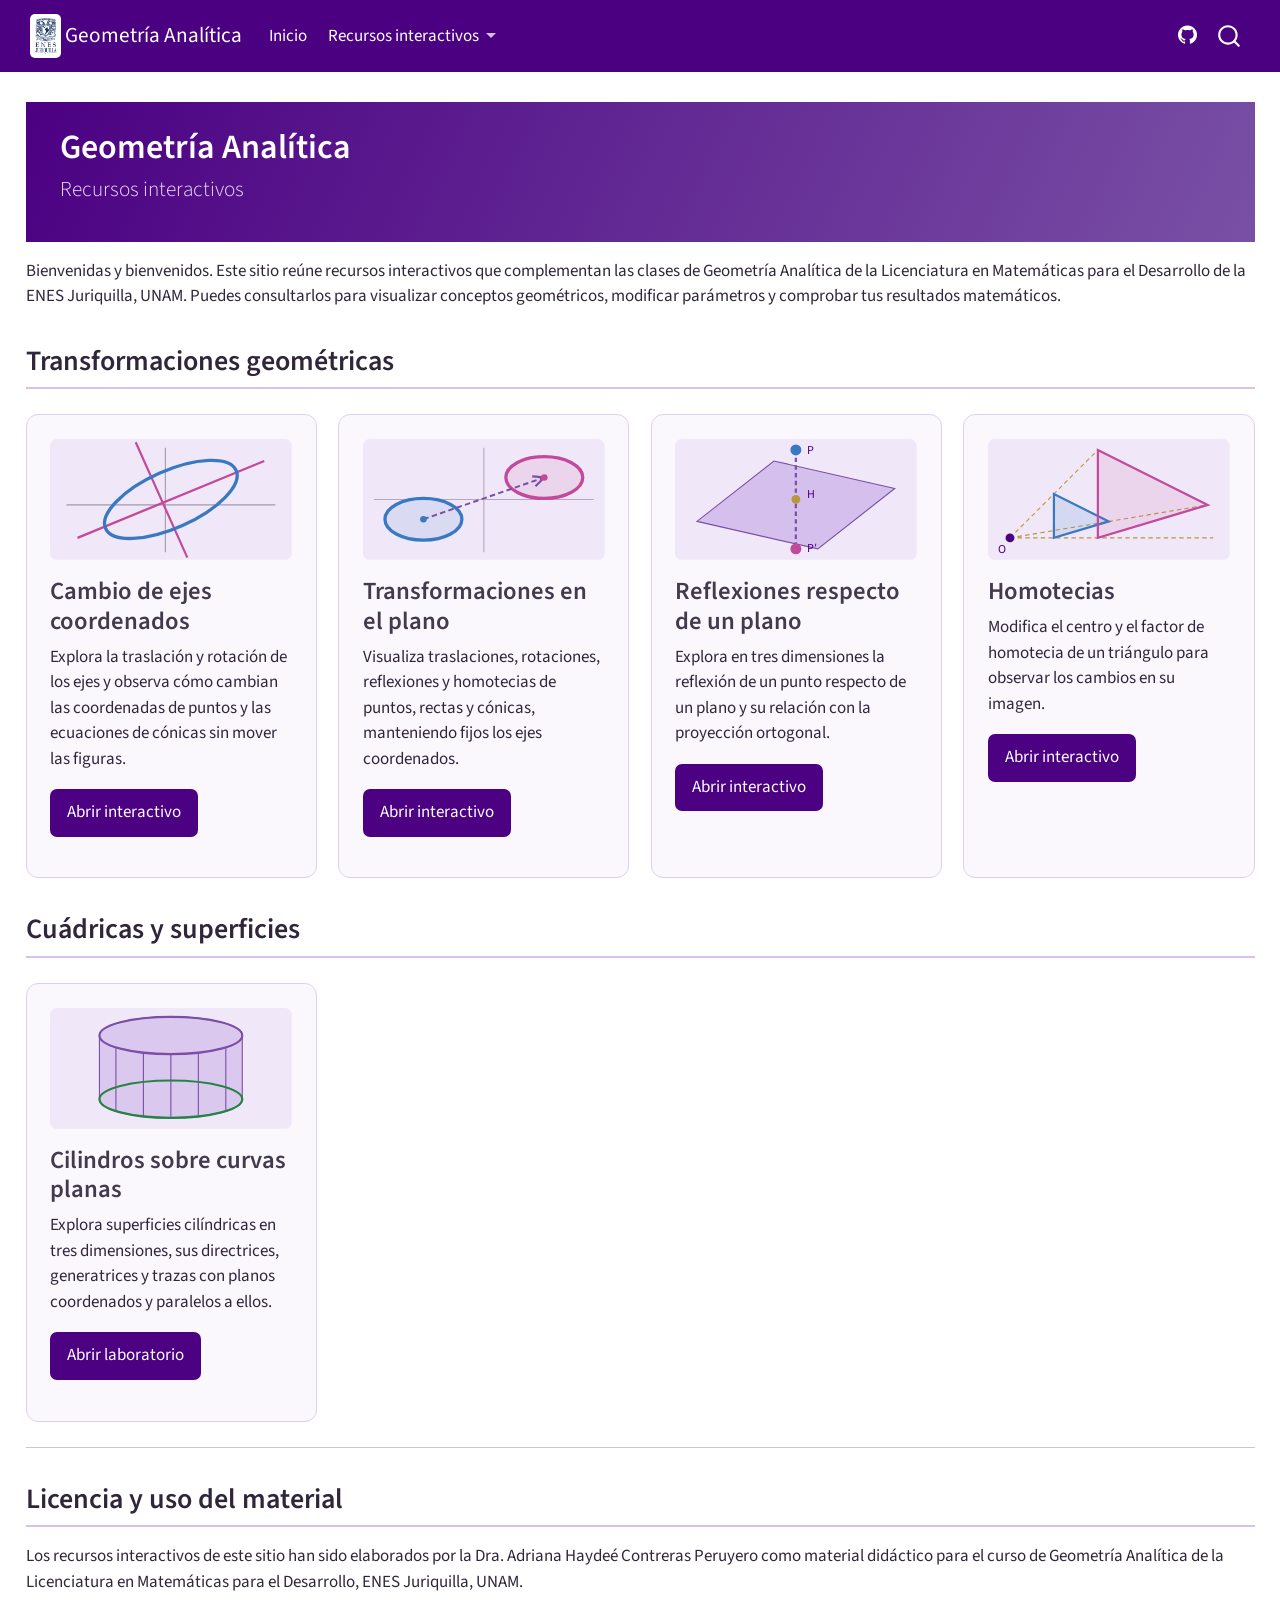
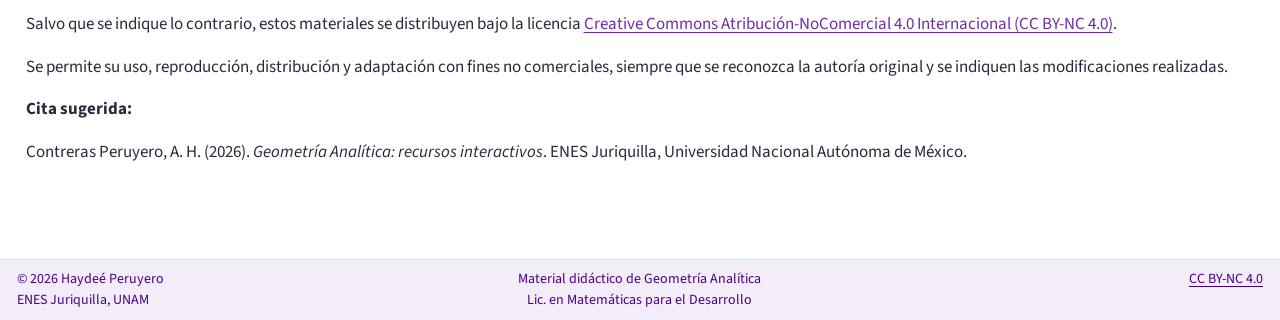
<file: docs/index.html>
<!DOCTYPE html>
<html xmlns="http://www.w3.org/1999/xhtml" lang="es" xml:lang="es"><head>

<meta charset="utf-8">
<meta name="generator" content="quarto-1.10.18">

<meta name="viewport" content="width=device-width, initial-scale=1.0, user-scalable=yes">


<title>Geometría Analítica</title>
<style>
/* Default styles provided by pandoc.
** See https://pandoc.org/MANUAL.html#variables-for-html for config info.
*/
span.smallcaps{font-variant: small-caps;}
div.columns{display: flex; gap: 1.5em;}
div.column{flex: auto;}
@media screen {
div.columns{gap: min(4vw, 1.5em);}
div.column{overflow-x: auto;}
}
div.hanging-indent{margin-left: 1.5em; text-indent: -1.5em;}
ul.task-list{list-style: none;}
ul.task-list li input[type="checkbox"] {
  width: 0.8em;
  margin: 0 0.8em 0.2em -1em; /* quarto-specific, see https://github.com/quarto-dev/quarto-cli/issues/4556 */ 
  vertical-align: middle;
}
</style>


<script src="site_libs/quarto-nav/quarto-nav.js"></script>
<script src="site_libs/quarto-nav/headroom.min.js"></script>
<script src="site_libs/clipboard/clipboard.min.js"></script>
<script src="site_libs/quarto-search/autocomplete.umd.js"></script>
<script src="site_libs/quarto-search/fuse.min.js"></script>
<script src="site_libs/quarto-search/quarto-search.js"></script>
<meta name="quarto:offset" content="./">
<link href="./figures/favicon.png" rel="icon" type="image/png">
<script src="site_libs/quarto-html/quarto.js" type="module"></script>
<script src="site_libs/quarto-html/tabsets/tabsets.js" type="module"></script>
<script src="site_libs/quarto-html/popper.min.js"></script>
<script src="site_libs/quarto-html/tippy.umd.min.js"></script>
<script src="site_libs/quarto-html/anchor.min.js"></script>
<link href="site_libs/quarto-html/tippy.css" rel="stylesheet">
<link href="site_libs/quarto-html/quarto-syntax-highlighting-64a204ab8560d761af7679ceaba22944.css" rel="stylesheet" id="quarto-text-highlighting-styles">
<script src="site_libs/bootstrap/bootstrap.min.js"></script>
<link href="site_libs/bootstrap/bootstrap-icons.css" rel="stylesheet">
<link href="site_libs/bootstrap/bootstrap-29b88373c2cc073819c0a1ed63805d7f.min.css" rel="stylesheet" append-hash="true" id="quarto-bootstrap" data-mode="light">
<script id="quarto-search-options" type="application/json">{
  "location": "navbar",
  "copy-button": false,
  "collapse-after": 3,
  "panel-placement": "end",
  "type": "overlay",
  "limit": 50,
  "keyboard-shortcut": [
    "f",
    "/",
    "s"
  ],
  "show-item-context": false,
  "language": {
    "search-no-results-text": "No se han encontrado resultados",
    "search-matching-documents-text": "documentos encontrados",
    "search-copy-link-title": "Copiar el enlace en la búsqueda",
    "search-hide-matches-text": "Ocultar resultados adicionales",
    "search-more-match-text": "resultado adicional en este documento",
    "search-more-matches-text": "resultados adicionales en este documento",
    "search-clear-button-title": "Borrar",
    "search-text-placeholder": "",
    "search-detached-cancel-button-title": "Cancelar",
    "search-submit-button-title": "Enviar",
    "search-label": "Buscar"
  }
}</script>


<link rel="stylesheet" href="styles.css">
</head>

<body class="nav-fixed quarto-light">

<div id="quarto-search-results"></div>
  <header id="quarto-header" class="headroom fixed-top">
    <nav class="navbar navbar-expand-lg " data-bs-theme="dark">
      <div class="navbar-container container-fluid">
      <div class="navbar-brand-container mx-auto">
    <a href="./index.html" class="navbar-brand navbar-brand-logo">
    <img src="./figures/LogoENES.png" alt="" class="navbar-logo light-content">
    <img src="./figures/LogoENES.png" alt="" class="navbar-logo dark-content">
    </a>
    <a class="navbar-brand" href="./index.html">
    <span class="navbar-title">Geometría Analítica</span>
    </a>
  </div>
            <div id="quarto-search" class="" title="Buscar"></div>
          <button class="navbar-toggler" type="button" data-bs-toggle="collapse" data-bs-target="#navbarCollapse" aria-controls="navbarCollapse" role="menu" aria-expanded="false" aria-label="Navegación de palanca" onclick="if (window.quartoToggleHeadroom) { window.quartoToggleHeadroom(); }">
  <span class="navbar-toggler-icon"></span>
</button>
          <div class="collapse navbar-collapse" id="navbarCollapse">
            <ul class="navbar-nav navbar-nav-scroll me-auto">
  <li class="nav-item">
    <a class="nav-link active" href="./index.html" aria-current="page"> 
<span class="menu-text">Inicio</span></a>
  </li>  
  <li class="nav-item dropdown ">
    <a class="nav-link dropdown-toggle" href="#" id="nav-menu-recursos-interactivos" role="link" data-bs-toggle="dropdown" aria-expanded="false">
 <span class="menu-text">Recursos interactivos</span>
    </a>
    <ul class="dropdown-menu" aria-labelledby="nav-menu-recursos-interactivos">    
        <li class="dropdown-header">Transformaciones geométricas</li>
        <li>
    <a class="dropdown-item" href="./cambio_ejes.html">
 <span class="dropdown-text">Cambio de ejes coordenados</span></a>
  </li>  
        <li>
    <a class="dropdown-item" href="./transformaciones.html">
 <span class="dropdown-text">Transformaciones en el plano</span></a>
  </li>  
        <li>
    <a class="dropdown-item" href="./reflexiones_plano.html">
 <span class="dropdown-text">Reflexiones en el espacio</span></a>
  </li>  
        <li>
    <a class="dropdown-item" href="./homotecias.html">
 <span class="dropdown-text">Homotecias</span></a>
  </li>  
        <li><hr class="dropdown-divider"></li>
        <li class="dropdown-header">Cuádricas y superficies</li>
        <li>
    <a class="dropdown-item" href="./cilindros.html">
 <span class="dropdown-text">Cilindros sobre curvas planas</span></a>
  </li>  
    </ul>
  </li>
</ul>
            <ul class="navbar-nav navbar-nav-scroll ms-auto">
  <li class="nav-item compact">
    <a class="nav-link" href="https://github.com/CursosENESJuriquilla/GA_2027-1"> <i class="bi bi-github" role="img" aria-label="GitHub">
</i> 
<span class="menu-text"></span></a>
  </li>  
</ul>
          </div> <!-- /navcollapse -->
            <div class="quarto-navbar-tools">
</div>
      </div> <!-- /container-fluid -->
    </nav>
</header>
<!-- content -->
<div id="quarto-content" class="quarto-container page-columns page-rows-contents page-layout-full page-navbar">
<!-- sidebar -->
<!-- margin-sidebar -->
    
<!-- main -->
<main class="content column-page" id="quarto-document-content">

<header id="title-block-header" class="quarto-title-block default">
<div class="quarto-title">
<h1 class="title">Geometría Analítica</h1>
<p class="subtitle lead">Recursos interactivos</p>
</div>



<div class="quarto-title-meta column-page">

    
  
    
  </div>
  


</header>


<style>
.resource-grid { display: grid; grid-template-columns: repeat(4, minmax(0, 1fr)); gap: 1.25rem; align-items: stretch; }
.resource-card { display: flex; flex-direction: column; min-width: 0; }
.resource-illustration { display: block; width: 100%; height: auto; margin-bottom: 1rem; flex-shrink: 0; }
.resource-card > p:last-child { margin-top: auto; margin-bottom: 0; padding-top: .75rem; }
.resource-card .app-link { align-self: flex-start; }
@media (max-width: 1200px) { .resource-grid { grid-template-columns: repeat(2, minmax(0, 1fr)); } }
@media (max-width: 650px) { .resource-grid { grid-template-columns: 1fr; } }
</style>
<p>Bienvenidas y bienvenidos. Este sitio reúne recursos interactivos que complementan las clases de Geometría Analítica de la Licenciatura en Matemáticas para el Desarrollo de la ENES Juriquilla, UNAM. Puedes consultarlos para visualizar conceptos geométricos, modificar parámetros y comprobar tus resultados matemáticos.</p>
<section id="transformaciones-geométricas" class="level2">
<h2 class="anchored" data-anchor-id="transformaciones-geométricas">Transformaciones geométricas</h2>
<div class="resource-grid">
<div class="resource-card">
<svg class="resource-illustration" viewbox="0 0 220 110" role="img" aria-label="Cambio de ejes con elipse fija" xmlns="http://www.w3.org/2000/svg"><rect width="220" height="110" rx="6" fill="#f0e8f8"></rect><path d="M15 60H205 M105 8V103" stroke="#a39bae"></path><path d="M25 90L195 20 M78 3L125 108" stroke="#c34a9a" stroke-width="2"></path><ellipse cx="110" cy="55" rx="65" ry="26" transform="rotate(-24 110 55)" fill="none" stroke="#3979c2" stroke-width="3"></ellipse></svg>
<section id="cambio-de-ejes-coordenados" class="level3">
<h3 class="anchored" data-anchor-id="cambio-de-ejes-coordenados">Cambio de ejes coordenados</h3>
<p>Explora la traslación y rotación de los ejes y observa cómo cambian las coordenadas de puntos y las ecuaciones de cónicas sin mover las figuras.</p>
<p><a href="./cambio_ejes.html" class="app-link">Abrir interactivo</a></p>
</section>
</div>
<div class="resource-card">
<svg class="resource-illustration" viewbox="0 0 220 110" role="img" aria-label="Traslación de una elipse con ejes fijos" xmlns="http://www.w3.org/2000/svg"><rect width="220" height="110" rx="6" fill="#f0e8f8"></rect><path d="M10 55H210 M110 8V103" stroke="#b4a8bf"></path><ellipse cx="55" cy="73" rx="35" ry="19" fill="#3979c2" fill-opacity=".12" stroke="#3979c2" stroke-width="3"></ellipse><ellipse cx="165" cy="35" rx="35" ry="19" fill="#c34a9a" fill-opacity=".12" stroke="#c34a9a" stroke-width="3"></ellipse><path d="M55 73L165 35" stroke="#7950a5" stroke-width="1.8" stroke-dasharray="5 3"></path><path d="M154 34L165 35L157 43" fill="none" stroke="#7950a5" stroke-width="2"></path><circle cx="55" cy="73" r="3" fill="#3979c2"></circle><circle cx="165" cy="35" r="3" fill="#c34a9a"></circle></svg>
<section id="transformaciones-en-el-plano" class="level3">
<h3 class="anchored" data-anchor-id="transformaciones-en-el-plano">Transformaciones en el plano</h3>
<p>Visualiza traslaciones, rotaciones, reflexiones y homotecias de puntos, rectas y cónicas, manteniendo fijos los ejes coordenados.</p>
<p><a href="./transformaciones.html" class="app-link">Abrir interactivo</a></p>
</section>
</div>
<div class="resource-card">
<svg class="resource-illustration" viewbox="0 0 220 110" role="img" aria-label="Punto y su reflexión respecto de un plano" xmlns="http://www.w3.org/2000/svg"><rect width="220" height="110" rx="6" fill="#f0e8f8"></rect><path d="M20 75L130 100L200 45L90 20Z" fill="#c4a5e5" fill-opacity=".6" stroke="#7950a5"></path><path d="M110 10V100" stroke="#7950a5" stroke-width="2" stroke-dasharray="4 3"></path><circle cx="110" cy="10" r="5" fill="#3979c2"></circle><circle cx="110" cy="55" r="4" fill="#bc963c"></circle><circle cx="110" cy="100" r="5" fill="#c34a9a"></circle><g font-size="11" fill="#4b0082"><text x="120" y="14">P</text><text x="120" y="54">H</text><text x="120" y="103">P′</text></g></svg>
<section id="reflexiones-respecto-de-un-plano" class="level3">
<h3 class="anchored" data-anchor-id="reflexiones-respecto-de-un-plano">Reflexiones respecto de un plano</h3>
<p>Explora en tres dimensiones la reflexión de un punto respecto de un plano y su relación con la proyección ortogonal.</p>
<p><a href="./reflexiones_plano.html" class="app-link">Abrir interactivo</a></p>
</section>
</div>
<div class="resource-card">
<svg class="resource-illustration" viewbox="0 0 220 110" role="img" aria-label="Homotecia de un triángulo con factor dos" xmlns="http://www.w3.org/2000/svg"><rect width="220" height="110" rx="6" fill="#f0e8f8"></rect><path d="M20 90L205 90 M20 90L100 10 M20 90L200 60" stroke="#bc963c" stroke-dasharray="4 3"></path><path d="M60 90L60 50L110 75Z" fill="#3979c2" fill-opacity=".15" stroke="#3979c2" stroke-width="2"></path><path d="M100 90L100 10L200 60Z" fill="#c34a9a" fill-opacity=".12" stroke="#c34a9a" stroke-width="2"></path><circle cx="20" cy="90" r="4" fill="#4b0082"></circle><text x="9" y="104" font-size="11" fill="#4b0082">O</text></svg>
<section id="homotecias" class="level3">
<h3 class="anchored" data-anchor-id="homotecias">Homotecias</h3>
<p>Modifica el centro y el factor de homotecia de un triángulo para observar los cambios en su imagen.</p>
<p><a href="./homotecias.html" class="app-link">Abrir interactivo</a></p>
</section>
</div>
</div>
</section>
<section id="cuádricas-y-superficies" class="level2">
<h2 class="anchored" data-anchor-id="cuádricas-y-superficies">Cuádricas y superficies</h2>
<div class="resource-grid">
<div class="resource-card">
<svg class="resource-illustration" viewbox="0 0 220 110" role="img" aria-label="Cilindro circular con generatrices" xmlns="http://www.w3.org/2000/svg"><rect width="220" height="110" rx="6" fill="#f0e8f8"></rect><path d="M45 83L45 25A65 17 0 0 1 175 25V83A65 17 0 0 1 45 83" fill="#b38dda" fill-opacity=".35" stroke="#7950a5"></path><ellipse cx="110" cy="25" rx="65" ry="17" fill="none" stroke="#7950a5" stroke-width="2"></ellipse><path d="M60 36V94 M85 41V99 M110 42V100 M135 41V99 M160 36V94" stroke="#7950a5"></path><ellipse cx="110" cy="83" rx="65" ry="17" fill="none" stroke="#238443" stroke-width="2"></ellipse></svg>
<section id="cilindros-sobre-curvas-planas" class="level3">
<h3 class="anchored" data-anchor-id="cilindros-sobre-curvas-planas">Cilindros sobre curvas planas</h3>
<p>Explora superficies cilíndricas en tres dimensiones, sus directrices, generatrices y trazas con planos coordenados y paralelos a ellos.</p>
<p><a href="./cilindros.html" class="app-link">Abrir laboratorio</a></p>
</section>
</div>
</div>
<hr>
</section>
<section id="licencia-y-uso-del-material" class="level2">
<h2 class="anchored" data-anchor-id="licencia-y-uso-del-material">Licencia y uso del material</h2>
<p>Los recursos interactivos de este sitio han sido elaborados por la Dra. Adriana Haydeé Contreras Peruyero como material didáctico para el curso de Geometría Analítica de la Licenciatura en Matemáticas para el Desarrollo, ENES Juriquilla, UNAM.</p>
<p>Salvo que se indique lo contrario, estos materiales se distribuyen bajo la licencia <a href="https://creativecommons.org/licenses/by-nc/4.0/deed.es">Creative Commons Atribución-NoComercial 4.0 Internacional (CC BY-NC 4.0)</a>.</p>
<p>Se permite su uso, reproducción, distribución y adaptación con fines no comerciales, siempre que se reconozca la autoría original y se indiquen las modificaciones realizadas.</p>
<p><strong>Cita sugerida:</strong></p>
<p>Contreras Peruyero, A. H. (2026). <em>Geometría Analítica: recursos interactivos</em>. ENES Juriquilla, Universidad Nacional Autónoma de México.</p>


</section>

<a onclick="window.scrollTo(0, 0); return false;" role="button" id="quarto-back-to-top"><i class="bi bi-arrow-up"></i> Volver arriba</a></main> <!-- /main -->
<script id="quarto-html-after-body" type="application/javascript">
  window.document.addEventListener("DOMContentLoaded", function (event) {
    const icon = "";
    const anchorJS = new window.AnchorJS();
    anchorJS.options = {
      placement: 'right',
      icon: icon
    };
    anchorJS.add('.anchored');
    const isCodeAnnotation = (el) => {
      for (const clz of el.classList) {
        if (clz.startsWith('code-annotation-')) {                     
          return true;
        }
      }
      return false;
    }
    const onCopySuccess = function(e) {
      // button target
      const button = e.trigger;
      // don't keep focus
      button.blur();
      // flash "checked"
      button.classList.add('code-copy-button-checked');
      var currentTitle = button.getAttribute("title");
      button.setAttribute("title", "Copiado");
      let tooltip;
      if (window.bootstrap) {
        button.setAttribute("data-bs-toggle", "tooltip");
        button.setAttribute("data-bs-placement", "left");
        button.setAttribute("data-bs-title", "Copiado");
        tooltip = new bootstrap.Tooltip(button, 
          { trigger: "manual", 
            customClass: "code-copy-button-tooltip",
            offset: [0, -8]});
        tooltip.show();    
      }
      setTimeout(function() {
        if (tooltip) {
          tooltip.hide();
          button.removeAttribute("data-bs-title");
          button.removeAttribute("data-bs-toggle");
          button.removeAttribute("data-bs-placement");
        }
        button.setAttribute("title", currentTitle);
        button.classList.remove('code-copy-button-checked');
      }, 1000);
      // clear code selection
      e.clearSelection();
    }
    const getTextToCopy = function(trigger) {
      const outerScaffold = trigger.parentElement.cloneNode(true);
      const codeEl = outerScaffold.querySelector('code');
      for (const childEl of codeEl.children) {
        if (isCodeAnnotation(childEl)) {
          childEl.remove();
        }
      }
      return codeEl.innerText;
    }
    const clipboard = new window.ClipboardJS('.code-copy-button:not([data-in-quarto-modal])', {
      text: getTextToCopy
    });
    clipboard.on('success', onCopySuccess);
    if (window.document.getElementById('quarto-embedded-source-code-modal')) {
      const clipboardModal = new window.ClipboardJS('.code-copy-button[data-in-quarto-modal]', {
        text: getTextToCopy,
        container: window.document.getElementById('quarto-embedded-source-code-modal')
      });
      clipboardModal.on('success', onCopySuccess);
    }
      var localhostRegex = new RegExp(/^(?:http|https):\/\/localhost\:?[0-9]*\//);
      var mailtoRegex = new RegExp(/^mailto:/);
        var filterRegex = new RegExp("https:\/\/cursosenesjuriquilla\.github\.io\/GA_2027-1\/");
      var isInternal = (href) => {
          return filterRegex.test(href) || localhostRegex.test(href) || mailtoRegex.test(href);
      }
      // Inspect non-navigation links and adorn them if external
     var links = window.document.querySelectorAll('a[href]:not(.nav-link):not(.navbar-brand):not(.toc-action):not(.sidebar-link):not(.sidebar-item-toggle):not(.pagination-link):not(.no-external):not([aria-hidden]):not(.dropdown-item):not(.quarto-navigation-tool):not(.about-link)');
      for (var i=0; i<links.length; i++) {
        const link = links[i];
        if (!isInternal(link.href)) {
          // undo the damage that might have been done by quarto-nav.js in the case of
          // links that we want to consider external
          if (link.dataset.originalHref !== undefined) {
            link.href = link.dataset.originalHref;
          }
        }
      }
    function tippyHover(el, contentFn, onTriggerFn, onUntriggerFn) {
      const config = {
        allowHTML: true,
        maxWidth: 500,
        delay: 100,
        arrow: false,
        appendTo: function(el) {
            return el.parentElement;
        },
        interactive: true,
        interactiveBorder: 10,
        theme: 'quarto',
        placement: 'bottom-start',
      };
      if (contentFn) {
        config.content = contentFn;
      }
      if (onTriggerFn) {
        config.onTrigger = onTriggerFn;
      }
      if (onUntriggerFn) {
        config.onUntrigger = onUntriggerFn;
      }
      window.tippy(el, config); 
    }
    const noterefs = window.document.querySelectorAll('a[role="doc-noteref"]');
    for (var i=0; i<noterefs.length; i++) {
      const ref = noterefs[i];
      tippyHover(ref, function() {
        // use id or data attribute instead here
        let href = ref.getAttribute('data-footnote-href') || ref.getAttribute('href');
        try { href = new URL(href).hash; } catch {}
        const id = href.replace(/^#\/?/, "");
        const note = window.document.getElementById(id);
        if (note) {
          return note.innerHTML;
        } else {
          return "";
        }
      });
    }
    const xrefs = window.document.querySelectorAll('a.quarto-xref');
    const processXRef = (id, note) => {
      // Strip column container classes
      const stripColumnClz = (el) => {
        el.classList.remove("page-full", "page-columns");
        if (el.children) {
          for (const child of el.children) {
            stripColumnClz(child);
          }
        }
      }
      stripColumnClz(note)
      if (id === null || id.startsWith('sec-')) {
        // Special case sections, only their first couple elements
        const container = document.createElement("div");
        if (note.children && note.children.length > 2) {
          container.appendChild(note.children[0].cloneNode(true));
          for (let i = 1; i < note.children.length; i++) {
            const child = note.children[i];
            if (child.tagName === "P" && child.innerText === "") {
              continue;
            } else {
              container.appendChild(child.cloneNode(true));
              break;
            }
          }
          if (window.Quarto?.typesetMath) {
            window.Quarto.typesetMath(container);
          }
          return container.innerHTML
        } else {
          if (window.Quarto?.typesetMath) {
            window.Quarto.typesetMath(note);
          }
          return note.innerHTML;
        }
      } else {
        // Remove any anchor links if they are present
        const anchorLink = note.querySelector('a.anchorjs-link');
        if (anchorLink) {
          anchorLink.remove();
        }
        if (window.Quarto?.typesetMath) {
          window.Quarto.typesetMath(note);
        }
        if (note.classList.contains("callout")) {
          return note.outerHTML;
        } else {
          return note.innerHTML;
        }
      }
    }
    for (var i=0; i<xrefs.length; i++) {
      const xref = xrefs[i];
      tippyHover(xref, undefined, function(instance) {
        instance.disable();
        let url = xref.getAttribute('href');
        let hash = undefined; 
        if (url.startsWith('#')) {
          hash = url;
        } else {
          try { hash = new URL(url).hash; } catch {}
        }
        if (hash) {
          const id = hash.replace(/^#\/?/, "");
          const note = window.document.getElementById(id);
          if (note !== null) {
            try {
              const html = processXRef(id, note.cloneNode(true));
              instance.setContent(html);
            } finally {
              instance.enable();
              instance.show();
            }
          } else {
            // See if we can fetch this
            fetch(url.split('#')[0])
            .then(res => res.text())
            .then(html => {
              const parser = new DOMParser();
              const htmlDoc = parser.parseFromString(html, "text/html");
              const note = htmlDoc.getElementById(id);
              if (note !== null) {
                const html = processXRef(id, note);
                instance.setContent(html);
              } 
            }).finally(() => {
              instance.enable();
              instance.show();
            });
          }
        } else {
          // See if we can fetch a full url (with no hash to target)
          // This is a special case and we should probably do some content thinning / targeting
          fetch(url)
          .then(res => res.text())
          .then(html => {
            const parser = new DOMParser();
            const htmlDoc = parser.parseFromString(html, "text/html");
            const note = htmlDoc.querySelector('main.content');
            if (note !== null) {
              // This should only happen for chapter cross references
              // (since there is no id in the URL)
              // remove the first header
              if (note.children.length > 0 && note.children[0].tagName === "HEADER") {
                note.children[0].remove();
              }
              const html = processXRef(null, note);
              instance.setContent(html);
            } 
          }).finally(() => {
            instance.enable();
            instance.show();
          });
        }
      }, function(instance) {
      });
    }
        let selectedAnnoteEl;
        const selectorForAnnotation = ( cell, annotation) => {
          let cellAttr = 'data-code-cell="' + cell + '"';
          let lineAttr = 'data-code-annotation="' +  annotation + '"';
          const selector = 'span[' + cellAttr + '][' + lineAttr + ']';
          return selector;
        }
        const selectCodeLines = (annoteEl) => {
          const doc = window.document;
          const targetCell = annoteEl.getAttribute("data-target-cell");
          const targetAnnotation = annoteEl.getAttribute("data-target-annotation");
          const annoteSpan = window.document.querySelector(selectorForAnnotation(targetCell, targetAnnotation));
          const lines = annoteSpan.getAttribute("data-code-lines").split(",");
          const lineIds = lines.map((line) => {
            return targetCell + "-" + line;
          })
          let top = null;
          let height = null;
          let parent = null;
          if (lineIds.length > 0) {
              //compute the position of the single el (top and bottom and make a div)
              const el = window.document.getElementById(lineIds[0]);
              top = el.offsetTop;
              height = el.offsetHeight;
              parent = el.parentElement.parentElement;
            if (lineIds.length > 1) {
              const lastEl = window.document.getElementById(lineIds[lineIds.length - 1]);
              const bottom = lastEl.offsetTop + lastEl.offsetHeight;
              height = bottom - top;
            }
            if (top !== null && height !== null && parent !== null) {
              // cook up a div (if necessary) and position it 
              let div = window.document.getElementById("code-annotation-line-highlight");
              if (div === null) {
                div = window.document.createElement("div");
                div.setAttribute("id", "code-annotation-line-highlight");
                div.style.position = 'absolute';
                parent.appendChild(div);
              }
              div.style.top = top - 2 + "px";
              div.style.height = height + 4 + "px";
              div.style.left = 0;
              let gutterDiv = window.document.getElementById("code-annotation-line-highlight-gutter");
              if (gutterDiv === null) {
                gutterDiv = window.document.createElement("div");
                gutterDiv.setAttribute("id", "code-annotation-line-highlight-gutter");
                gutterDiv.style.position = 'absolute';
                const codeCell = window.document.getElementById(targetCell);
                const gutter = codeCell.querySelector('.code-annotation-gutter');
                gutter.appendChild(gutterDiv);
              }
              gutterDiv.style.top = top - 2 + "px";
              gutterDiv.style.height = height + 4 + "px";
            }
            selectedAnnoteEl = annoteEl;
          }
        };
        const unselectCodeLines = () => {
          const elementsIds = ["code-annotation-line-highlight", "code-annotation-line-highlight-gutter"];
          elementsIds.forEach((elId) => {
            const div = window.document.getElementById(elId);
            if (div) {
              div.remove();
            }
          });
          selectedAnnoteEl = undefined;
        };
          // Handle positioning of the toggle
      window.addEventListener(
        "resize",
        throttle(() => {
          elRect = undefined;
          if (selectedAnnoteEl) {
            selectCodeLines(selectedAnnoteEl);
          }
        }, 10)
      );
      function throttle(fn, ms) {
      let throttle = false;
      let timer;
        return (...args) => {
          if(!throttle) { // first call gets through
              fn.apply(this, args);
              throttle = true;
          } else { // all the others get throttled
              if(timer) clearTimeout(timer); // cancel #2
              timer = setTimeout(() => {
                fn.apply(this, args);
                timer = throttle = false;
              }, ms);
          }
        };
      }
        const annoteTargets = window.document.querySelectorAll('.code-annotation-anchor');
        for (let i=0; i<annoteTargets.length; i++) {
          const annoteTarget = annoteTargets[i];
          const targetCell = annoteTarget.getAttribute("data-target-cell");
          const targetAnnotation = annoteTarget.getAttribute("data-target-annotation");
          const contentFn = () => {
            const content = window.document.querySelector(selectorForAnnotation(targetCell, targetAnnotation));
            if (content) {
              const tipContent = content.cloneNode(true);
              tipContent.classList.add("code-annotation-tip-content");
              return tipContent.outerHTML;
            }
          }
          const config = {
            allowHTML: true,
            content: contentFn,
            onShow: (instance) => {
              selectCodeLines(instance.reference);
              instance.reference.classList.add('code-annotation-active');
              window.tippy.hideAll();
            },
            onHide: (instance) => {
              unselectCodeLines();
              instance.reference.classList.remove('code-annotation-active');
            },
            maxWidth: 300,
            delay: [50, 0],
            duration: [200, 0],
            offset: [5, 10],
            arrow: true,
            appendTo: function(el) {
              return el.parentElement.parentElement.parentElement;
            },
            interactive: true,
            interactiveBorder: 10,
            theme: 'quarto',
            placement: 'right',
            popperOptions: {
              modifiers: [
              {
                name: 'flip',
                options: {
                  flipVariations: false, // true by default
                  allowedAutoPlacements: ['right'],
                  fallbackPlacements: ['right', 'top', 'top-start', 'top-end', 'bottom', 'bottom-start', 'bottom-end', 'left'],
                },
              },
              {
                name: 'preventOverflow',
                options: {
                  mainAxis: false,
                  altAxis: false
                }
              }
              ]        
            }      
          };
          window.tippy(annoteTarget, config); 
        }
    const findCites = (el) => {
      const parentEl = el.parentElement;
      if (parentEl) {
        const cites = parentEl.dataset.cites;
        if (cites) {
          return {
            el,
            cites: cites.split(' ')
          };
        } else {
          return findCites(el.parentElement)
        }
      } else {
        return undefined;
      }
    };
    var bibliorefs = window.document.querySelectorAll('a[role="doc-biblioref"]');
    for (var i=0; i<bibliorefs.length; i++) {
      const ref = bibliorefs[i];
      const citeInfo = findCites(ref);
      if (citeInfo) {
        tippyHover(citeInfo.el, function() {
          var popup = window.document.createElement('div');
          citeInfo.cites.forEach(function(cite) {
            var citeDiv = window.document.createElement('div');
            citeDiv.classList.add('hanging-indent');
            citeDiv.classList.add('csl-entry');
            var biblioDiv = window.document.getElementById('ref-' + cite);
            if (biblioDiv) {
              citeDiv.innerHTML = biblioDiv.innerHTML;
            }
            popup.appendChild(citeDiv);
          });
          return popup.innerHTML;
        });
      }
    }
  });
  </script>
</div> <!-- /content -->
<footer class="footer">
  <div class="nav-footer">
    <div class="nav-footer-left">
<p>© 2026 Haydeé Peruyero<br>
ENES Juriquilla, UNAM</p>
</div>   
    <div class="nav-footer-center">
<p>Material didáctico de Geometría Analítica<br>
Lic. en Matemáticas para el Desarrollo</p>
</div>
    <div class="nav-footer-right">
<p><a href="https://creativecommons.org/licenses/by-nc/4.0/deed.es">CC BY-NC 4.0</a></p>
</div>
  </div>
</footer>




</body></html>
</file>
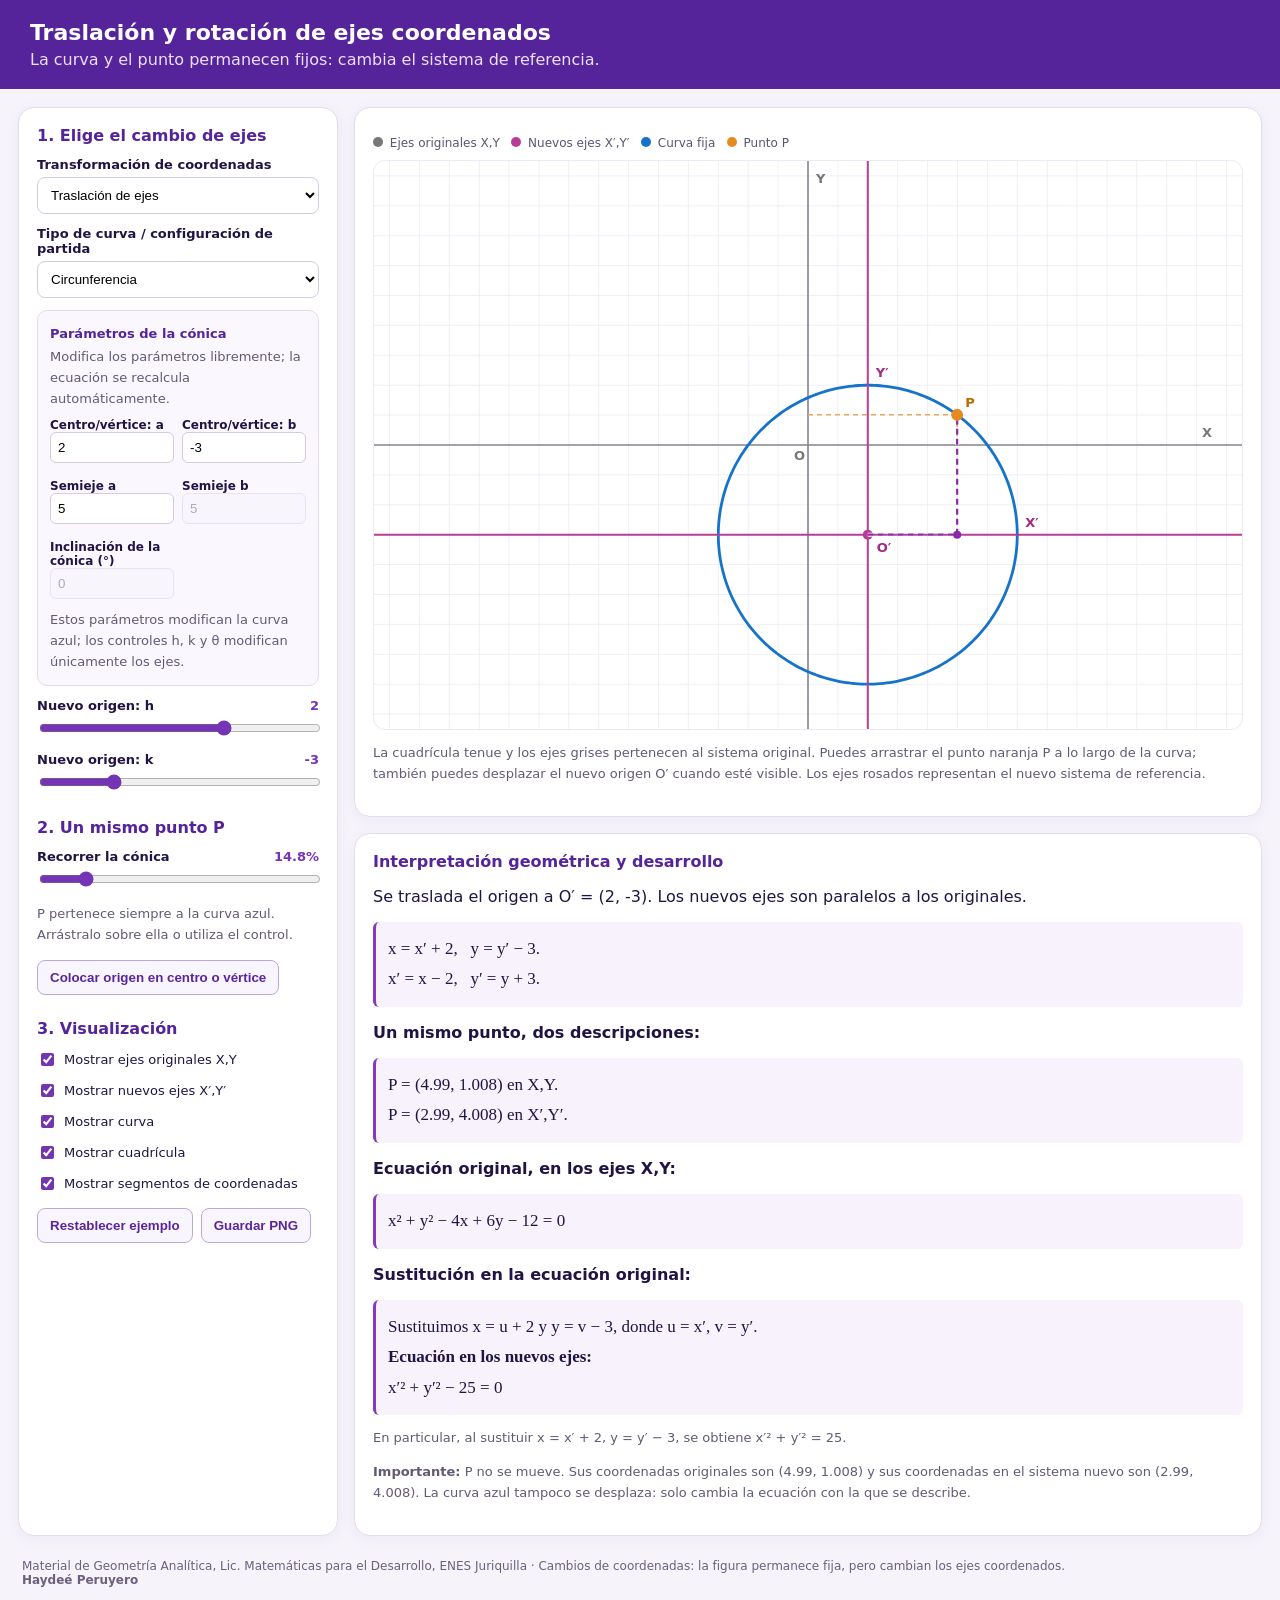
<file: apps/1-cambio_ejes_coordenados.html>
<!doctype html><html lang="es"><head><meta charset="utf-8"><meta name="viewport" content="width=device-width,initial-scale=1"><title>Traslación y rotación de ejes coordenados</title><style>:root{font-family:system-ui,Arial;color:#211443;background:#f6f3fb}*{box-sizing:border-box}body{margin:0}header{background:#55249a;color:white;padding:20px 30px}h1{font-size:22px;margin:0}header p{margin:5px 0 0;color:#ede0ff}.layout{display:grid;grid-template-columns:320px 1fr;gap:16px;padding:18px;max-width:1500px;margin:auto}.panel{background:white;border:1px solid #e4dcef;border-radius:16px;padding:18px;box-shadow:0 3px 15px #4b27700c}h2{font-size:16px;color:#55249a;margin:0 0 12px}label{display:block;font-size:13px;font-weight:650;margin:12px 0 5px}select,input[type=range]{width:100%}select{border:1px solid #d6c9e5;border-radius:8px;padding:9px;background:white}input[type=range]{accent-color:#7533b6}.slider-head{display:flex;justify-content:space-between}.val{color:#7533b6}canvas{display:block;width:100%;height:570px;border:1px solid #eee7f5;border-radius:12px;touch-action:none;background:white}.legend{font-size:12px;color:#5c5470;margin:10px 0}.dot{display:inline-block;width:10px;height:10px;border-radius:50%;margin-right:3px}.math{background:#f7f2fc;padding:12px;border-left:3px solid #8539bb;border-radius:6px;margin:10px 0;line-height:1.8;overflow-wrap:anywhere}.muted{color:#645975;font-size:13px;line-height:1.6}.eq{font-family:Cambria,'Times New Roman',serif;font-size:17px}.actions{display:flex;gap:8px;flex-wrap:wrap;margin-top:15px}button{border:1px solid #bfa7db;color:#59269b;background:#f9f5ff;padding:9px 12px;border-radius:8px;cursor:pointer;font-weight:650}button:hover{background:#efe4ff}footer{max-width:1500px;margin:5px auto 25px;padding:0 22px;color:#6c607c;font-size:12px}.right{display:grid;gap:16px;align-content:start}.toggle{font-weight:400;display:flex;gap:7px;align-items:center}.toggle input{accent-color:#7435b1}.params{margin-top:12px;padding:12px;background:#faf7ff;border:1px solid #e7d9f4;border-radius:10px}.paramgrid{display:grid;grid-template-columns:1fr 1fr;gap:8px}.paramgrid label{margin:4px 0;font-size:12px}.paramgrid input{width:100%;padding:7px;border:1px solid #d6c9e5;border-radius:6px}.paramgrid input:disabled{opacity:.45}@media(max-width:850px){.layout{grid-template-columns:1fr}canvas{height:450px}}</style></head><body><header><h1>Traslación y rotación de ejes coordenados</h1><p>La curva y el punto permanecen fijos: cambia el sistema de referencia.</p></header><main class="layout"><aside class="panel"><h2>1. Elige el cambio de ejes</h2><label>Transformación de coordenadas</label><select id="mode"><option value="trans">Traslación de ejes</option><option value="rot">Rotación de ejes</option><option value="both">Traslación seguida de rotación</option></select><label>Tipo de curva / configuración de partida</label><select id="preset"><option value="circle">Circunferencia</option><option value="hyper">Hipérbola</option><option value="parab">Parábola</option><option value="ellipse">Elipse</option><option value="simple">Punto y ejes, sin curva</option></select><div class="params" id="conicParams"><strong style="font-size:13px;color:#55249a">Parámetros de la cónica</strong><p class="muted" style="margin:5px 0">Modifica los parámetros libremente; la ecuación se recalcula automáticamente.</p><div class="paramgrid"><label>Centro/vértice: a<input id="ca" type="number" step="0.5"></label><label>Centro/vértice: b<input id="cb" type="number" step="0.5"></label><label id="la">Semieje horizontal / escala<input id="ra" type="number" min="0.2" step="0.5"></label><label id="lb">Semieje vertical<input id="rb" type="number" min="0.2" step="0.5"></label><label>Inclinación de la cónica (°)<input id="phi" type="number" step="5"></label></div><p class="muted" style="margin:7px 0 0">Estos parámetros modifican la curva azul; los controles h, k y θ modifican únicamente los ejes.</p></div><div id="translation"><label class="slider-head">Nuevo origen: h <span id="hv" class="val"></span></label><input id="h" type="range" min="-6" max="6" step="0.5"><label class="slider-head">Nuevo origen: k <span id="kv" class="val"></span></label><input id="k" type="range" min="-6" max="6" step="0.5"></div><div id="rotation"><label class="slider-head">Ángulo θ (grados) <span id="tv" class="val"></span></label><input id="theta" type="range" min="-180" max="180" step="5"></div><h2 style="margin-top:24px">2. Un mismo punto P</h2><div id="oncurve"><label class="slider-head">Recorrer la cónica <span id="pv" class="val"></span></label><input id="parameter" type="range" min="0" max="1000" step="1" value="125"><p class="muted">P pertenece siempre a la curva azul. Arrástralo sobre ella o utiliza el control.</p></div><div id="freepoint"><label class="slider-head">Coordenada x de P <span id="pxv" class="val"></span></label><input id="px" type="range" min="-9" max="9" step="0.5"><label class="slider-head">Coordenada y de P <span id="pyv" class="val"></span></label><input id="py" type="range" min="-9" max="9" step="0.5"></div><div class="actions"><button id="align">Colocar origen en centro o vértice</button></div><h2 style="margin-top:24px">3. Visualización</h2><label class="toggle"><input id="old" type="checkbox" checked> Mostrar ejes originales X,Y</label><label class="toggle"><input id="new" type="checkbox" checked> Mostrar nuevos ejes X′,Y′</label><label class="toggle"><input id="curve" type="checkbox" checked> Mostrar curva</label><label class="toggle"><input id="grid" type="checkbox" checked> Mostrar cuadrícula</label><label class="toggle"><input id="helpers" type="checkbox" checked> Mostrar segmentos de coordenadas</label><div class="actions"><button id="reset">Restablecer ejemplo</button><button id="save">Guardar PNG</button></div></aside><div class="right"><section class="panel"><div class="legend"><span class="dot" style="background:#777"></span> Ejes originales X,Y &nbsp; <span class="dot" style="background:#b83d95"></span> Nuevos ejes X′,Y′ &nbsp; <span class="dot" style="background:#1673cc"></span> Curva fija &nbsp; <span class="dot" style="background:#e78b20"></span> Punto P</div><canvas id="plot"></canvas><p class="muted">La cuadrícula tenue y los ejes grises pertenecen al sistema original. Puedes arrastrar el punto naranja P a lo largo de la curva; también puedes desplazar el nuevo origen O′ cuando esté visible. Los ejes rosados representan el nuevo sistema de referencia.</p></section><section class="panel"><h2>Interpretación geométrica y desarrollo</h2><div id="interpret"></div></section></div></main><footer>Material de Geometría Analítica, Lic. Matemáticas para el Desarrollo, ENES Juriquilla · Cambios de coordenadas: la figura permanece fija, pero cambian los ejes coordenados.<br><strong>Haydeé Peruyero</strong></footer><script>
const $=id=>document.getElementById(id), ids=['h','k','theta','px','py'], cids=['ca','cb','ra','rb','phi'], cv=$('plot'),ctx=cv.getContext('2d');let drag=null;const presets={circle:{h:2,k:-3,theta:0,px:5,py:1,parameter:148,mode:'trans'},hyper:{h:-3,k:1,theta:0,px:-1,py:1,parameter:750,mode:'trans'},parab:{h:2,k:3,theta:0,px:3,py:5,parameter:611,mode:'trans'},ellipse:{h:1,k:2,theta:45,px:1.707,py:2.707,parameter:0,mode:'both'},simple:{h:2,k:1,theta:30,px:4,py:3,mode:'trans'}};const fmt=n=>{if(Math.abs(n)<1e-9)n=0;return Number(n.toFixed(3)).toString()};const sign=n=>n<0?' − '+fmt(-n):' + '+fmt(n);const minus=(v,a)=>a===0?v:v+(a>0?' − '+fmt(a):' + '+fmt(-a));const sq=s=>'('+s+')²';const conicDefaults={circle:[2,-3,5,5,0],hyper:[-3,1,2,1,0],parab:[2,3,1,1,0],ellipse:[1,2,1,Math.SQRT1_2,45],simple:[0,0,1,1,0]};
function setup(){const name=$('preset').value,p=presets[name];ids.forEach(id=>$(id).value=p[id]);cids.forEach((id,i)=>$(id).value=conicDefaults[name][i]);$('parameter').value=p.parameter??125;$('mode').value=p.mode;update()}
function curvePoint(name,u){const t=u/1000,a=+$('ca').value,b=+$('cb').value,ra=Math.max(.01,Math.abs(+$('ra').value)),rb=Math.max(.01,Math.abs(+$('rb').value)),phi=+$('phi').value*Math.PI/180,c=Math.cos(phi),si=Math.sin(phi);let x=0,y=0;
 if(name==='circle'||name==='ellipse'){const z=t*2*Math.PI;x=ra*Math.cos(z);y=(name==='circle'?ra:rb)*Math.sin(z)}
 else if(name==='hyper'){const branch=t<.5?1:-1;const z=((t%0.5)/0.5)*4.4-2.2;x=branch*ra*Math.cosh(z);y=rb*Math.sinh(z)}
 else if(name==='parab'){const z=-6+12*t;x=z*z/(4*ra);y=z}
 else return [+$('px').value,+$('py').value];return [a+x*c-y*si,b+x*si+y*c]}
function get(){const m=$('mode').value,n=$('preset').value,p=curvePoint(n,+$('parameter').value);return {m,h:m==='rot'?0:+$('h').value,k:m==='rot'?0:+$('k').value,t:m==='trans'?0:+$('theta').value*Math.PI/180,px:p[0],py:p[1]}}function worldToNew(x,y,s){let a=x-s.h,b=y-s.k;return [a*Math.cos(s.t)+b*Math.sin(s.t),-a*Math.sin(s.t)+b*Math.cos(s.t)]}function newToWorld(x,y,s){return [s.h+x*Math.cos(s.t)-y*Math.sin(s.t),s.k+x*Math.sin(s.t)+y*Math.cos(s.t)]}let W,H,scale,ox,oy;function pos(x,y){return [ox+x*scale,oy-y*scale]}function line(a,b,color,width=1,dash=[]){const p=pos(...a),q=pos(...b);ctx.beginPath();ctx.setLineDash(dash);ctx.strokeStyle=color;ctx.lineWidth=width;ctx.moveTo(...p);ctx.lineTo(...q);ctx.stroke();ctx.setLineDash([])}function point(x,y,color,r=5){const p=pos(x,y);ctx.beginPath();ctx.arc(...p,r,0,Math.PI*2);ctx.fillStyle=color;ctx.fill()}function textAt(str,x,y,color,dx=8,dy=-8){const p=pos(x,y);ctx.fillStyle=color;ctx.font='bold 13px system-ui';ctx.fillText(str,p[0]+dx,p[1]+dy)}function path(f,a,b,n=300){ctx.beginPath();let started=false;for(let i=0;i<=n;i++){const t=a+(b-a)*i/n;let p=f(t);if(!p||!isFinite(p[0])||!isFinite(p[1])){started=false;continue}const q=pos(...p);if(!started){ctx.moveTo(...q);started=true}else ctx.lineTo(...q)}ctx.strokeStyle='#1673cc';ctx.lineWidth=2.8;ctx.stroke()}function drawCurve(name){if(name==='circle'||name==='ellipse'){path(t=>curvePoint(name,t*1000/(2*Math.PI)),0,2*Math.PI)}else if(name==='hyper'){for(const start of [0,.5])path(t=>curvePoint(name,1000*(start+(t+2.2)/4.4*.499999)), -2.2,2.2)}else if(name==='parab'){path(t=>curvePoint(name,(t+6)/12*1000),-6,6)}}
function draw(){const s=get();const dpr=window.devicePixelRatio||1;W=cv.clientWidth;H=cv.clientHeight;cv.width=Math.round(W*dpr);cv.height=Math.round(H*dpr);ctx.setTransform(dpr,0,0,dpr,0,0);ctx.clearRect(0,0,W,H);scale=Math.min(W/24,H/19);ox=W/2;oy=H/2;const lim=30;if($('grid').checked){for(let i=-lim;i<=lim;i++){line([i,-lim],[i,lim],'#eeeaf4',0.8);line([-lim,i],[lim,i],'#eeeaf4',0.8)}}if($('old').checked){line([-lim,0],[lim,0],'#88838e',1.6);line([0,-lim],[0,lim],'#88838e',1.6);textAt('X',W/scale/2-1,0,'#777',-10,-8);textAt('Y',0,H/scale/2-1,'#777');textAt('O',0,0,'#777',-14,15)}if($('curve').checked)drawCurve($('preset').value);if($('new').checked){const ux=[Math.cos(s.t),Math.sin(s.t)],uy=[-Math.sin(s.t),Math.cos(s.t)];line([s.h-lim*ux[0],s.k-lim*ux[1]],[s.h+lim*ux[0],s.k+lim*ux[1]],'#b83d95',2);line([s.h-lim*uy[0],s.k-lim*uy[1]],[s.h+lim*uy[0],s.k+lim*uy[1]],'#b83d95',2);point(s.h,s.k,'#b83d95',5);textAt('O′',s.h,s.k,'#a12b83',9,17);textAt('X′',s.h+5*ux[0],s.k+5*ux[1],'#a12b83');textAt('Y′',s.h+5*uy[0],s.k+5*uy[1],'#a12b83')}const [xp,yp]=worldToNew(s.px,s.py,s);if($('helpers').checked){line([s.px,0],[s.px,s.py],'#e5a95c',1.5,[5,4]);line([0,s.py],[s.px,s.py],'#e5a95c',1.5,[5,4]);const q=newToWorld(xp,0,s);line([s.h,s.k],q,'#ffffff',4,[6,4]);line([s.h,s.k],q,'#8b29a8',2.2,[6,4]);line(q,[s.px,s.py],'#ffffff',4,[6,4]);line(q,[s.px,s.py],'#8b29a8',2.2,[6,4]);point(...q,'#8b29a8',4)}point(s.px,s.py,'#e78b20',6);textAt('P',s.px,s.py,'#b86c00');}function eq(name){if(name==='simple')return null;const a=+$('ca').value,b=+$('cb').value,ra=Math.max(.01,Math.abs(+$('ra').value)),rb=Math.max(.01,Math.abs(+$('rb').value)),ph=+$('phi').value*Math.PI/180,c=Math.cos(ph),si=Math.sin(ph);const F=(x,y)=>{const u=(x-a)*c+(y-b)*si,v=-(x-a)*si+(y-b)*c;
if(name==='circle'||name==='ellipse')return u*u/(ra*ra)+v*v/((name==='circle'?ra:rb)**2)-1;
if(name==='hyper')return u*u/(ra*ra)-v*v/(rb*rb)-1;
return v*v-4*ra*u};
const q=polynomialCoeffs(F);const factor=name==='circle'?ra*ra:name==='ellipse'||name==='hyper'?ra*ra*rb*rb:1;const expanded=Object.fromEntries(Object.entries(q).map(([key,value])=>[key,value*factor]));return {original:polyStringWithVars(expanded,'x','y'),f:F,factor}}
function polynomialCoeffs(f){const F=f(0,0),A=(f(1,0)+f(-1,0)-2*F)/2,C=(f(0,1)+f(0,-1)-2*F)/2,B=f(1,1)-f(1,0)-f(0,1)+F,D=(f(1,0)-f(-1,0))/2,E=(f(0,1)-f(0,-1))/2;return {A,B,C,D,E,F}}
function polyStringWithVars(p,x,y){let out='';for(const [n,t] of [[p.A,x+'²'],[p.B,x+y],[p.C,y+'²'],[p.D,x],[p.E,y],[p.F,'']]){if(Math.abs(n)<.0001)continue;const a=Math.abs(n);out+=(out?(n<0?' − ':' + '):(n<0?'−':''))+(t&&Math.abs(a-1)<1e-9?'':fmt(a))+t}return (out||'0')+' = 0'}
function polynomial(s,e){if(!e)return null;const f=e.f;const z=(x,y)=>{const p=newToWorld(x,y,s);return f(...p)};const F=z(0,0),A=(z(1,0)+z(-1,0)-2*F)/2,C=(z(0,1)+z(0,-1)-2*F)/2,B=z(1,1)-z(1,0)-z(0,1)+F,D=(z(1,0)-z(-1,0))/2,E=(z(0,1)-z(0,-1))/2;return {A,B,C,D,E,F}}function polynomialText(p,v){if(!p)return '';let out='';for(const [n,term] of [[p.A,v+'²'],[p.B,v+'w'],[p.C,'w²'],[p.D,v],[p.E,'w'],[p.F,'']]){if(Math.abs(n)<0.0001)continue;const abs=Math.abs(n),val=fmt(abs),coef=term&&Math.abs(abs-1)<1e-9?'':val;out+=(out?(n<0?' − ':' + '):(n<0?'−':''))+coef+term}return (out||'0').replaceAll('w','′y').replaceAll(v+'′y',"x′y′")+' = 0'}function polyString(p){if(!p)return '';let out='';for(const [n,t] of [[p.A,'x′²'],[p.B,'x′y′'],[p.C,'y′²'],[p.D,'x′'],[p.E,'y′'],[p.F,'']]){if(Math.abs(n)<0.0001)continue;const a=Math.abs(n);out+=(out?(n<0?' − ':' + '):(n<0?'−':''))+(t&&Math.abs(a-1)<1e-9?'':fmt(a))+t}return (out||'0')+' = 0'}function update(){const s=get();const hasCurve=$('preset').value!=='simple';$('conicParams').style.display=hasCurve?'block':'none';$('rb').disabled=$('preset').value==='circle'||$('preset').value==='parab';$('phi').disabled=$('preset').value==='circle';$('la').firstChild.textContent=$('preset').value==='parab'?'Parámetro p (4p)':'Semieje a';$('lb').firstChild.textContent='Semieje b';$('oncurve').style.display=hasCurve?'block':'none';$('freepoint').style.display=hasCurve?'none':'block';$('align').style.display=hasCurve&&s.m!=='rot'?'inline-block':'none';$('pv').textContent=fmt(100*+$('parameter').value/1000)+'%';$('translation').style.display=s.m==='rot'?'none':'block';$('rotation').style.display=s.m==='trans'?'none':'block';for(const id of ids){const labelId=id==='theta'?'tv':id+'v';$(labelId).textContent=$(id).value;}const [xp,yp]=worldToNew(s.px,s.py,s);const c=fmt(Math.cos(s.t)),si=fmt(Math.sin(s.t));const xexpr=s.m==='trans'?`x′${sign(s.h)}`:`(${c})x′ − (${si})y′${s.m==='both'?sign(s.h):''}`;const yexpr=s.m==='trans'?`y′${sign(s.k)}`:`(${si})x′ + (${c})y′${s.m==='both'?sign(s.k):''}`;let intro='',formula='';if(s.m==='trans'){intro=`Se traslada el origen a O′ = (${fmt(s.h)}, ${fmt(s.k)}). Los nuevos ejes son paralelos a los originales.`;formula=`x = x′${sign(s.h)}, &nbsp; y = y′${sign(s.k)}.<br>x′ = x${sign(-s.h)}, &nbsp; y′ = y${sign(-s.k)}.`}else if(s.m==='rot'){intro=`Los ejes giran ${fmt(s.t*180/Math.PI)}° alrededor de O, en ${s.t>=0?'sentido antihorario':'sentido horario'}. El origen no cambia.`;formula=`x = x′ cos θ − y′ sen θ,<br>y = x′ sen θ + y′ cos θ.<br><br>x′ = x cos θ + y sen θ,<br>y′ = −x sen θ + y cos θ.`}else{intro=`Primero se traslada el origen a O′ = (${fmt(s.h)}, ${fmt(s.k)}) y después se giran los nuevos ejes ${fmt(s.t*180/Math.PI)}°.`;formula=`x = x″ cos θ − y″ sen θ + h,<br>y = x″ sen θ + y″ cos θ + k.<br><span class="muted">En este modo las coordenadas finales se indican con dos primas (x″, y″).</span>`}const v=s.m==='both'?'(x″, y″)':'(x′, y′)';const eqn=eq($('preset').value),p=polynomial(s,eqn);if(p&&eqn){for(const key of ['A','B','C','D','E','F'])p[key]*=eqn.factor;}let extra='';if(eqn){extra=`<p><strong>Ecuación original, en los ejes X,Y:</strong></p><div class="math eq">${eqn.original}</div><p><strong>Sustitución en la ecuación original:</strong></p><div class="math eq">Sustituimos x = ${xexpr.replaceAll('x′','u').replaceAll('y′','v')} y y = ${yexpr.replaceAll('x′','u').replaceAll('y′','v')}, donde ${s.m==='both'?'u = x″, v = y″':'u = x′, v = y′'}.<br><strong>Ecuación en los nuevos ejes:</strong><br>${polyString(p).replaceAll('x′',s.m==='both'?'x″':'x′').replaceAll('y′',s.m==='both'?'y″':'y′')}</div>`;if($('preset').value==='circle'&&s.m==='trans'&&s.h===2&&s.k===-3&&+$('ca').value===2&&+$('cb').value===-3&&+$('ra').value===5)extra+=`<p class="muted">En particular, al sustituir x = x′ + 2, y = y′ − 3, se obtiene x′² + y′² = 25.</p>`}else extra='<p class="muted">En este ejemplo se estudia solamente cómo cambian las coordenadas de P.</p>';let note=`<p class="muted"><strong>Importante:</strong> P no se mueve. Sus coordenadas originales son (${fmt(s.px)}, ${fmt(s.py)}) y sus coordenadas en el sistema nuevo son (${fmt(xp)}, ${fmt(yp)}). La curva azul tampoco se desplaza: solo cambia la ecuación con la que se describe.</p>`;$('interpret').innerHTML=`<p>${intro}</p><div class="math eq">${formula}</div><p><strong>Un mismo punto, dos descripciones:</strong></p><div class="math eq">P = (${fmt(s.px)}, ${fmt(s.py)}) en X,Y.<br>P = (${fmt(xp)}, ${fmt(yp)}) en ${s.m==='both'?'X″,Y″':'X′,Y′'}.</div>${extra}${note}`;draw()}ids.forEach(id=>$(id).addEventListener('input',update));cids.forEach(id=>$(id).addEventListener('input',()=>{if(id==='ra'&&$('preset').value==='circle')$('rb').value=$('ra').value;update()}));$('parameter').addEventListener('input',update);$('align').addEventListener('click',()=>{const n=$('preset').value;if(n==='simple')return; $('h').value=$('ca').value;$('k').value=$('cb').value;update()});['mode','old','new','curve','grid','helpers'].forEach(id=>$(id).addEventListener('change',update));$('preset').addEventListener('change',setup);$('reset').addEventListener('click',setup);$('save').addEventListener('click',()=>{const a=document.createElement('a');a.download='cambio_de_ejes.png';a.href=cv.toDataURL('image/png');a.click()});function locate(ev){const r=cv.getBoundingClientRect();return [(ev.clientX-r.left-ox)/scale,(oy-(ev.clientY-r.top))/scale]}cv.addEventListener('pointerdown',e=>{const p=locate(e),s=get();if(Math.hypot(p[0]-s.px,p[1]-s.py)<0.6)drag='point';else if(s.m!=='rot'&&Math.hypot(p[0]-s.h,p[1]-s.k)<0.6)drag='origin';if(drag)cv.setPointerCapture(e.pointerId)});cv.addEventListener('pointermove',e=>{if(!drag)return;const p=locate(e);const clamp=(n)=>Math.max(-6,Math.min(6,Math.round(n*2)/2));if(drag==='point'){if($('preset').value==='simple'){$('px').value=Math.max(-9,Math.min(9,Math.round(p[0]*2)/2));$('py').value=Math.max(-9,Math.min(9,Math.round(p[1]*2)/2))}else{let best=Infinity,bestu=0;for(let u=0;u<=1000;u++){const q=curvePoint($('preset').value,u),d=(q[0]-p[0])**2+(q[1]-p[1])**2;if(d<best){best=d;bestu=u}}$('parameter').value=bestu}}else{$('h').value=clamp(p[0]);$('k').value=clamp(p[1])}update()});cv.addEventListener('pointerup',()=>drag=null);cv.addEventListener('pointercancel',()=>drag=null);window.addEventListener('resize',draw);setup();</script></body></html>
</file>
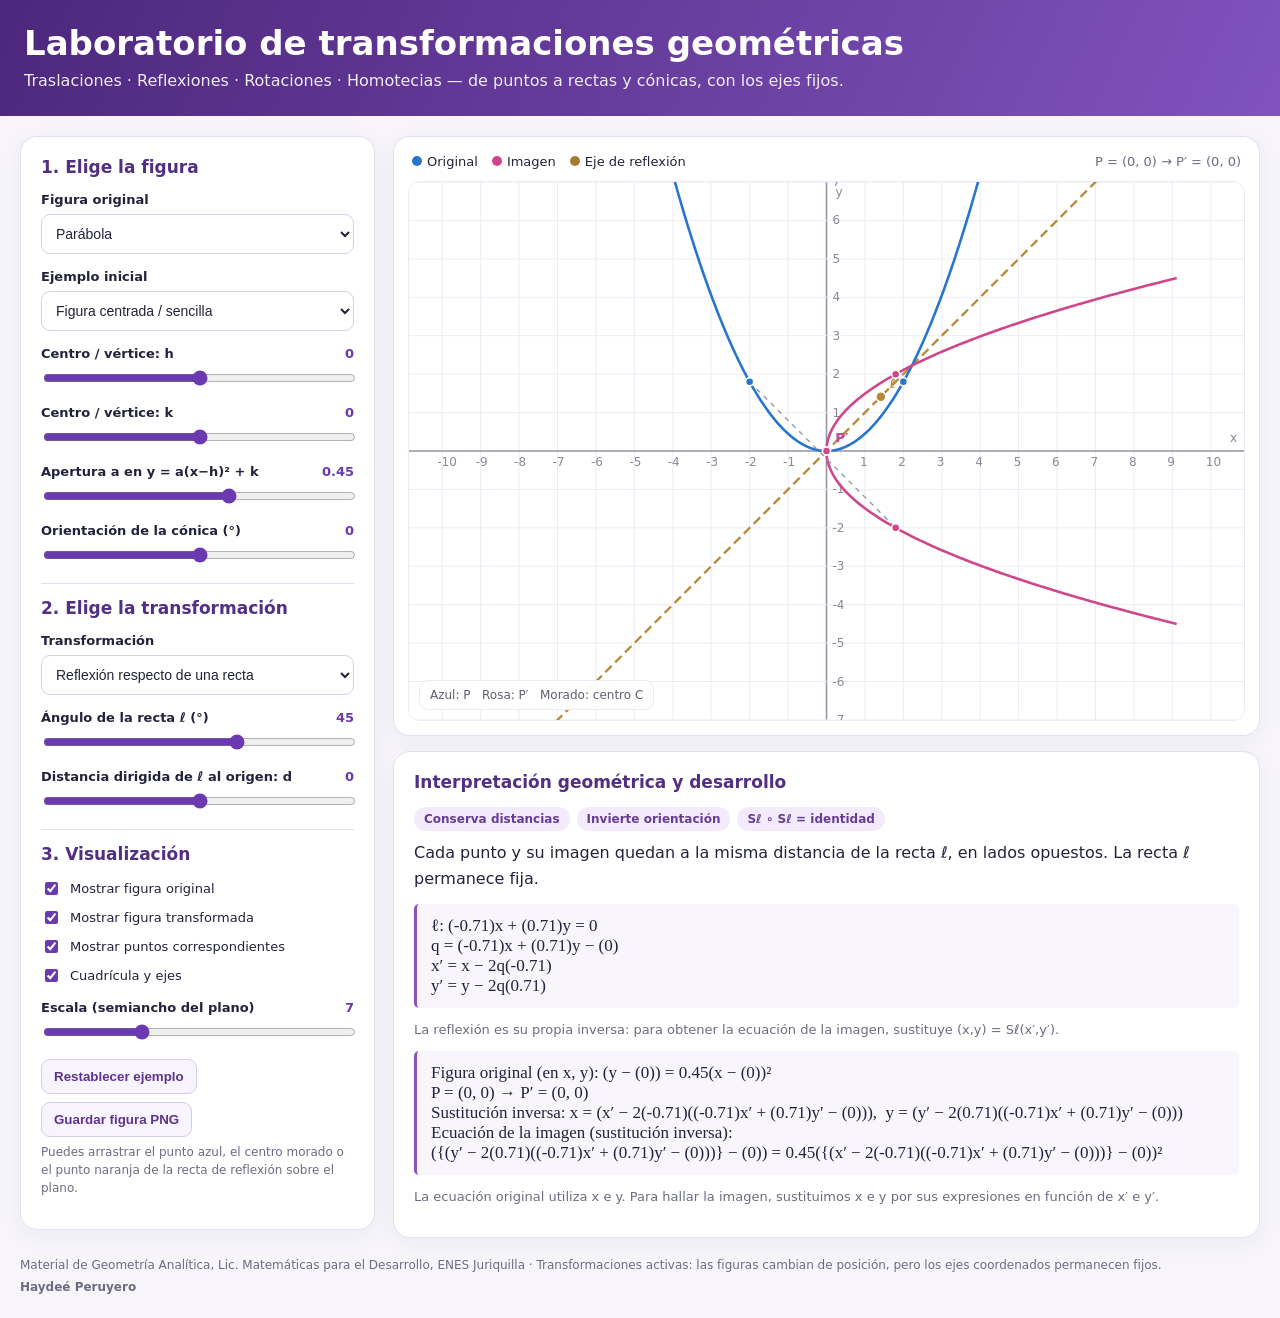
<file: apps/2-transformaciones.html>
<!doctype html><html lang="es"><head><meta charset="utf-8"><meta name="viewport" content="width=device-width, initial-scale=1"><title>Laboratorio de transformaciones geométricas</title><style>
:root{--ink:#22233b;--muted:#6b6c80;--purple:#6b3ab1;--blue:#2876cb;--pink:#d1468a;--bg:#f7f5fb;--line:#e5dff0}*{box-sizing:border-box}body{margin:0;background:var(--bg);color:var(--ink);font-family:Inter,system-ui,-apple-system,Segoe UI,sans-serif}.top{background:linear-gradient(115deg,#4d277d,#8053bd);color:white;padding:23px max(24px,calc((100vw - 1400px)/2));}.top h1{margin:0 0 6px;font-size:clamp(23px,3vw,34px)}.top p{margin:0;opacity:.9;line-height:1.5}.shell{max-width:1440px;margin:auto;padding:20px;display:grid;grid-template-columns:minmax(300px,355px) minmax(450px,1fr);gap:18px}.panel,.plotcard,.explain{background:white;border:1px solid var(--line);border-radius:17px;box-shadow:0 6px 24px #31214d0c}.panel{padding:20px;align-self:start}.panel h2,.explain h2{font-size:17px;color:#513083;margin:0 0 15px}.field{margin:15px 0}.field label{display:block;font-weight:650;font-size:13px;margin-bottom:7px}.field select,.field input[type=number]{width:100%;border:1px solid #d8d0e5;background:#fff;padding:10px;border-radius:9px;color:var(--ink);font-size:14px}.field input[type=range]{width:100%;accent-color:var(--purple)}.pair{display:grid;grid-template-columns:1fr 1fr;gap:10px}.value{color:var(--purple);font-weight:750;float:right}.hint{font-size:12px;color:var(--muted);line-height:1.5;margin-top:6px}.section{border-top:1px solid var(--line);margin-top:16px;padding-top:14px}.check{display:flex;gap:9px;align-items:center;font-size:13px;margin:10px 0}.check input{accent-color:var(--purple)}button{cursor:pointer;border:1px solid #d8cbea;background:#f8f4ff;color:#5d328d;border-radius:9px;padding:9px 12px;font-weight:650}button:hover{background:#efe4ff}.buttons{display:flex;flex-wrap:wrap;gap:8px}.main{display:flex;flex-direction:column;gap:15px;min-width:0}.plotcard{padding:14px}.plothead{display:flex;align-items:center;justify-content:space-between;gap:12px;flex-wrap:wrap;padding:3px 4px 12px}.legend{display:flex;gap:14px;flex-wrap:wrap;font-size:13px}.dot{display:inline-block;width:10px;height:10px;border-radius:50%;margin-right:5px}.plotwrap{position:relative;aspect-ratio:1.55;min-height:330px;border:1px solid #eee9f3;border-radius:12px;overflow:hidden;background:white}canvas{display:block;width:100%;height:100%;touch-action:none}.float{position:absolute;bottom:10px;left:10px;background:#fffffff0;border:1px solid #eee8f3;padding:7px 10px;border-radius:9px;font-size:12px;color:#625b6e;pointer-events:none}.explain{padding:20px}.explain p{line-height:1.65;margin:9px 0}.math{font-family:Cambria,Georgia,serif;font-size:17px;white-space:pre-wrap;overflow-wrap:anywhere;background:#f8f5fd;border-left:3px solid #8554c1;padding:12px 14px;border-radius:5px;margin:11px 0}.small{font-size:13px;color:var(--muted)}.chips{display:flex;gap:7px;flex-wrap:wrap}.chip{background:#f3eafb;color:#653d93;border-radius:20px;padding:5px 10px;font-size:12px;font-weight:650}.foot{max-width:1440px;margin:0 auto 24px;padding:0 20px;font-size:12px;color:var(--muted)}@media(max-width:900px){.shell{grid-template-columns:1fr}.panel{order:2}.main{order:1}.plotwrap{aspect-ratio:1.15}}@media(max-width:540px){.shell{padding:10px}.plotwrap{min-height:300px}.top{padding:20px}}
</style></head><body><header class="top"><h1>Laboratorio de transformaciones geométricas</h1><p>Traslaciones · Reflexiones · Rotaciones · Homotecias — de puntos a rectas y cónicas, con los ejes fijos.</p></header><div class="shell"><aside class="panel"><h2>1. Elige la figura</h2><div class="field"><label for="shape">Figura original</label><select id="shape"><option value="point">Punto</option><option value="line">Recta</option><option value="circle">Circunferencia</option><option value="parabola" selected>Parábola</option><option value="ellipse">Elipse</option><option value="hyperbola">Hipérbola</option></select></div><div class="field"><label for="preset">Ejemplo inicial</label><select id="preset"><option value="simple">Figura centrada / sencilla</option><option value="shift">Figura desplazada</option><option value="tilt">Figura inclinada (cónica)</option></select></div><div id="shapeFields"></div><div class="section"><h2>2. Elige la transformación</h2><div class="field"><label for="transform">Transformación</label><select id="transform"><option value="translation">Traslación</option><option value="reflectLine" selected>Reflexión respecto de una recta</option><option value="reflectPoint">Reflexión respecto de un punto</option><option value="rotation">Rotación</option><option value="homothety">Homotecia</option></select></div><div id="transFields"></div></div><div class="section"><h2>3. Visualización</h2><label class="check"><input id="original" type="checkbox" checked>Mostrar figura original</label><label class="check"><input id="image" type="checkbox" checked>Mostrar figura transformada</label><label class="check"><input id="connect" type="checkbox" checked>Mostrar puntos correspondientes</label><label class="check"><input id="grid" type="checkbox" checked>Cuadrícula y ejes</label><div class="field"><label>Escala (semiancho del plano) <span class="value" id="zoomVal">7</span></label><input id="zoom" type="range" min="3" max="16" step="0.5" value="7"></div><div class="buttons"><button id="reset">Restablecer ejemplo</button><button id="png">Guardar figura PNG</button></div><p class="hint">Puedes arrastrar el punto azul, el centro morado o el punto naranja de la recta de reflexión sobre el plano.</p></div></aside><section class="main"><div class="plotcard"><div class="plothead"><div class="legend"><span><i class="dot" style="background:#2876cb"></i>Original</span><span><i class="dot" style="background:#d1468a"></i>Imagen</span><span><i class="dot" style="background:#a87930"></i>Eje de reflexión</span></div><span class="small" id="status"></span></div><div class="plotwrap"><canvas id="plot"></canvas><div class="float">Azul: P &nbsp; Rosa: P′ &nbsp; Morado: centro C</div></div></div><div class="explain"><h2>Interpretación geométrica y desarrollo</h2><div class="chips" id="properties"></div><p id="description"></p><div class="math" id="formula"></div><p class="small" id="inverse"></p><div class="math" id="example"></div><p class="small" id="note"></p></div></section></div><div class="foot">Material de Geometría Analítica, Lic. Matemáticas para el Desarrollo, ENES Juriquilla · Transformaciones activas: las figuras cambian de posición, pero los ejes coordenados permanecen fijos.<div style="margin-top:8px;font-weight:650">Haydeé Peruyero</div></div>
<script>
const $=id=>document.getElementById(id), state={shape:'parabola',preset:'simple',transform:'reflectLine',cx:0,cy:0,angle:45,dx:2,dy:1,k:1.5,axisAngle:45,axisOffset:0,px:1,py:2,fx:0,fy:0,a:2,b:1.2,phi:0,m:0.6,intercept:1,zoom:7};let drag=null,canvas=$('plot'),ctx=canvas.getContext('2d'),W=800,H=520;
const f=n=>Number(Math.abs(n)<1e-8?0:n).toFixed(2).replace(/\.00$/,'').replace(/(\.\d)0$/,'$1');const rad=a=>a*Math.PI/180;
function input(label,key,min,max,step=0.1){return `<div class="field"><label>${label}<span class="value" id="v_${key}">${f(state[key])}</span></label><input data-key="${key}" type="range" min="${min}" max="${max}" step="${step}" value="${state[key]}"></div>`}
function shapeUI(){let s=state.shape,html='';if(s==='point')html=input('Coordenada x','px',-6,6)+input('Coordenada y','py',-6,6);else if(s==='line'){html=input('Pendiente m','m',-4,4,0.1)+input('Ordenada al origen b','intercept',-6,6,0.1)}else{html=input('Centro / vértice: h','fx',-5,5)+input('Centro / vértice: k','fy',-5,5);if(s==='circle'||s==='ellipse'||s==='hyperbola')html+=input(s==='circle'?'Radio':'Semieje a','a',0.5,4,0.1);if(s==='ellipse'||s==='hyperbola')html+=input('Semieje b','b',0.5,4,0.1);if(s==='parabola')html+=input('Apertura a en y = a(x−h)² + k','a',-2.5,2.5,0.1);if(['parabola','ellipse','hyperbola'].includes(s))html+=input('Orientación de la cónica (°)','phi',-180,180,5)}$('shapeFields').innerHTML=html;wireSliders($('shapeFields'))}
function transUI(){let t=state.transform,html='';if(t==='translation')html=input('Desplazamiento horizontal u','dx',-6,6)+input('Desplazamiento vertical v','dy',-6,6);else if(t==='reflectLine')html=input('Ángulo de la recta ℓ (°)','axisAngle',-180,180,5)+input('Distancia dirigida de ℓ al origen: d','axisOffset',-5,5);else{html=input('Centro C: h','cx',-6,6)+input('Centro C: k','cy',-6,6);if(t==='rotation')html+=input('Ángulo de rotación θ (°)','angle',-180,180,5);if(t==='homothety')html+=input('Razón de homotecia λ','k',-3,3,0.1)}$('transFields').innerHTML=html;wireSliders($('transFields'))}
function wireSliders(node){node.querySelectorAll('input[data-key]').forEach(el=>el.addEventListener('input',()=>{state[el.dataset.key]=Number(el.value);$('v_'+el.dataset.key).textContent=f(state[el.dataset.key]);render()}))}
function defaults(){Object.assign(state,{cx:0,cy:0,angle:90,dx:2,dy:1,k:1.5,axisAngle:45,axisOffset:0,px:1,py:2,fx:0,fy:0,a:2,b:1.2,phi:0,m:0.6,intercept:1});if(state.shape==='parabola')state.a=.45;if(state.shape==='line'){state.m=0.6;state.intercept=1}if(state.shape==='circle')state.a=2;if(state.preset==='shift'){state.fx=1.5;state.fy=-1;state.px=2;state.py=-1;if(state.shape==='line'){state.m=-0.5;state.intercept=-2}}if(state.preset==='tilt'){if(state.shape==='line'){state.m=2;state.intercept=0}else state.phi=35;}if(state.transform==='homothety')state.k=1.8;shapeUI();transUI();render()}
function axis(){let a=rad(state.axisAngle),ux=Math.cos(a),uy=Math.sin(a),nx=-uy,ny=ux,d=state.axisOffset;return {ux,uy,nx,ny,d}}
function trans(p){let [x,y]=p,t=state.transform,c=state.cx,h=state.cy;if(t==='translation')return [x+state.dx,y+state.dy];if(t==='reflectPoint')return [2*c-x,2*h-y];if(t==='homothety')return [c+state.k*(x-c),h+state.k*(y-h)];if(t==='rotation'){let a=rad(state.angle),u=x-c,v=y-h;return [c+u*Math.cos(a)-v*Math.sin(a),h+u*Math.sin(a)+v*Math.cos(a)]}let {nx,ny,d}=axis(),q=nx*x+ny*y-d;return [x-2*q*nx,y-2*q*ny]}
function inv(p){let [x,y]=p,t=state.transform,c=state.cx,h=state.cy;if(t==='translation')return [x-state.dx,y-state.dy];if(t==='reflectPoint'||t==='reflectLine')return trans(p);if(t==='rotation'){let a=-rad(state.angle),u=x-c,v=y-h;return [c+u*Math.cos(a)-v*Math.sin(a),h+u*Math.sin(a)+v*Math.cos(a)]}if(Math.abs(state.k)<.0001)return [NaN,NaN];return [c+(x-c)/state.k,h+(y-h)/state.k]}
function loc(u,v){let a=rad(state.phi),x=u*Math.cos(a)-v*Math.sin(a),y=u*Math.sin(a)+v*Math.cos(a);return [x+state.fx,y+state.fy]}
function points(){let s=state.shape,paths=[];if(s==='point')return [[[state.px,state.py]]];if(s==='line'){let p=[];for(let i=-100;i<=100;i++){let x=i*.15;p.push([x,state.m*x+state.intercept])}return [p]}if(s==='circle'||s==='ellipse'){let p=[],a=state.a,b=s==='circle'?a:state.b;for(let i=0;i<=360;i++)p.push(loc(a*Math.cos(i*Math.PI/180),b*Math.sin(i*Math.PI/180)));return [p]}if(s==='parabola'){let p=[];for(let i=-200;i<=200;i++){let u=i*.0225;p.push(loc(u,state.a*u*u))}return [p]}if(s==='hyperbola'){for(let sign of [-1,1]){let p=[];for(let i=-160;i<=160;i++){let u=i*.018; p.push(loc(sign*state.a*Math.cosh(u),state.b*Math.sinh(u)))}paths.push(p)}return paths}return []}
function centerOriginal(){return state.shape==='point'?[state.px,state.py]:state.shape==='line'?[0,state.intercept]:[state.fx,state.fy]}
function world(x,y){let sc=Math.min(W,H)/(2*state.zoom);return [W/2+x*sc,H/2-y*sc]};function unworld(x,y){let sc=Math.min(W,H)/(2*state.zoom);return [(x-W/2)/sc,(H/2-y)/sc]}
function line(a,b,color='#ccc',width=1,dash=[]){ctx.beginPath();ctx.moveTo(...world(...a));ctx.lineTo(...world(...b));ctx.strokeStyle=color;ctx.lineWidth=width;ctx.setLineDash(dash);ctx.stroke();ctx.setLineDash([])}
function dot(p,color,r=5,label=''){let [x,y]=world(...p);if(x<-20||x>W+20||y<-20||y>H+20)return;ctx.beginPath();ctx.arc(x,y,r,0,2*Math.PI);ctx.fillStyle=color;ctx.fill();ctx.strokeStyle='white';ctx.lineWidth=1.5;ctx.stroke();if(label){ctx.font='bold 13px system-ui';ctx.fillStyle=color;ctx.fillText(label,x+9,y-9)}}
function path(ps,color,width=2.6){ctx.beginPath();let started=false,prev=null;for(let p of ps){let xy=world(...p);if(!Number.isFinite(xy[0]+xy[1])){started=false;continue}if(!started||prev&&Math.hypot(xy[0]-prev[0],xy[1]-prev[1])>W*.35){ctx.moveTo(...xy);started=true}else ctx.lineTo(...xy);prev=xy}ctx.strokeStyle=color;ctx.lineWidth=width;ctx.stroke()}
function grid(){ctx.fillStyle='white';ctx.fillRect(0,0,W,H);if(!$('grid').checked)return;let max=state.zoom*W/H;for(let i=-Math.ceil(max);i<=Math.ceil(max);i++){let a=world(i,-state.zoom),b=world(i,state.zoom);line(unworld(a[0],a[1]),unworld(b[0],b[1]),i===0?'#9793a4':'#eeeaf3',i===0?1.6:1)}for(let i=-Math.ceil(state.zoom);i<=Math.ceil(state.zoom);i++)line([-max,i],[max,i],i===0?'#9793a4':'#eeeaf3',i===0?1.6:1);ctx.fillStyle='#8d8797';ctx.font='12px system-ui';for(let i=-Math.floor(max);i<=Math.floor(max);i++){if(i===0)continue;let [x,y]=world(i,0);ctx.fillText(i,x-5,y+15)}for(let i=-Math.floor(state.zoom);i<=Math.floor(state.zoom);i++){if(i===0)continue;let [x,y]=world(0,i);ctx.fillText(i,x+6,y+4)}ctx.fillText('x',W-14,world(0,0)[1]-9);ctx.fillText('y',world(0,0)[0]+9,14)}
function draw(){let rect=canvas.getBoundingClientRect(),dpr=Math.min(devicePixelRatio||1,2);W=Math.max(400,Math.round(rect.width));H=Math.max(300,Math.round(rect.height));canvas.width=W*dpr;canvas.height=H*dpr;ctx.setTransform(dpr,0,0,dpr,0,0);grid();if(state.transform==='reflectLine'){let {ux,uy,nx,ny,d}=axis(),o=[nx*d,ny*d];line([o[0]-ux*30,o[1]-uy*30],[o[0]+ux*30,o[1]+uy*30],'#b78a38',2.3,[9,5]);dot([o[0]+ux*2,o[1]+uy*2],'#b78a38',5,'ℓ')}if(['rotation','reflectPoint','homothety'].includes(state.transform))dot([state.cx,state.cy],'#8550a6',6,'C');let ps=points();if($('original').checked)ps.forEach(p=>path(p,'#2876cb'));if($('image').checked)ps.forEach(p=>path(p.map(trans),'#d1468a'));let p=centerOriginal(),q=trans(p);if($('connect').checked){let samples=[];if(state.shape==='point')samples=[p];else if(state.shape==='line')samples=[[-2,state.intercept-2*state.m],[2,state.intercept+2*state.m]];else if(state.shape==='parabola')samples=[loc(0,0),loc(-2,state.a*4),loc(2,state.a*4)];else if(state.shape==='hyperbola')samples=[loc(state.a,0),loc(-state.a,0)];else samples=[loc(0,0),loc(state.a,0),loc(0,state.shape==='circle'?state.a:state.b)];samples.forEach((pt,i)=>{let qi=trans(pt);line(pt,qi,'#9d96ac',1.4,[5,5]);dot(pt,'#2876cb',4,i===0?'P':'');dot(qi,'#d1468a',4,i===0?'P′':'')})}else{dot(p,'#2876cb',5,'P');dot(q,'#d1468a',5,'P′')} $('status').textContent=`P = (${f(p[0])}, ${f(p[1])})   →   P′ = (${f(q[0])}, ${f(q[1])})`}
function eq(){
 let s=state.shape,h=f(state.fx),k=f(state.fy),a=f(state.a),b=f(state.b),ang=state.phi;
 if(s==='point')return {local:`P = (${f(state.px)}, ${f(state.py)})`,ori:''};
 if(s==='line')return {local:`y = ${f(state.m)}x + (${f(state.intercept)})`,ori:''};
 let X=`(x − (${h}))`,Y=`(y − (${k}))`,u=X,v=Y;
 if(Math.abs(ang)>0.0001){u=`[${X} cos(${f(ang)}°) + ${Y} sen(${f(ang)}°)]`;v=`[−${X} sen(${f(ang)}°) + ${Y} cos(${f(ang)}°)]`}
 let local=s==='circle'?`${X}² + ${Y}² = ${f(state.a*state.a)}`:s==='ellipse'?`${u}²/${f(state.a*state.a)} + ${v}²/${f(state.b*state.b)} = 1`:s==='hyperbola'?`${u}²/${f(state.a*state.a)} − ${v}²/${f(state.b*state.b)} = 1`:`${v} = ${f(state.a)}${u}²`;
 return {local,ori:''}
}
function inverseCoordinates(){
 let t=state.transform,c=state.cx,d=state.cy;
 if(t==='translation')return [`(x′ − (${f(state.dx)}))`,`(y′ − (${f(state.dy)}))`];
 if(t==='reflectPoint')return [`(${f(2*c)} − x′)`,`(${f(2*d)} − y′)`];
 if(t==='homothety')return Math.abs(state.k)<1e-8?null:[`(${f(c)} + (x′ − (${f(c)})) / (${f(state.k)}))`,`(${f(d)} + (y′ − (${f(d)})) / (${f(state.k)}))`];
 if(t==='rotation'){let a=f(state.angle);return [`(${f(c)} + (x′ − (${f(c)})) cos(${a}°) + (y′ − (${f(d)})) sen(${a}°))`,`(${f(d)} − (x′ − (${f(c)})) sen(${a}°) + (y′ − (${f(d)})) cos(${a}°))`]}
 let {nx,ny,d:offset}=axis(),q=`((${f(nx)})x′ + (${f(ny)})y′ − (${f(offset)}))`;
 return [`(x′ − 2(${f(nx)})${q})`,`(y′ − 2(${f(ny)})${q})`]
}
function imageEquation(){
 let s=state.shape,t=state.transform,inv=inverseCoordinates();
 if(s==='point')return '';
 if(t==='homothety'&&Math.abs(state.k)<1e-8)return `Imagen: un solo punto C = (${f(state.cx)}, ${f(state.cy)}); no hay curva imagen.`;
 if(s==='circle'){
  let cen=trans([state.fx,state.fy]),r=state.a*(t==='homothety'?Math.abs(state.k):1);
  return `Ecuación de la imagen: (x′ − (${f(cen[0])}))² + (y′ − (${f(cen[1])}))² = ${f(r*r)}.`
 }
 let original=eq().local;
 // Sustituir x e y como símbolos completos, sin modificar el texto explicativo.
 let transformed=original.replace(/x|y/g,ch=>ch==='x'?`{${inv[0]}}`:`{${inv[1]}}`);
 return `Ecuación de la imagen (sustitución inversa):\n${transformed}`
}
function explain(){let t=state.transform,s=state.shape,desc='',form='',invText='',prop=[];if(t==='translation'){desc='Todos los puntos se desplazan el mismo vector, sin cambiar la forma ni el tamaño.';form=`T(x,y) = (x + ${f(state.dx)}, y + ${f(state.dy)})`;invText=`Como P′ = P + v, con v = (${f(state.dx)}, ${f(state.dy)}), tenemos x′ = x + (${f(state.dx)}) e y′ = y + (${f(state.dy)}). Para la ecuación imagen: x = x′ − (${f(state.dx)}), y = y′ − (${f(state.dy)}).`;prop=['Conserva distancias','Conserva orientación']}if(t==='reflectLine'){let {nx,ny,d}=axis();desc='Cada punto y su imagen quedan a la misma distancia de la recta ℓ, en lados opuestos. La recta ℓ permanece fija.';form=`ℓ: (${f(nx)})x + (${f(ny)})y = ${f(d)}\nq = (${f(nx)})x + (${f(ny)})y − (${f(d)})\nx′ = x − 2q(${f(nx)})\ny′ = y − 2q(${f(ny)})`;invText='La reflexión es su propia inversa: para obtener la ecuación de la imagen, sustituye (x,y) = Sℓ(x′,y′).';prop=['Conserva distancias','Invierte orientación','Sℓ ∘ Sℓ = identidad']}if(t==='reflectPoint'){desc='El centro C es el punto medio del segmento PP′. Equivale a una rotación de 180°.';form=`C = (${f(state.cx)}, ${f(state.cy)})\nx′ = ${f(2*state.cx)} − x\ny′ = ${f(2*state.cy)} − y`;invText='La transformación es su propia inversa: x = 2h − x′, y = 2k − y′.';prop=['Conserva distancias','Rotación de 180°']}if(t==='rotation'){desc='Cada punto gira el mismo ángulo alrededor de C; su distancia al centro se conserva.';form=`x′ = ${f(state.cx)} + (x−${f(state.cx)})cos(${f(state.angle)}°) − (y−${f(state.cy)})sen(${f(state.angle)}°)\ny′ = ${f(state.cy)} + (x−${f(state.cx)})sen(${f(state.angle)}°) + (y−${f(state.cy)})cos(${f(state.angle)}°)`;invText=`Para obtener la ecuación de la imagen, aplica la rotación inversa de ${f(-state.angle)}° a (x′,y′).`;prop=['Conserva distancias','Conserva orientación']}if(t==='homothety'){desc='Cada punto se mueve sobre la recta que pasa por el centro C y ese punto. Las longitudes se multiplican por |λ|.';form=`λ = ${f(state.k)},  C = (${f(state.cx)}, ${f(state.cy)})\nx′ = ${f(state.cx)} + (${f(state.k)})(x−${f(state.cx)})\ny′ = ${f(state.cy)} + (${f(state.k)})(y−${f(state.cy)})`;invText=Math.abs(state.k)<.0001?'Con λ = 0 todos los puntos van a C; no existe transformación inversa.':`Sustitución inversa: x = ${f(state.cx)} + (x′−${f(state.cx)})/(${f(state.k)}), y = ${f(state.cy)} + (y′−${f(state.cy)})/(${f(state.k)}).`;prop=['Conserva la forma','Escala distancias por |λ|',state.k<0?'Imagen al lado opuesto de C':'Imagen en el mismo sentido desde C']}
let {local}=eq(),p=centerOriginal(),q=trans(p);
let example=`Figura original (en x, y): ${local}\nP = (${f(p[0])}, ${f(p[1])}) → P′ = (${f(q[0])}, ${f(q[1])})`;
let note=s==='point'?'El punto transformado se calcula directamente con las fórmulas anteriores.':s==='line'?'La recta original se expresa como y = mx + b. Su imagen se obtiene mediante la sustitución inversa, en las variables x′ e y′.':s==='circle'?'La circunferencia conserva su forma en traslaciones, reflexiones y rotaciones. Su centro se transforma como cualquier punto; en homotecias el radio se multiplica por |λ|.':'La ecuación original utiliza x e y. Para hallar la imagen, sustituimos x e y por sus expresiones en función de x′ e y′.';
if(s!=='point'){
 let inv=inverseCoordinates();
 if(inv)example+=`\nSustitución inversa: x = ${inv[0]},  y = ${inv[1]}`;
 example+=`\n${imageEquation()}`;
}
if(s==='point')example=`P = (${f(state.px)}, ${f(state.py)})\nP′ = (${f(q[0])}, ${f(q[1])})`;
$('properties').innerHTML=prop.map(x=>`<span class="chip">${x}</span>`).join('');$('description').textContent=desc;$('formula').textContent=form;$('inverse').textContent=invText;$('example').textContent=example;$('note').textContent=note}
function render(){draw();explain()}
$('shape').addEventListener('change',e=>{state.shape=e.target.value;defaults()});$('preset').addEventListener('change',e=>{state.preset=e.target.value;defaults()});$('transform').addEventListener('change',e=>{state.transform=e.target.value;defaults()});$('reset').onclick=defaults;['original','image','connect','grid'].forEach(id=>$(id).onchange=render);$('zoom').oninput=e=>{state.zoom=+e.target.value;$('zoomVal').textContent=f(state.zoom);render()};$('png').onclick=()=>{draw();let a=document.createElement('a');a.href=canvas.toDataURL('image/png');a.download='transformacion_geometrica.png';a.click()};
function mousePos(e){let r=canvas.getBoundingClientRect();return [(e.clientX-r.left)*W/r.width,(e.clientY-r.top)*H/r.height]}
canvas.addEventListener('pointerdown',e=>{let pos=mousePos(e),candidates=[];let p=centerOriginal();candidates.push({id:'point',p});if(['rotation','reflectPoint','homothety'].includes(state.transform))candidates.push({id:'center',p:[state.cx,state.cy]});if(state.transform==='reflectLine'){let a=axis();candidates.push({id:'axis',p:[a.nx*a.d+a.ux*2,a.ny*a.d+a.uy*2]})}let best=candidates.map(c=>({...c,dist:Math.hypot(...world(...c.p).map((v,i)=>v-pos[i]))})).sort((a,b)=>a.dist-b.dist)[0];if(best.dist<23){drag=best.id;canvas.setPointerCapture(e.pointerId)}});canvas.addEventListener('pointermove',e=>{if(!drag)return;let [x,y]=unworld(...mousePos(e));if(drag==='point'){if(state.shape==='point'){state.px=x;state.py=y}else if(state.shape==='line'){state.intercept=Math.max(-6,Math.min(6,y))}else{state.fx=x;state.fy=y}}if(drag==='center'){state.cx=x;state.cy=y}if(drag==='axis'){let a=axis();state.axisOffset=a.nx*x+a.ny*y}shapeUI();transUI();render()});canvas.addEventListener('pointerup',()=>drag=null);canvas.addEventListener('pointercancel',()=>drag=null);window.addEventListener('resize',render);
defaults();
</script></body></html>
</file>
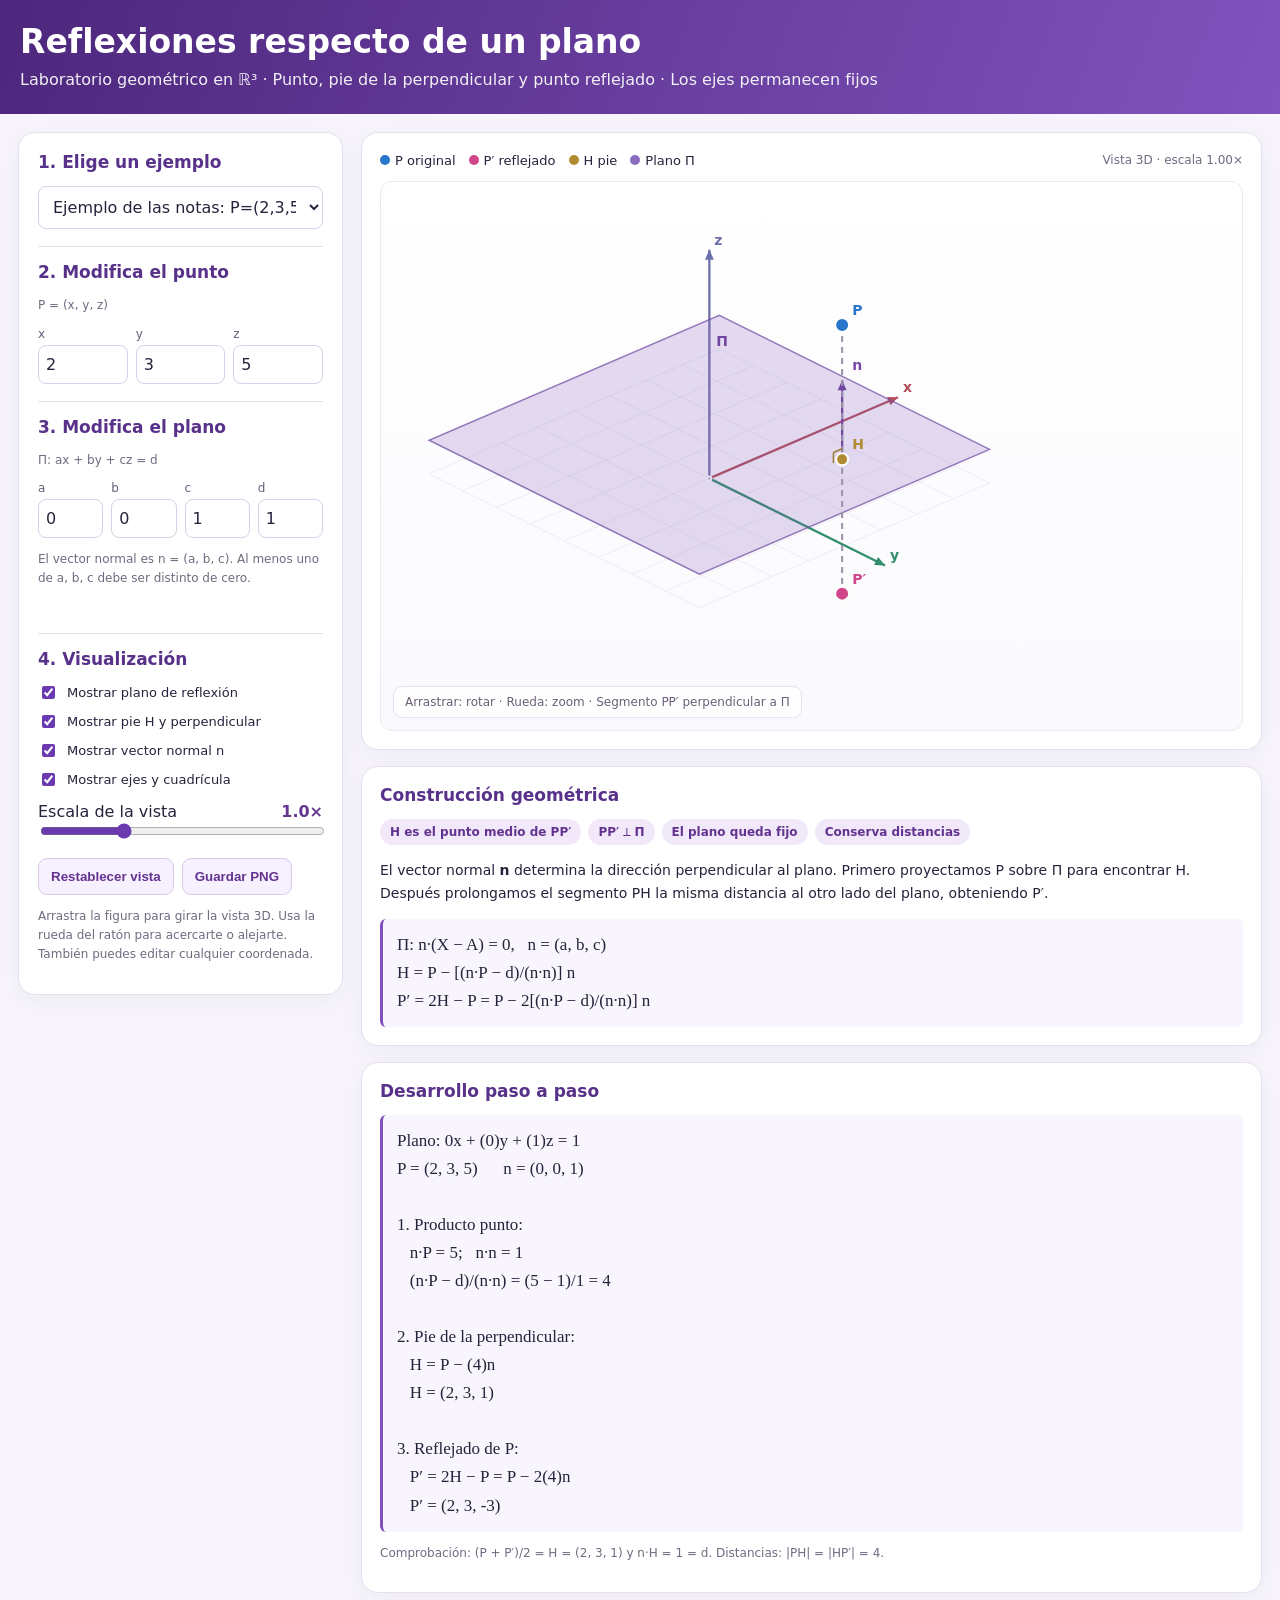
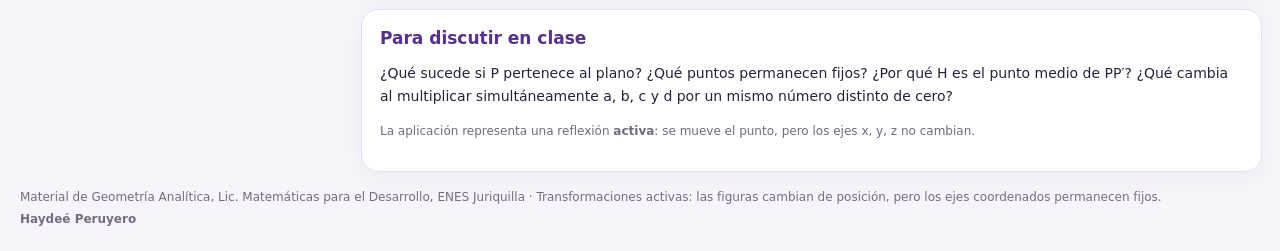
<file: apps/3-reflexiones_plano_3d.html>
<!doctype html><html lang="es"><head><meta charset="utf-8"><meta name="viewport" content="width=device-width,initial-scale=1"><title>Reflexiones respecto de un plano — Laboratorio 3D</title><style>
:root{--ink:#27223b;--purple:#6b3ab1;--blue:#2876cb;--pink:#d1468a;--gold:#b18b31;--muted:#716a80;--line:#e6dff0}*{box-sizing:border-box}body{margin:0;background:#f7f5fb;color:var(--ink);font-family:Inter,system-ui,Segoe UI,sans-serif}.top{background:linear-gradient(110deg,#4d277d,#8053bd);color:white;padding:22px max(20px,calc((100vw - 1370px)/2))}.top h1{font-size:clamp(23px,3vw,33px);margin:0 0 7px}.top p{margin:0;opacity:.92;line-height:1.5}.shell{max-width:1410px;margin:auto;padding:18px;display:grid;grid-template-columns:325px minmax(0,1fr);gap:18px}.panel,.card{background:white;border:1px solid var(--line);border-radius:17px;box-shadow:0 6px 24px #31214d0b}.panel{padding:19px;align-self:start}.card{padding:18px}.panel h2,.card h2{font-size:17px;color:#58318a;margin:0 0 14px}.field{margin:13px 0}.field>label{font-weight:700;font-size:13px;display:block;margin-bottom:7px}.fields{display:grid;grid-template-columns:repeat(3,1fr);gap:8px}.fields.four{grid-template-columns:repeat(4,1fr)}.fields label{font-size:12px;color:#665d77;display:block;margin-bottom:4px}.fields input,select{width:100%;min-width:0;border:1px solid #d9d0e6;border-radius:8px;padding:9px 7px;font:inherit;color:var(--ink);background:white}select{padding:10px}.section{border-top:1px solid var(--line);margin-top:17px;padding-top:15px}.check{display:flex;align-items:center;gap:9px;font-size:13px;margin:10px 0}.check input,input[type=range]{accent-color:var(--purple)}input[type=range]{width:100%}.buttons{display:flex;flex-wrap:wrap;gap:8px;margin-top:15px}button{border:1px solid #d7c9e7;background:#f7f1ff;color:#63338f;border-radius:9px;padding:10px 12px;font-weight:700;cursor:pointer}button:hover{background:#ede0fb}.main{display:flex;flex-direction:column;gap:16px;min-width:0}.plothead{display:flex;justify-content:space-between;gap:12px;align-items:center;flex-wrap:wrap;margin-bottom:11px}.legend{display:flex;gap:13px;flex-wrap:wrap;font-size:13px}.dot{width:10px;height:10px;border-radius:50%;display:inline-block;margin-right:5px}.plotwrap{height:min(60vw,550px);min-height:370px;border:1px solid #eee8f3;border-radius:12px;overflow:hidden;position:relative;background:linear-gradient(#fff,#faf9fd);touch-action:none}canvas{width:100%;height:100%;display:block;cursor:grab;touch-action:none}canvas:active{cursor:grabbing}.overlay{position:absolute;left:12px;bottom:12px;background:#ffffffec;border:1px solid #e9e0f1;padding:8px 11px;border-radius:9px;font-size:12px;color:#6a6075;pointer-events:none}.formula{background:#f8f5fd;border-left:3px solid #8051bc;border-radius:6px;padding:12px 14px;font:17px/1.65 Cambria,Georgia,serif;white-space:pre-wrap;overflow-wrap:anywhere}.desc{line-height:1.65;font-size:14px}.chips{display:flex;gap:7px;flex-wrap:wrap;margin:12px 0}.chip{background:#f1e9fa;color:#63338f;font-size:12px;font-weight:700;border-radius:30px;padding:6px 10px}.small{font-size:12px;color:var(--muted);line-height:1.55}.error{color:#b42e52;font-size:13px;min-height:17px}.foot{max-width:1410px;margin:0 auto 25px;padding:0 20px;color:#756c80;font-size:12px}.row{display:flex;justify-content:space-between;gap:10px;align-items:center}.row strong{color:#65368f}@media(max-width:900px){.shell{grid-template-columns:1fr}.panel{order:2}.main{order:1}.plotwrap{height:460px}}@media(max-width:520px){.shell{padding:9px}.plotwrap{height:390px;min-height:330px}.fields.four{grid-template-columns:repeat(2,1fr)}}
</style></head><body><header class="top"><h1>Reflexiones respecto de un plano</h1><p>Laboratorio geométrico en ℝ³ · Punto, pie de la perpendicular y punto reflejado · Los ejes permanecen fijos</p></header><div class="shell"><aside class="panel"><h2>1. Elige un ejemplo</h2><div class="field"><select id="preset"><option value="simple">Ejemplo de las notas: P=(2,3,5), z=1</option><option value="oblique">Ejercicio: P=(1,2,4), x+2y+2z=3</option><option value="origin">Plano que pasa por el origen: x+y+z=0</option><option value="vertical">Plano vertical: x=1</option></select></div><div class="section"><h2>2. Modifica el punto</h2><p class="small">P = (x, y, z)</p><div class="fields" id="pointFields"><div><label for="px">x</label><input id="px" type="number" step="0.5"></div><div><label for="py">y</label><input id="py" type="number" step="0.5"></div><div><label for="pz">z</label><input id="pz" type="number" step="0.5"></div></div></div><div class="section"><h2>3. Modifica el plano</h2><p class="small">Π: ax + by + cz = d</p><div class="fields four"><div><label for="a">a</label><input id="a" type="number" step="0.5"></div><div><label for="b">b</label><input id="b" type="number" step="0.5"></div><div><label for="c">c</label><input id="c" type="number" step="0.5"></div><div><label for="d">d</label><input id="d" type="number" step="0.5"></div></div><p class="small">El vector normal es n = (a, b, c). Al menos uno de a, b, c debe ser distinto de cero.</p><div class="error" id="error"></div></div><div class="section"><h2>4. Visualización</h2><label class="check"><input id="showPlane" type="checkbox" checked>Mostrar plano de reflexión</label><label class="check"><input id="showFoot" type="checkbox" checked>Mostrar pie H y perpendicular</label><label class="check"><input id="showNormal" type="checkbox" checked>Mostrar vector normal n</label><label class="check"><input id="showGrid" type="checkbox" checked>Mostrar ejes y cuadrícula</label><div class="field"><div class="row"><label for="zoom">Escala de la vista</label><strong id="zoomText">1.0×</strong></div><input id="zoom" type="range" min="0.45" max="2.4" value="1" step="0.05"></div><div class="buttons"><button id="reset">Restablecer vista</button><button id="save">Guardar PNG</button></div><p class="small">Arrastra la figura para girar la vista 3D. Usa la rueda del ratón para acercarte o alejarte. También puedes editar cualquier coordenada.</p></div></aside><section class="main"><div class="card"><div class="plothead"><div class="legend"><span><i class="dot" style="background:#2876cb"></i>P original</span><span><i class="dot" style="background:#d1468a"></i>P′ reflejado</span><span><i class="dot" style="background:#b18b31"></i>H pie</span><span><i class="dot" style="background:#8b6bc0"></i>Plano Π</span></div><span class="small" id="angleText"></span></div><div class="plotwrap"><canvas id="scene"></canvas><div class="overlay">Arrastrar: rotar · Rueda: zoom · Segmento PP′ perpendicular a Π</div></div></div><div class="card"><h2>Construcción geométrica</h2><div class="chips"><span class="chip">H es el punto medio de PP′</span><span class="chip">PP′ ⟂ Π</span><span class="chip">El plano queda fijo</span><span class="chip">Conserva distancias</span></div><p class="desc">El vector normal <b>n</b> determina la dirección perpendicular al plano. Primero proyectamos P sobre Π para encontrar H. Después prolongamos el segmento PH la misma distancia al otro lado del plano, obteniendo P′.</p><div class="formula" id="formula">H = P − [(n·P − d)/(n·n)] n
P′ = 2H − P</div></div><div class="card"><h2>Desarrollo paso a paso</h2><div class="formula" id="steps"></div><p class="small" id="check"></p></div><div class="card"><h2>Para discutir en clase</h2><p class="desc">¿Qué sucede si P pertenece al plano? ¿Qué puntos permanecen fijos? ¿Por qué H es el punto medio de PP′? ¿Qué cambia al multiplicar simultáneamente a, b, c y d por un mismo número distinto de cero?</p><p class="small">La aplicación representa una reflexión <b>activa</b>: se mueve el punto, pero los ejes x, y, z no cambian.</p></div></section></div><footer class="foot">Material de Geometría Analítica, Lic. Matemáticas para el Desarrollo, ENES Juriquilla · Transformaciones activas: las figuras cambian de posición, pero los ejes coordenados permanecen fijos.<div style="margin-top:8px;font-weight:650">Haydeé Peruyero</div></footer>
<script>
'use strict';const $=id=>document.getElementById(id),canvas=$('scene'),ctx=canvas.getContext('2d');let yaw=-0.75,pitch=0.48,zoom=1,drag=null,valid=true;const ids=['px','py','pz','a','b','c','d'];const presets={simple:[2,3,5,0,0,1,1],oblique:[1,2,4,1,2,2,3],origin:[2,1,3,1,1,1,0],vertical:[3,2,1,1,0,0,1]};const vadd=(a,b)=>a.map((x,i)=>x+b[i]),vsub=(a,b)=>a.map((x,i)=>x-b[i]),vmul=(a,s)=>a.map(x=>x*s),dot=(a,b)=>a.reduce((s,x,i)=>s+x*b[i],0),norm=a=>Math.hypot(...a);function f(x){if(Math.abs(x)<1e-9)x=0;let den=1;for(let d=1;d<=18;d++){if(Math.abs(x*d-Math.round(x*d))<1e-7){den=d;break}}return den>1?`${Math.round(x*den)}/${den}`:den===1?String(Math.round(x)):String(+x.toFixed(3))}function vec(v){return '('+v.map(f).join(', ')+')'}function read(){const a=ids.map(id=>Number($(id).value));if(a.some((x,i)=>!Number.isFinite(x)||$(ids[i]).value.trim()===''))return null;return {P:a.slice(0,3),n:a.slice(3,6),d:a[6]}}function calc(){let v=read();if(!v||dot(v.n,v.n)<1e-10){$('error').textContent='Elige un vector normal distinto de (0,0,0) y completa los campos.';valid=false;return null}valid=true;$('error').textContent='';let t=(dot(v.n,v.P)-v.d)/dot(v.n,v.n),H=vsub(v.P,vmul(v.n,t)),Q=vsub(v.P,vmul(v.n,2*t)),O=vmul(v.n,v.d/dot(v.n,v.n));return {...v,t,H,Q,O}}function basis(n){let unit=vmul(n,1/norm(n)),seed=Math.abs(unit[2])<.86?[0,0,1]:[0,1,0],u=[unit[1]*seed[2]-unit[2]*seed[1],unit[2]*seed[0]-unit[0]*seed[2],unit[0]*seed[1]-unit[1]*seed[0]];u=vmul(u,1/norm(u));let w=[unit[1]*u[2]-unit[2]*u[1],unit[2]*u[0]-unit[0]*u[2],unit[0]*u[1]-unit[1]*u[0]];return [u,w]}function camera(p){let cy=Math.cos(yaw),sy=Math.sin(yaw),cp=Math.cos(pitch),sp=Math.sin(pitch);let x=cy*p[0]-sy*p[1],y=sy*p[0]+cy*p[1];return [x,cp*p[2]-sp*y,sp*p[2]+cp*y]}let W=800,Hh=500,scale=35,center=[0,0,0];function project(p){let q=camera(vsub(p,center));return [W/2+q[0]*scale,Hh/2-q[1]*scale,q[2]]}function stroke(a,b,color,width=1,dash=[]){let A=project(a),B=project(b);ctx.beginPath();ctx.setLineDash(dash);ctx.moveTo(A[0],A[1]);ctx.lineTo(B[0],B[1]);ctx.strokeStyle=color;ctx.lineWidth=width;ctx.stroke();ctx.setLineDash([])}function label(p,s,color,dx=10,dy=-10){let a=project(p);ctx.font='bold 14px system-ui';ctx.fillStyle=color;ctx.fillText(s,a[0]+dx,a[1]+dy)}function dotdraw(p,color,r=6,s=''){let a=project(p);ctx.beginPath();ctx.arc(a[0],a[1],r,0,Math.PI*2);ctx.fillStyle=color;ctx.fill();ctx.lineWidth=2;ctx.strokeStyle='white';ctx.stroke();if(s)label(p,s,color)}function polygon(pts,fill,strokeColor){ctx.beginPath();pts.forEach((p,i)=>{let q=project(p);i?ctx.lineTo(q[0],q[1]):ctx.moveTo(q[0],q[1])});ctx.closePath();ctx.fillStyle=fill;ctx.fill();ctx.strokeStyle=strokeColor;ctx.lineWidth=1.5;ctx.stroke()}function arrow(a,b,color){stroke(a,b,color,2.3);let A=project(a),B=project(b),ang=Math.atan2(B[1]-A[1],B[0]-A[0]);ctx.beginPath();ctx.moveTo(B[0],B[1]);ctx.lineTo(B[0]-11*Math.cos(ang-.42),B[1]-11*Math.sin(ang-.42));ctx.lineTo(B[0]-11*Math.cos(ang+.42),B[1]-11*Math.sin(ang+.42));ctx.closePath();ctx.fillStyle=color;ctx.fill()}
function draw(){let r=canvas.getBoundingClientRect(),dpr=Math.min(window.devicePixelRatio||1,2);W=Math.max(350,r.width);Hh=Math.max(300,r.height);canvas.width=Math.round(W*dpr);canvas.height=Math.round(Hh*dpr);ctx.setTransform(dpr,0,0,dpr,0,0);ctx.clearRect(0,0,W,Hh);let c=calc();if(!c){ctx.fillStyle='#9a4961';ctx.font='15px system-ui';ctx.fillText('Corrige los coeficientes del plano para visualizar.',22,40);return}let extent=Math.max(4,norm(c.P),norm(c.Q),norm(c.O));center=vmul(vadd(vadd(c.P,c.Q),vmul(c.O,0.6)),1/2.6);scale=Math.min(W/2.9,Hh/2.7)/(Math.max(5,extent)*.87)*zoom;let L=Math.max(4,extent*.85),[u,w]=basis(c.n),corners=[vadd(c.O,vadd(vmul(u,-L),vmul(w,-L))),vadd(c.O,vadd(vmul(u,L),vmul(w,-L))),vadd(c.O,vadd(vmul(u,L),vmul(w,L))),vadd(c.O,vadd(vmul(u,-L),vmul(w,L)))];if($('showGrid').checked){for(let i=-4;i<=4;i++){let k=i*L/4;stroke([-L,k,0],[L,k,0],'#e9e6ee',.7);stroke([k,-L,0],[k,L,0],'#e9e6ee',.7)}[['x',[L*1.3,0,0],'#b24f59'],['y',[0,L*1.3,0],'#338e6b'],['z',[0,0,L*1.3],'#6e70aa']].forEach(([s,p,col])=>{arrow([0,0,0],p,col);label(p,s,col,5,-5)});dotdraw([0,0,0],'#999',2)}if($('showPlane').checked){polygon(corners,'rgba(132,93,187,.22)','rgba(112,74,162,.72)');let edge=vadd(c.O,vadd(vmul(u,-L*.65),vmul(w,L*.72)));label(edge,'Π','#7146a2')}
if($('showNormal').checked){let un=vmul(c.n,1/norm(c.n));arrow(c.H,vadd(c.H,vmul(un,Math.min(2.5,L*.45))),'#7447a5');label(vadd(c.H,vmul(un,Math.min(2.5,L*.45))),'n','#7447a5')}
if($('showFoot').checked){stroke(c.P,c.Q,'#9a90a7',2,[6,5]);dotdraw(c.H,'#b18b31',6,'H');let nvec=vsub(c.P,c.H);if(norm(nvec)>.01){let unit=vmul(nvec,1/norm(nvec)),e=Math.min(.33,L*.06),h1=vadd(c.H,vmul(u,e)),h2=vadd(h1,vmul(unit,e)),h3=vadd(c.H,vmul(unit,e));stroke(h1,h2,'#9a7c34',1.5);stroke(h2,h3,'#9a7c34',1.5)}}dotdraw(c.P,'#2876cb',7,'P');dotdraw(c.Q,'#d1468a',7,'P′');$('angleText').textContent=`Vista 3D · escala ${zoom.toFixed(2)}×`}
function updateText(){let c=calc();if(!c){$('steps').textContent='';$('check').textContent='';return}let nn=dot(c.n,c.n),np=dot(c.n,c.P);$('formula').textContent='Π: n·(X − A) = 0,   n = (a, b, c)\nH = P − [(n·P − d)/(n·n)] n\nP′ = 2H − P = P − 2[(n·P − d)/(n·n)] n';$('steps').textContent=`Plano: ${f(c.n[0])}x + (${f(c.n[1])})y + (${f(c.n[2])})z = ${f(c.d)}\nP = ${vec(c.P)}      n = ${vec(c.n)}\n\n1. Producto punto:\n   n·P = ${f(np)};   n·n = ${f(nn)}\n   (n·P − d)/(n·n) = (${f(np)} − ${f(c.d)})/${f(nn)} = ${f(c.t)}\n\n2. Pie de la perpendicular:\n   H = P − (${f(c.t)})n\n   H = ${vec(c.H)}\n\n3. Reflejado de P:\n   P′ = 2H − P = P − 2(${f(c.t)})n\n   P′ = ${vec(c.Q)}`;$('check').textContent=`Comprobación: (P + P′)/2 = H = ${vec(c.H)} y n·H = ${f(dot(c.n,c.H))} = d. Distancias: |PH| = |HP′| = ${f(norm(vsub(c.P,c.H)))}.`}function render(){draw();updateText()}function setPreset(){let values=presets[$('preset').value];ids.forEach((id,i)=>$(id).value=values[i]);render()}$('preset').addEventListener('change',setPreset);ids.forEach(id=>$(id).addEventListener('input',render));['showPlane','showFoot','showNormal','showGrid'].forEach(id=>$(id).addEventListener('change',render));$('zoom').addEventListener('input',e=>{zoom=+e.target.value;$('zoomText').textContent=zoom.toFixed(2)+'×';render()});$('reset').onclick=()=>{yaw=-.75;pitch=.48;zoom=1;$('zoom').value=1;$('zoomText').textContent='1.00×';render()};$('save').onclick=()=>{draw();let a=document.createElement('a');a.download='reflexion_respecto_plano.png';a.href=canvas.toDataURL('image/png');a.click()};canvas.addEventListener('pointerdown',e=>{drag=[e.clientX,e.clientY];canvas.setPointerCapture(e.pointerId)});canvas.addEventListener('pointermove',e=>{if(!drag)return;yaw+=(e.clientX-drag[0])*.009;pitch=Math.max(-1.48,Math.min(1.48,pitch+(e.clientY-drag[1])*.009));drag=[e.clientX,e.clientY];draw()});canvas.addEventListener('pointerup',()=>drag=null);canvas.addEventListener('pointercancel',()=>drag=null);canvas.addEventListener('wheel',e=>{e.preventDefault();zoom=Math.max(.45,Math.min(2.4,zoom*Math.exp(-e.deltaY*.001)));$('zoom').value=zoom;$('zoomText').textContent=zoom.toFixed(2)+'×';draw()},{passive:false});window.addEventListener('resize',render);setPreset();
</script></body></html>
</file>
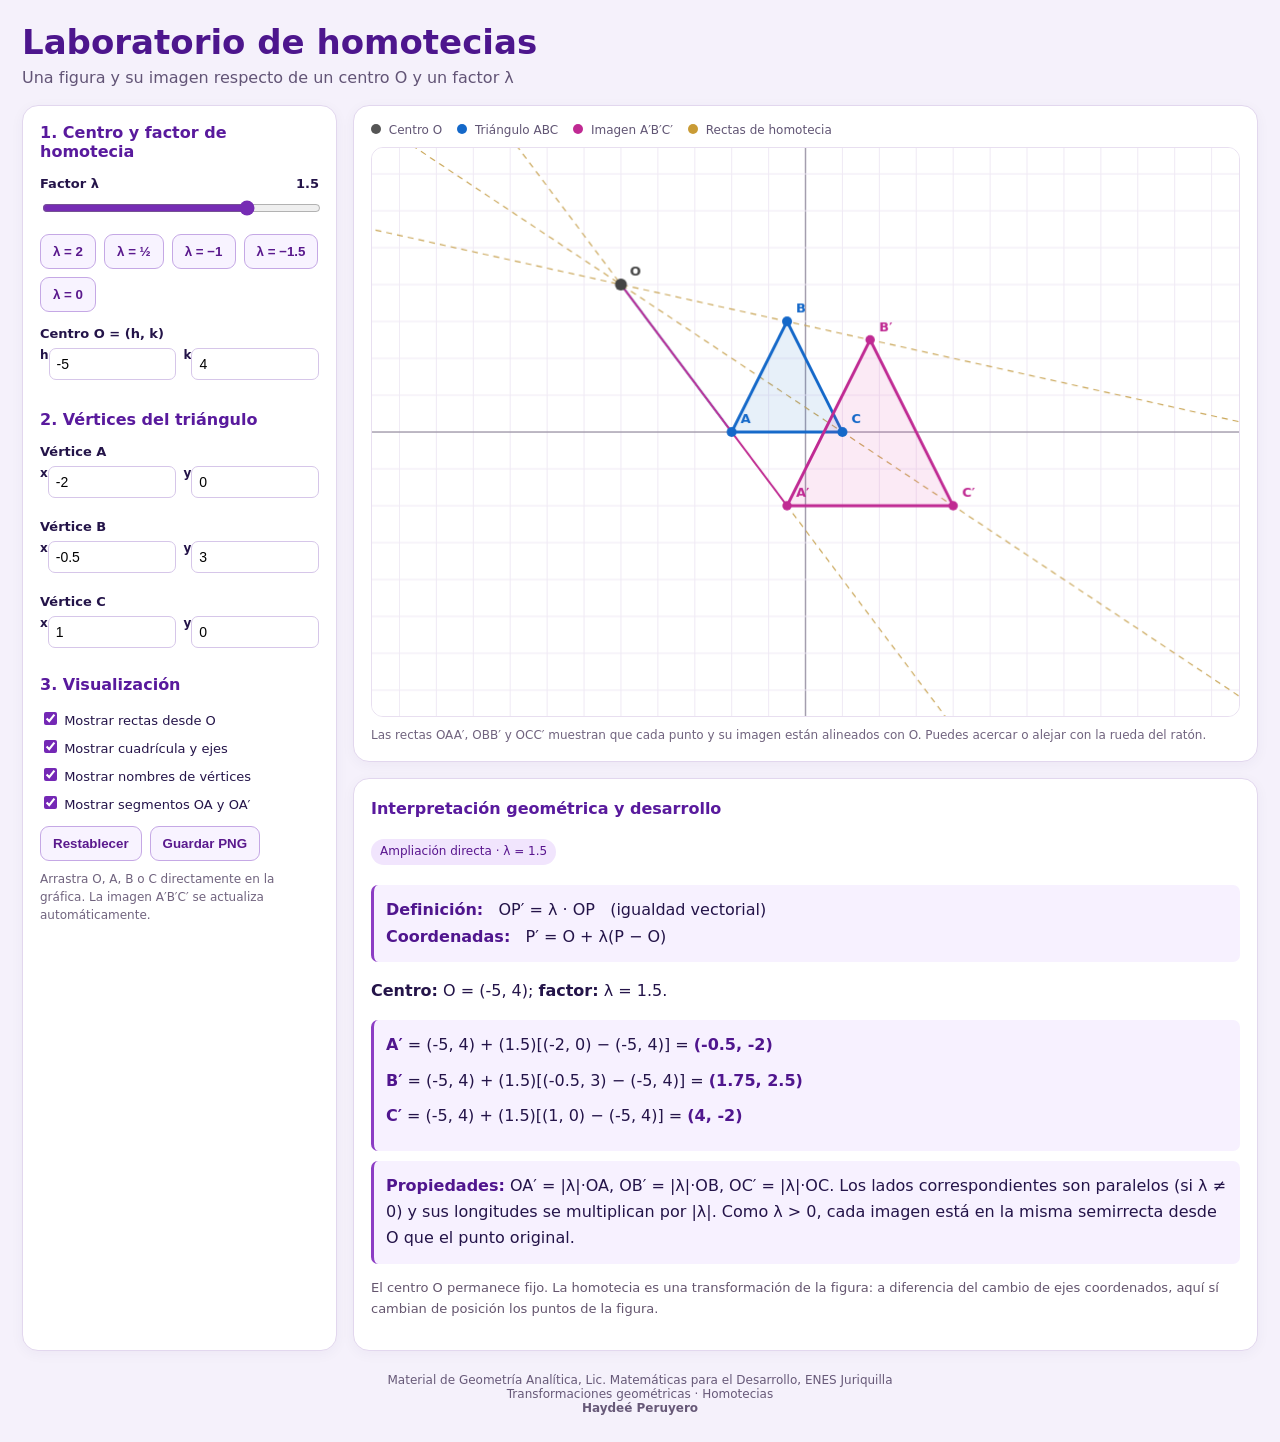
<file: apps/4-homotecias_interactivas.html>
<!doctype html><html lang="es"><head><meta charset="utf-8"><meta name="viewport" content="width=device-width,initial-scale=1"><title>Laboratorio de homotecias · Geometría Analítica</title><style>
:root{font-family:system-ui,Segoe UI,Arial,sans-serif;color:#241449;background:#f5f1fb}*{box-sizing:border-box}body{margin:0}.wrap{max-width:1450px;margin:auto;padding:22px}header{margin:0 0 18px}h1{color:#4d168d;margin:0;font-size:clamp(24px,3vw,34px)}.sub{color:#625476;margin:6px 0}.layout{display:grid;grid-template-columns:315px minmax(0,1fr);gap:16px}.panel{background:white;border:1px solid #e2d7ee;border-radius:16px;padding:17px;box-shadow:0 3px 14px #3310660b}.panel h2{font-size:16px;color:#591a9d;margin:0 0 15px}.field{margin:14px 0}.field label{font-size:13px;font-weight:650;display:flex;justify-content:space-between;margin-bottom:7px}.field input[type=range]{width:100%;accent-color:#762cb4}.row{display:grid;grid-template-columns:1fr 1fr;gap:8px}.row label{font-size:12px;font-weight:600}.row input{width:100%;padding:7px;border:1px solid #d6c6e9;border-radius:7px;font-size:14px}.btns{display:flex;gap:8px;flex-wrap:wrap;margin-top:14px}button{border:1px solid #c5a8e5;background:#f8f3ff;color:#5a198d;border-radius:9px;padding:9px 12px;cursor:pointer;font-weight:650}button:hover{background:#eadcfb}.stage{position:relative}canvas{width:100%;height:570px;display:block;border:1px solid #e8dff0;border-radius:12px;touch-action:none;cursor:crosshair}.legend{display:flex;gap:15px;flex-wrap:wrap;font-size:12px;color:#615574;margin-bottom:10px}.dot{display:inline-block;width:10px;height:10px;border-radius:50%;margin-right:4px}.hint{font-size:12px;color:#70637e;line-height:1.5;margin:9px 0 0}.explain{margin-top:16px;line-height:1.65}.math{background:#f7f1ff;border-left:3px solid #8c3dc4;padding:12px;border-radius:7px;margin:10px 0;overflow-wrap:anywhere}.math strong{color:#50168e}.note{font-size:13px;color:#64556e}footer{text-align:center;color:#675978;font-size:12px;padding:22px 8px 5px}.check{font-size:13px;display:block;margin:9px 0}.check input{accent-color:#7428b5}.pill{display:inline-block;padding:3px 9px;background:#f1e5fd;border-radius:20px;font-size:12px;color:#58158e;margin-bottom:10px} @media(max-width:860px){.layout{grid-template-columns:1fr}canvas{height:460px}.wrap{padding:12px}}
</style></head><body><div class="wrap"><header><h1>Laboratorio de homotecias</h1><p class="sub">Una figura y su imagen respecto de un centro O y un factor λ</p></header><div class="layout"><aside class="panel"><h2>1. Centro y factor de homotecia</h2><div class="field"><label for="lambda">Factor λ <b id="lv">1.50</b></label><input id="lambda" type="range" min="-3" max="3" step="0.05" value="1.5"></div><div class="btns"><button data-l="2">λ = 2</button><button data-l="0.5">λ = ½</button><button data-l="-1">λ = −1</button><button data-l="-1.5">λ = −1.5</button><button data-l="0">λ = 0</button></div><div class="field"><label>Centro O = (h, k)</label><div class="row"><label>h<input id="ox" type="number" step="0.5" value="-5"></label><label>k<input id="oy" type="number" step="0.5" value="4"></label></div></div><h2 style="margin-top:23px">2. Vértices del triángulo</h2><div id="coords"></div><h2 style="margin-top:20px">3. Visualización</h2><label class="check"><input id="rays" type="checkbox" checked> Mostrar rectas desde O</label><label class="check"><input id="grid" type="checkbox" checked> Mostrar cuadrícula y ejes</label><label class="check"><input id="labels" type="checkbox" checked> Mostrar nombres de vértices</label><label class="check"><input id="segments" type="checkbox" checked> Mostrar segmentos OA y OA′</label><div class="btns"><button id="reset">Restablecer</button><button id="png">Guardar PNG</button></div><p class="hint">Arrastra O, A, B o C directamente en la gráfica. La imagen A′B′C′ se actualiza automáticamente.</p></aside><main><section class="panel stage"><div class="legend"><span><i class="dot" style="background:#555"></i> Centro O</span><span><i class="dot" style="background:#1468c9"></i> Triángulo ABC</span><span><i class="dot" style="background:#c02a93"></i> Imagen A′B′C′</span><span><i class="dot" style="background:#c99b35"></i> Rectas de homotecia</span></div><canvas id="canvas"></canvas><p class="hint">Las rectas OAA′, OBB′ y OCC′ muestran que cada punto y su imagen están alineados con O. Puedes acercar o alejar con la rueda del ratón.</p></section><section class="panel explain"><h2>Interpretación geométrica y desarrollo</h2><span id="type" class="pill"></span><div class="math"><strong>Definición:</strong> &nbsp; OP′ = λ · OP &nbsp; (igualdad vectorial)<br><strong>Coordenadas:</strong> &nbsp; P′ = O + λ(P − O)</div><div id="results"></div><div class="math" id="properties"></div><p class="note">El centro O permanece fijo. La homotecia es una transformación de la figura: a diferencia del cambio de ejes coordenados, aquí sí cambian de posición los puntos de la figura.</p></section></main></div><footer>Material de Geometría Analítica, Lic. Matemáticas para el Desarrollo, ENES Juriquilla<br>Transformaciones geométricas · Homotecias<br><strong>Haydeé Peruyero</strong></footer></div><script>
(()=>{'use strict';const $=id=>document.getElementById(id), canvas=$('canvas'),ctx=canvas.getContext('2d');const names=['A','B','C'];let pts=[[-2,0],[-0.5,3],[1,0]],origin=[-5,4],lam=1.5,scale=37,drag=null;const initial=()=>{pts=[[-2,0],[-0.5,3],[1,0]];origin=[-5,4];lam=1.5;scale=37};const fmt=n=>{if(Math.abs(n)<0.0000001)n=0;return Number(n.toFixed(3)).toString()}, pair=p=>'('+fmt(p[0])+', '+fmt(p[1])+')';const img=p=>[origin[0]+lam*(p[0]-origin[0]),origin[1]+lam*(p[1]-origin[1])];const fields=$('coords');names.forEach((n,i)=>{let d=document.createElement('div');d.className='field';d.innerHTML=`<label>Vértice ${n}</label><div class="row"><label>x<input id="p${i}x" type="number" step="0.5"></label><label>y<input id="p${i}y" type="number" step="0.5"></label></div>`;fields.appendChild(d);['x','y'].forEach((a,j)=>$('p'+i+a).addEventListener('input',e=>{let v=Number(e.target.value);if(e.target.value!==''&&Number.isFinite(v)){pts[i][j]=v;draw()}}))});function sync(){ $('lambda').value=lam;$('lv').textContent=fmt(lam);$('ox').value=origin[0];$('oy').value=origin[1];pts.forEach((p,i)=>{ $('p'+i+'x').value=p[0];$('p'+i+'y').value=p[1]})}function canvasSize(){const rect=canvas.getBoundingClientRect(),dpr=window.devicePixelRatio||1;canvas.width=Math.max(1,Math.round(rect.width*dpr));canvas.height=Math.max(1,Math.round(rect.height*dpr));ctx.setTransform(dpr,0,0,dpr,0,0);return [rect.width,rect.height]}let W=800,H=570;const sx=x=>W/2+x*scale,sy=y=>H/2-y*scale,world=(x,y)=>[(x-W/2)/scale,(H/2-y)/scale];function line(p,q,color,width=1,dash=[]){ctx.beginPath();ctx.strokeStyle=color;ctx.lineWidth=width;ctx.setLineDash(dash);ctx.moveTo(sx(p[0]),sy(p[1]));ctx.lineTo(sx(q[0]),sy(q[1]));ctx.stroke();ctx.setLineDash([])}function dot(p,color,label,r=5){ctx.beginPath();ctx.arc(sx(p[0]),sy(p[1]),r,0,Math.PI*2);ctx.fillStyle=color;ctx.fill();if($('labels').checked){ctx.font='bold 13px system-ui';ctx.fillStyle=color;ctx.fillText(label,sx(p[0])+9,sy(p[1])-9)}}function polygon(points,stroke,fill){ctx.beginPath();points.forEach((p,i)=>i?ctx.lineTo(sx(p[0]),sy(p[1])):ctx.moveTo(sx(p[0]),sy(p[1])));ctx.closePath();ctx.fillStyle=fill;ctx.fill();ctx.strokeStyle=stroke;ctx.lineWidth=2.8;ctx.stroke()}function ray(p){let dx=p[0]-origin[0],dy=p[1]-origin[1];if(Math.hypot(dx,dy)<1e-8)return;const L=1000/scale/Math.hypot(dx,dy);line([origin[0]-L*dx,origin[1]-L*dy],[origin[0]+L*dx,origin[1]+L*dy],'#caa657',1.15,[6,5])}function draw(){[W,H]=canvasSize();ctx.clearRect(0,0,W,H);ctx.fillStyle='#fff';ctx.fillRect(0,0,W,H);if($('grid').checked){const x0=Math.floor(-W/(2*scale))-1,x1=Math.ceil(W/(2*scale))+1,y0=Math.floor(-H/(2*scale))-1,y1=Math.ceil(H/(2*scale))+1;for(let x=x0;x<=x1;x++)line([x,y0],[x,y1],x===0?'#a49eae':'#f0eaf5',x===0?1.5:1);for(let y=y0;y<=y1;y++)line([x0,y],[x1,y],y===0?'#a49eae':'#f0eaf5',y===0?1.5:1)}const ip=pts.map(img);if($('rays').checked)pts.forEach(ray);polygon(pts,'#1468c9','#1670c61a');if(Math.abs(lam)>1e-7)polygon(ip,'#c02a93','#d42a9419');if($('segments').checked){line(origin,pts[0],'#1668c9',2);line(origin,ip[0],'#c02a93',2)}pts.forEach((p,i)=>dot(p,'#1468c9',names[i]));ip.forEach((p,i)=>dot(p,'#c02a93',names[i]+'′',4.7));dot(origin,'#444','O',6);const t=lam>1?'Ampliación directa':lam>0?'Reducción directa':lam===0?'Colapso en el centro O':lam===-1?'Simetría central':lam< -1?'Ampliación inversa':'Reducción inversa';$('type').textContent=t+' · λ = '+fmt(lam);let html='<p><strong>Centro:</strong> O = '+pair(origin)+'; <strong>factor:</strong> λ = '+fmt(lam)+'.</p><div class="math">';pts.forEach((p,i)=>{let q=ip[i];html+=`<div style="margin-bottom:9px"><strong>${names[i]}′</strong> = ${pair(origin)} + (${fmt(lam)})[${pair(p)} − ${pair(origin)}] = <strong>${pair(q)}</strong></div>`});html+='</div>';$('results').innerHTML=html;let prop=`<strong>Propiedades:</strong> OA′ = |λ|·OA, OB′ = |λ|·OB, OC′ = |λ|·OC. Los lados correspondientes son paralelos (si λ ≠ 0) y sus longitudes se multiplican por |λ|.`;if(lam<0)prop+=' Como λ < 0, cada imagen queda al otro lado de O respecto de su punto original.';else if(lam>0)prop+=' Como λ > 0, cada imagen está en la misma semirrecta desde O que el punto original.';else prop+=' Para λ = 0 todos los puntos se transforman en O; la imagen deja de ser un triángulo.';$('properties').innerHTML=prop}
$('lambda').addEventListener('input',e=>{lam=Number(e.target.value);$('lv').textContent=fmt(lam);draw()});['ox','oy'].forEach((id,j)=>$(id).addEventListener('input',e=>{if(e.target.value!==''){origin[j]=Number(e.target.value);draw()}}));document.querySelectorAll('[data-l]').forEach(b=>b.onclick=()=>{lam=Number(b.dataset.l);sync();draw()});['rays','grid','labels','segments'].forEach(id=>$(id).addEventListener('change',draw));$('reset').onclick=()=>{initial();sync();draw()};$('png').onclick=()=>{draw();let a=document.createElement('a');a.download='homotecia.png';a.href=canvas.toDataURL('image/png');a.click()};function mouse(e){let r=canvas.getBoundingClientRect();return [e.clientX-r.left,e.clientY-r.top]}canvas.addEventListener('pointerdown',e=>{let [x,y]=mouse(e),options=[{type:'O',p:origin},...pts.map((p,i)=>({type:i,p}))];let nearest=options.map(v=>({...v,d:Math.hypot(sx(v.p[0])-x,sy(v.p[1])-y)})).sort((a,b)=>a.d-b.d)[0];if(nearest.d<22){drag=nearest.type;canvas.setPointerCapture(e.pointerId)}});canvas.addEventListener('pointermove',e=>{if(drag===null)return;let [x,y]=mouse(e),p=world(x,y);if(drag==='O')origin=p;else pts[drag]=p;sync();draw()});canvas.addEventListener('pointerup',()=>drag=null);canvas.addEventListener('pointercancel',()=>drag=null);canvas.addEventListener('wheel',e=>{e.preventDefault();scale=Math.min(150,Math.max(13,scale*(e.deltaY>0?0.9:1.1)));draw()},{passive:false});window.addEventListener('resize',draw);sync();draw()})();
</script></body></html>
</file>
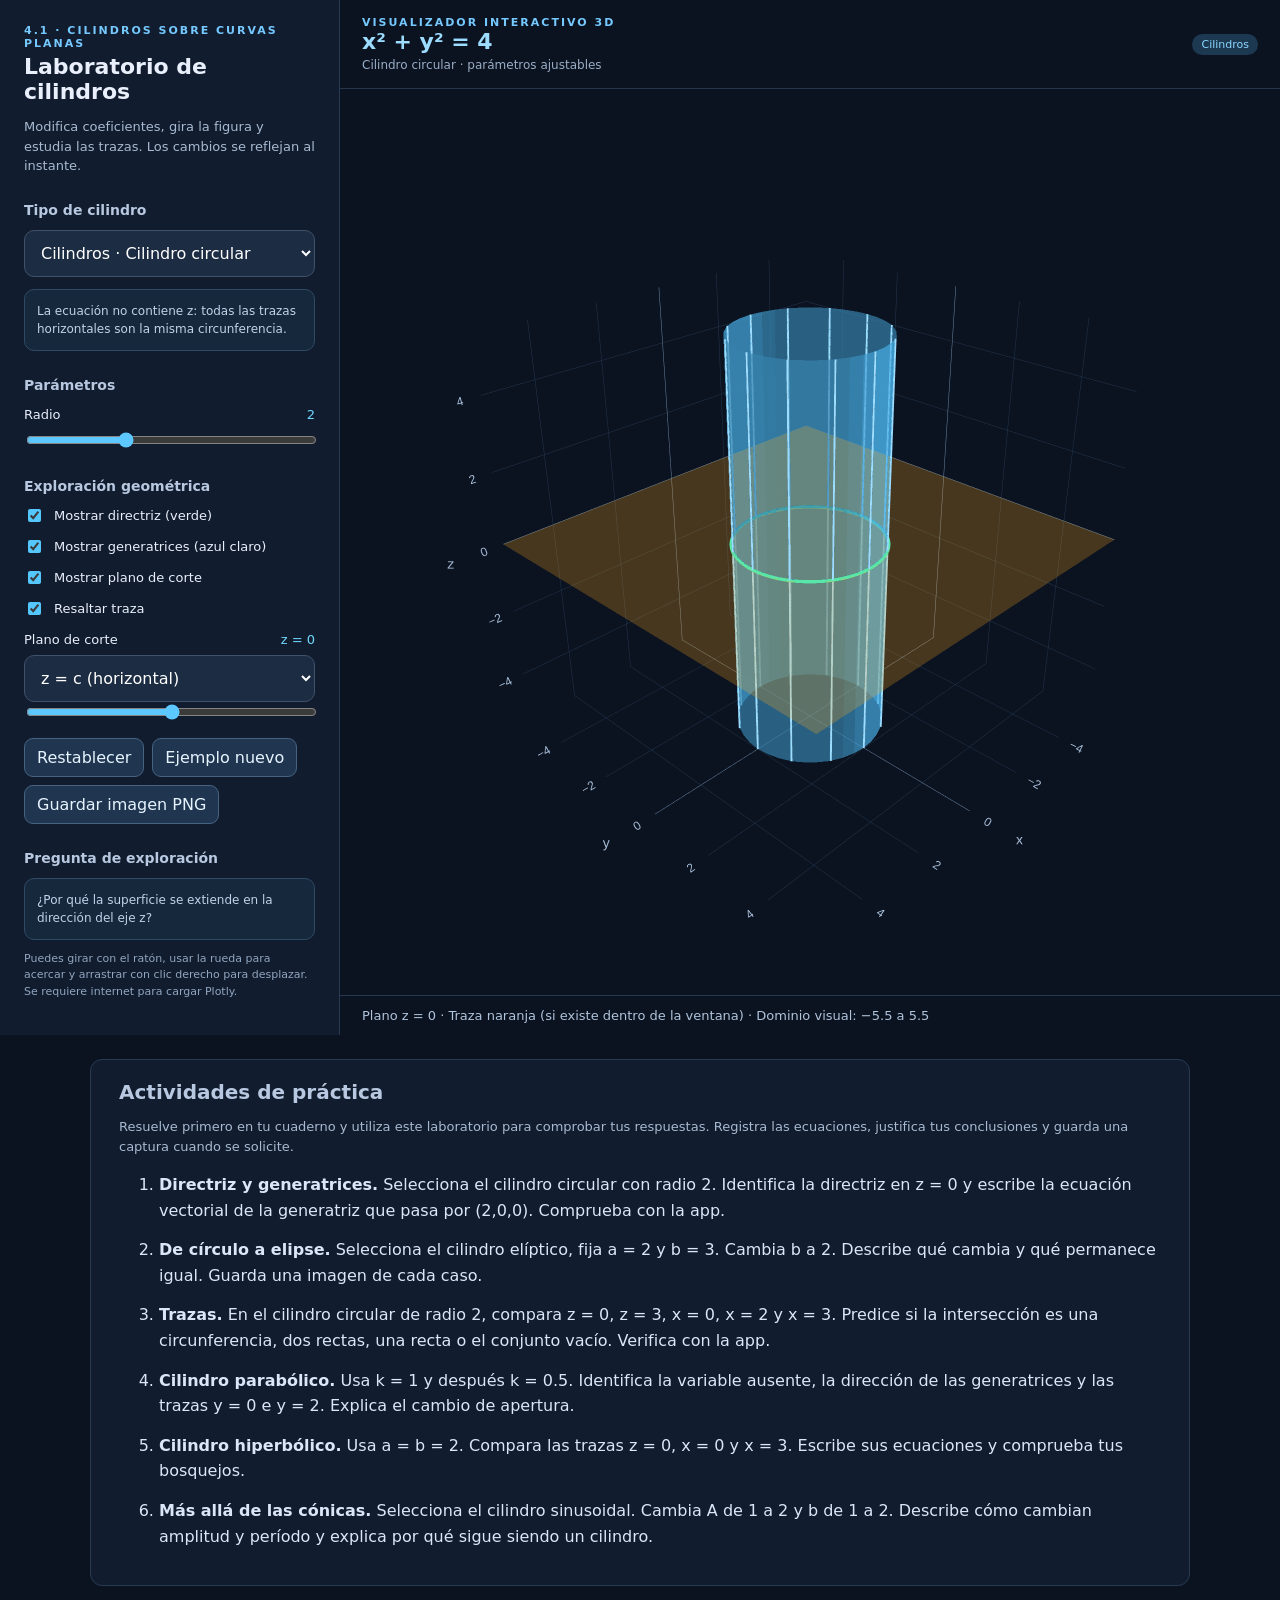
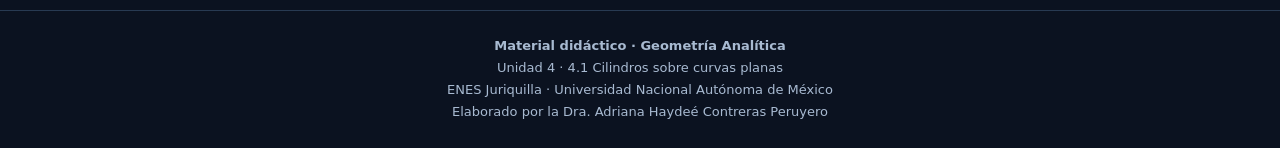
<file: apps/Laboratorio_Cilindros_4_1.html>
<!DOCTYPE html><html lang="es"><head><meta charset="utf-8"><meta name="viewport" content="width=device-width,initial-scale=1"><title>Cilindros sobre curvas planas · Geometría Analítica</title><script src="https://cdn.plot.ly/plotly-2.35.2.min.js"></script><style>:root{font-family:Inter,system-ui,Arial,sans-serif;color:#e9effb;background:#0b1220}*{box-sizing:border-box}body{margin:0}.app{display:grid;grid-template-columns:340px 1fr;min-height:100vh}aside{padding:24px;background:#111c2e;border-right:1px solid #283a52;overflow:auto;max-height:none}main{min-width:0;display:flex;flex-direction:column}h1{font-size:22px;margin:4px 0 6px}h2{font-size:14px;color:#b7c8e0;margin:26px 0 12px}p{color:#a8bad1;line-height:1.5;font-size:13px}.eyebrow{color:#75c9ff;text-transform:uppercase;letter-spacing:2px;font-size:11px;font-weight:700}select,button{font:inherit}select{width:100%;padding:12px;background:#1c2c43;color:white;border:1px solid #40516a;border-radius:10px}.control{margin:14px 0}.label{display:flex;justify-content:space-between;font-size:13px;margin-bottom:8px}.label output{color:#70d8ff;font-variant-numeric:tabular-nums}input[type=range]{width:100%;accent-color:#5cc8ff}.tog{display:flex;align-items:center;gap:10px;font-size:13px;margin:12px 0}.tog input{accent-color:#55c7ff}.btns{display:flex;gap:8px;flex-wrap:wrap}button{background:#203650;color:#e6f4ff;border:1px solid #466381;padding:9px 12px;border-radius:9px;cursor:pointer}button:hover{background:#2d4b6b}.top{display:flex;justify-content:space-between;align-items:center;gap:15px;padding:16px 22px;border-bottom:1px solid #24364b}.equation{font-size:22px;font-weight:650;color:#9bdcff}.sub{font-size:12px;color:#9aaec6;margin-top:4px}#plot{width:100%;flex:1;min-height:540px}.footer{padding:12px 22px;border-top:1px solid #263950;color:#b0c4db;font-size:13px}.pill{display:inline-block;background:#1d3952;color:#8bd6ff;border-radius:20px;padding:4px 9px;font-size:11px}.hint{background:#16283c;border:1px solid #304a64;border-radius:10px;padding:12px;font-size:12px;line-height:1.5;color:#c0d3e7}.range{font-size:11px;color:#91a6c0} @media(max-width:800px){.app{display:block}aside{max-height:none}.top{flex-wrap:wrap}#plot{height:60vh;min-height:440px}}.activities{max-width:1100px;margin:24px auto;padding:20px 28px;background:#111c2e;border:1px solid #283a52;border-radius:12px}.activities h2{font-size:20px;margin:0}.activities li{margin:14px 0;line-height:1.6;color:#dbe7f7}.credit{text-align:center;padding:24px;border-top:1px solid #283a52;color:#a8bad1;font-size:13px;line-height:1.7}</style></head><body><div class="app"><aside><div class="eyebrow">4.1 · Cilindros sobre curvas planas</div><h1>Laboratorio de cilindros</h1><p>Modifica coeficientes, gira la figura y estudia las trazas. Los cambios se reflejan al instante.</p><h2>Tipo de cilindro</h2><select id="kind"></select><div id="explain" class="hint" style="margin-top:12px"></div><h2>Parámetros</h2><div id="params"></div><h2>Exploración geométrica</h2><label class="tog"><input id="showDirectrix" type="checkbox" checked> Mostrar directriz (verde)</label><label class="tog"><input id="showGenerators" type="checkbox" checked> Mostrar generatrices (azul claro)</label><label class="tog"><input id="showPlane" type="checkbox" checked> Mostrar plano de corte</label><label class="tog"><input id="showTrace" type="checkbox" checked> Resaltar traza</label><div class="control"><div class="label"><span>Plano de corte</span><output id="cutLabel">z = 0</output></div><select id="axis"><option value="z">z = c (horizontal)</option><option value="x">x = c (vertical)</option><option value="y">y = c (vertical)</option></select><input type="range" id="cut" min="-5" max="5" step="0.1" value="0"></div><div class="btns"><button id="reset">Restablecer</button><button id="random">Ejemplo nuevo</button><button id="png">Guardar imagen PNG</button></div><h2>Pregunta de exploración</h2><div class="hint" id="question"></div><p class="range">Puedes girar con el ratón, usar la rueda para acercar y arrastrar con clic derecho para desplazar. Se requiere internet para cargar Plotly.</p></aside><main><div class="top"><div><div class="eyebrow">Visualizador interactivo 3D</div><div class="equation" id="formula"></div><div class="sub" id="details"></div></div><span class="pill" id="category">Cilindros</span></div><div id="plot"></div><div class="footer" id="status">Las curvas naranjas muestran la intersección entre la superficie y el plano seleccionado.</div></main></div><section class="activities"><h2>Actividades de práctica</h2><p>Resuelve primero en tu cuaderno y utiliza este laboratorio para comprobar tus respuestas. Registra las ecuaciones, justifica tus conclusiones y guarda una captura cuando se solicite.</p><ol><li><b>Directriz y generatrices.</b> Selecciona el cilindro circular con radio 2. Identifica la directriz en z = 0 y escribe la ecuación vectorial de la generatriz que pasa por (2,0,0). Comprueba con la app.</li><li><b>De círculo a elipse.</b> Selecciona el cilindro elíptico, fija a = 2 y b = 3. Cambia b a 2. Describe qué cambia y qué permanece igual. Guarda una imagen de cada caso.</li><li><b>Trazas.</b> En el cilindro circular de radio 2, compara z = 0, z = 3, x = 0, x = 2 y x = 3. Predice si la intersección es una circunferencia, dos rectas, una recta o el conjunto vacío. Verifica con la app.</li><li><b>Cilindro parabólico.</b> Usa k = 1 y después k = 0.5. Identifica la variable ausente, la dirección de las generatrices y las trazas y = 0 e y = 2. Explica el cambio de apertura.</li><li><b>Cilindro hiperbólico.</b> Usa a = b = 2. Compara las trazas z = 0, x = 0 y x = 3. Escribe sus ecuaciones y comprueba tus bosquejos.</li><li><b>Más allá de las cónicas.</b> Selecciona el cilindro sinusoidal. Cambia A de 1 a 2 y b de 1 a 2. Describe cómo cambian amplitud y período y explica por qué sigue siendo un cilindro.</li></ol></section><footer class="credit"><strong>Material didáctico · Geometría Analítica</strong><br>Unidad 4 · 4.1 Cilindros sobre curvas planas<br>ENES Juriquilla · Universidad Nacional Autónoma de México<br>Elaborado por la Dra. Adriana Haydeé Contreras Peruyero</footer><script>
const defs=[
{id:'circular',name:'Cilindro circular',group:'Cilindros',desc:'La ecuación no contiene z: todas las trazas horizontales son la misma circunferencia.',question:'¿Por qué la superficie se extiende en la dirección del eje z?',params:[['r','Radio',2,.5,5]],formula:p=>`x² + y² = ${fmt(p.r*p.r)}`,fn:(x,y,z,p)=>x*x+y*y-p.r*p.r},
{id:'ellcyl',name:'Cilindro elíptico',group:'Cilindros',desc:'Una elipse se traslada paralelamente al eje z.',question:'¿Qué cambia al aumentar a manteniendo b fijo?',params:[['a','Semieje x',2,.5,5],['b','Semieje y',3,.5,5]],formula:p=>`x²/${fmt(p.a*p.a)} + y²/${fmt(p.b*p.b)} = 1`,fn:(x,y,z,p)=>x*x/p.a**2+y*y/p.b**2-1},
{id:'parcyl',name:'Cilindro parabólico',group:'Cilindros',desc:'La parábola del plano xz se prolonga paralelamente al eje y.',question:'¿Qué variable falta en la ecuación? ¿Qué implica geométricamente?',params:[['k','Apertura',.5,.1,2,.1]],formula:p=>`z = ${fmt(p.k)}x²`,fn:(x,y,z,p)=>z-p.k*x*x},
{id:'hycyl',name:'Cilindro hiperbólico',group:'Cilindros',desc:'Una hipérbola plana se prolonga en la dirección del eje z.',question:'¿Cómo son las trazas horizontales?',params:[['a','Escala x',2,.5,4],['b','Escala y',2,.5,4]],formula:p=>`x²/${fmt(p.a*p.a)} − y²/${fmt(p.b*p.b)} = 1`,fn:(x,y,z,p)=>x*x/p.a**2-y*y/p.b**2-1},
{id:'sin',name:'Cilindro sinusoidal',group:'Cilindros',desc:'La curva y = A sen(bx) del plano xy se prolonga paralelamente al eje z.',question:'¿Cómo cambian la amplitud y el período al modificar A y b?',params:[['A','Amplitud',1,.5,3],['b','Frecuencia angular',1,.5,3]],formula:p=>`y = ${fmt(p.A)} sen(${fmt(p.b)}x)`,fn:(x,y,z,p)=>y-p.A*Math.sin(p.b*x)}];
const $=id=>document.getElementById(id),fmt=n=>Number(n.toFixed(2)).toString();let current=defs[0],params={},camera=null;const kind=$('kind');defs.forEach(d=>{let o=document.createElement('option');o.value=d.id;o.textContent=d.group+' · '+d.name;kind.append(o)});
function load(id){current=defs.find(d=>d.id===id);params=Object.fromEntries(current.params.map(x=>[x[0],x[2]]));kind.value=id; $('axis').value=id==='parcyl'?'y':'z'; $('cut').value=0; $('explain').textContent=current.desc;$('question').textContent=current.question;$('category').textContent=current.group;let div=$('params');div.replaceChildren();current.params.forEach(([key,name,val,min,max,step])=>{let e=document.createElement('div');e.className='control';let lab=document.createElement('div');lab.className='label';let title=document.createElement('span');title.textContent=name;let out=document.createElement('output');out.id='out_'+key;out.textContent=fmt(val);lab.append(title,out);let range=document.createElement('input');range.type='range';range.min=min;range.max=max;range.step=step||.1;range.value=val;range.addEventListener('input',()=>{params[key]=Number(range.value);out.textContent=fmt(params[key]);render()});e.append(lab,range);div.append(e)});render()}
// Polygonize the implicit surface by sampling each coordinate direction; stable for all quadratic families.
function marchingSegments(f,axis,c,N=65,L=5.5){
const free=current.id==='parcyl'?'y':'z', pts=[];
const put=(u,v,t)=>free==='y'?[u,t,v]:[u,v,t];
if(axis===free){let branches=[];for(let j=0;j<=360;j++){let t=j/360, u,v;
if(current.id==='circular'||current.id==='ellcyl'){u=(params.r||params.a)*Math.cos(2*Math.PI*t);v=(params.r||params.b)*Math.sin(2*Math.PI*t)}
else if(current.id==='parcyl'){u=-L+2*L*t;v=params.k*u*u}
else if(current.id==='sin'){u=-L+2*L*t;v=params.A*Math.sin(params.b*u)}
else{let q=-Math.acosh(L/params.a)+2*Math.acosh(L/params.a)*t;u=params.a*Math.cosh(q);v=params.b*Math.sinh(q)}
pts.push(Math.abs(u)<=L&&Math.abs(v)<=L?put(u,v,c):null);
}if(current.id==='hycyl'){let copy=pts.map(p=>p?[-p[0],p[1],p[2]]:null);pts.push(null,...copy)}return pts;}
let roots=[];const a=params.r||params.a,b=params.r||params.b;
const pm=q=>q< -1e-9?[]:q<=1e-9?[0]:[-Math.sqrt(q),Math.sqrt(q)];
if(current.id==='circular'||current.id==='ellcyl')roots=axis==='x'?pm(b*b*(1-c*c/(a*a))):pm(a*a*(1-c*c/(b*b)));
else if(current.id==='hycyl')roots=axis==='x'?pm(b*b*(c*c/(a*a)-1)):pm(a*a*(1+c*c/(b*b)));
else if(current.id==='parcyl')roots=axis==='x'?[params.k*c*c]:pm(c/params.k);
else if(axis==='x')roots=[params.A*Math.sin(params.b*c)];else if(Math.abs(c)<=params.A){let q=Math.asin(c/params.A);for(let n=-10;n<=10;n++)roots.push((q+2*Math.PI*n)/params.b,(Math.PI-q+2*Math.PI*n)/params.b)}
for(let r of roots.filter(r=>Math.abs(r)<=L)){let u=axis==='x'?c:r,v=axis==='x'?r:c;pts.push(put(u,v,-L),put(u,v,L),null)}return pts;
}
// Build surface with marching tetrahedra. This supports every implicit quadric and coefficients without a backend.
function mesh(f,L=5.5,N=32){const vertices=[],triangles=[];const tetra=[[0,5,1,6],[0,1,2,6],[0,2,3,6],[0,3,7,6],[0,7,4,6],[0,4,5,6]];const cube=[[0,0,0],[1,0,0],[1,1,0],[0,1,0],[0,0,1],[1,0,1],[1,1,1],[0,1,1]];let grid=new Float32Array((N+1)**3);const ix=(i,j,k)=>(i*(N+1)+j)*(N+1)+k;for(let i=0;i<=N;i++)for(let j=0;j<=N;j++)for(let k=0;k<=N;k++){let x=-L+2*L*i/N,y=-L+2*L*j/N,z=-L+2*L*k/N;grid[ix(i,j,k)]=f(x,y,z)}const addTri=(a,b,c)=>{let base=vertices.length;vertices.push(a,b,c);triangles.push([base,base+1,base+2])};for(let i=0;i<N;i++)for(let j=0;j<N;j++)for(let k=0;k<N;k++){let ps=cube.map(([dx,dy,dz])=>[-L+2*L*(i+dx)/N,-L+2*L*(j+dy)/N,-L+2*L*(k+dz)/N]);let vs=cube.map(([dx,dy,dz])=>grid[ix(i+dx,j+dy,k+dz)]);for(let tet of tetra){let inside=tet.filter(t=>vs[t]<0),outside=tet.filter(t=>vs[t]>=0);if(!inside.length||!outside.length)continue;const interp=(a,b)=>{let t=vs[a]/(vs[a]-vs[b]);return ps[a].map((v,n)=>v+t*(ps[b][n]-v))};if(inside.length===1||inside.length===3){let single=inside.length===1?inside[0]:outside[0],others=inside.length===1?outside:inside;addTri(...others.map(o=>interp(single,o)))}else{let [a,b]=inside,[c,d]=outside;let ac=interp(a,c),ad=interp(a,d),bc=interp(b,c),bd=interp(b,d);addTri(ac,ad,bc);addTri(ad,bd,bc)}}}return {x:vertices.map(p=>p[0]),y:vertices.map(p=>p[1]),z:vertices.map(p=>p[2]),i:triangles.map(t=>t[0]),j:triangles.map(t=>t[1]),k:triangles.map(t=>t[2])}}
let renderTimer;function render(){clearTimeout(renderTimer);renderTimer=setTimeout(draw,85)}function draw(){let f=(x,y,z)=>current.fn(x,y,z,params),c=Number($('cut').value),axis=$('axis').value; $('cutLabel').textContent=axis+' = '+fmt(c);$('formula').textContent=current.formula(params);$('details').textContent=current.name+' · parámetros ajustables';const m=mesh(f),data=[{type:'mesh3d',...m,color:'#48aee6',opacity:.69,flatshading:false,lighting:{ambient:.75,diffuse:.8,specular:.35,roughness:.7},name:'Superficie',hoverinfo:'skip',showscale:false}];if($('showPlane').checked){const L=5.5;let x,y,z;if(axis==='z'){x=[[-L,L],[-L,L]];y=[[-L,-L],[L,L]];z=[[c,c],[c,c]]}else if(axis==='x'){x=[[c,c],[c,c]];y=[[-L,L],[-L,L]];z=[[-L,-L],[L,L]]}else{x=[[-L,L],[-L,L]];y=[[c,c],[c,c]];z=[[-L,-L],[L,L]]}data.push({type:'surface',x,y,z,opacity:.24,colorscale:[[0,'#f59e0b'],[1,'#f59e0b']],showscale:false,hoverinfo:'skip',name:'Plano de corte'})}if($('showTrace').checked){let pts=marchingSegments(f,axis,c);data.push({type:'scatter3d',mode:'lines',x:pts.map(p=>p?p[0]:null),y:pts.map(p=>p?p[1]:null),z:pts.map(p=>p?p[2]:null),line:{color:'#ffb547',width:7},name:'Traza',hoverinfo:'skip'})}const free=current.id==='parcyl'?'y':'z', fi=free==='y'?1:2, curve=marchingSegments(f,free,0);const line=(pts,color,width,name)=>({type:'scatter3d',mode:'lines',x:pts.map(p=>p?p[0]:null),y:pts.map(p=>p?p[1]:null),z:pts.map(p=>p?p[2]:null),line:{color,width},name,hoverinfo:'skip'});if($('showDirectrix').checked)data.push(line(curve,'#58e6a9',7,'Directriz'));if($('showGenerators').checked){let g=[];for(let i=0;i<curve.length;i+=Math.max(1,Math.floor(curve.length/12))){if(!curve[i])continue;let a=[...curve[i]],b=[...curve[i]];a[fi]=-5.5;b[fi]=5.5;g.push(a,b,null)}data.push(line(g,'#9bdcff',4,'Generatrices'));}$('status').textContent='Plano '+axis+' = '+fmt(c)+' · '+($('showTrace').checked?'Traza naranja (si existe dentro de la ventana)':'Traza oculta')+' · Dominio visual: −5.5 a 5.5';let layout={paper_bgcolor:'#0b1220',margin:{l:0,r:0,b:0,t:0},showlegend:false,scene:{bgcolor:'#0b1220',aspectmode:'cube',xaxis:{title:'x',range:[-5.5,5.5],color:'#a6bdd7',gridcolor:'#23374e',zerolinecolor:'#6c88a4'},yaxis:{title:'y',range:[-5.5,5.5],color:'#a6bdd7',gridcolor:'#23374e',zerolinecolor:'#6c88a4'},zaxis:{title:'z',range:[-5.5,5.5],color:'#a6bdd7',gridcolor:'#23374e',zerolinecolor:'#6c88a4'},camera:camera||{eye:{x:1.6,y:1.55,z:1.2}}},uirevision:'camera'};Plotly.react('plot',data,layout,{responsive:true,displaylogo:false,modeBarButtonsToRemove:['lasso2d','select2d']});}
kind.onchange=()=>load(kind.value);['cut','axis','showPlane','showTrace','showDirectrix','showGenerators'].forEach(id=>$(id).addEventListener('input',render));$('reset').onclick=()=>{$('cut').value=0;$('axis').value='z';$('showPlane').checked=true;$('showTrace').checked=true;$('showDirectrix').checked=true;$('showGenerators').checked=true;load(current.id)};$('random').onclick=()=>{current.params.forEach(([key,,v,min,max])=>params[key]=Number((min+Math.random()*(max-min)).toFixed(1)));let sliders=$('params').querySelectorAll('input');current.params.forEach(([key],i)=>{sliders[i].value=params[key];$('out_'+key).textContent=fmt(params[key])});render()};$('png').onclick=()=>Plotly.downloadImage('plot',{format:'png',width:1400,height:1000,filename:'superficie_'+current.id});load('circular');</script></body></html>
</file>
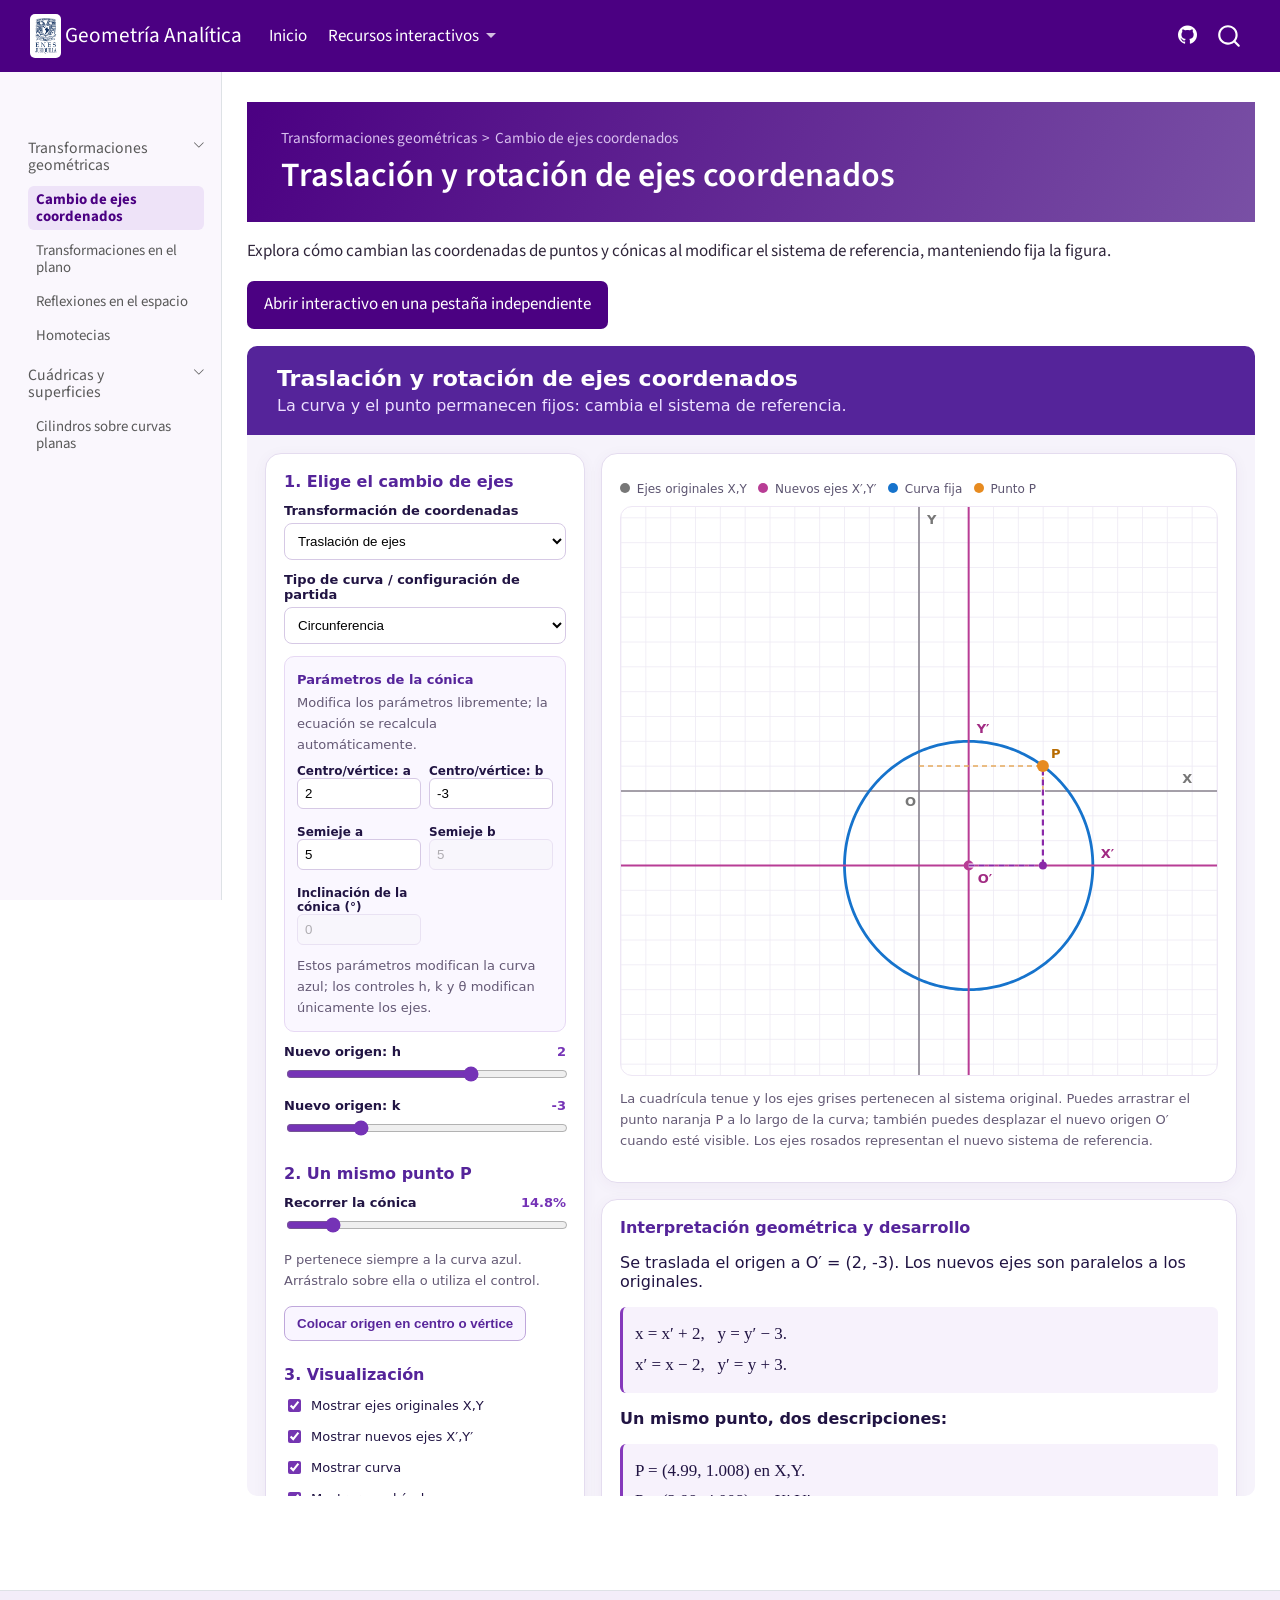
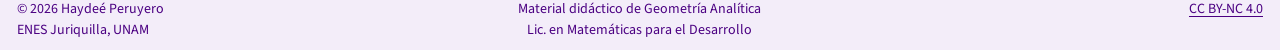
<file: docs/cambio_ejes.html>
<!DOCTYPE html>
<html xmlns="http://www.w3.org/1999/xhtml" lang="es" xml:lang="es"><head>

<meta charset="utf-8">
<meta name="generator" content="quarto-1.10.18">

<meta name="viewport" content="width=device-width, initial-scale=1.0, user-scalable=yes">


<title>Traslación y rotación de ejes coordenados – Geometría Analítica</title>
<style>
/* Default styles provided by pandoc.
** See https://pandoc.org/MANUAL.html#variables-for-html for config info.
*/
span.smallcaps{font-variant: small-caps;}
div.columns{display: flex; gap: 1.5em;}
div.column{flex: auto;}
@media screen {
div.columns{gap: min(4vw, 1.5em);}
div.column{overflow-x: auto;}
}
div.hanging-indent{margin-left: 1.5em; text-indent: -1.5em;}
ul.task-list{list-style: none;}
ul.task-list li input[type="checkbox"] {
  width: 0.8em;
  margin: 0 0.8em 0.2em -1em; /* quarto-specific, see https://github.com/quarto-dev/quarto-cli/issues/4556 */ 
  vertical-align: middle;
}
</style>


<script src="site_libs/quarto-nav/quarto-nav.js"></script>
<script src="site_libs/quarto-nav/headroom.min.js"></script>
<script src="site_libs/clipboard/clipboard.min.js"></script>
<script src="site_libs/quarto-search/autocomplete.umd.js"></script>
<script src="site_libs/quarto-search/fuse.min.js"></script>
<script src="site_libs/quarto-search/quarto-search.js"></script>
<meta name="quarto:offset" content="./">
<link href="./figures/favicon.png" rel="icon" type="image/png">
<script src="site_libs/quarto-html/quarto.js" type="module"></script>
<script src="site_libs/quarto-html/tabsets/tabsets.js" type="module"></script>
<script src="site_libs/quarto-html/popper.min.js"></script>
<script src="site_libs/quarto-html/tippy.umd.min.js"></script>
<script src="site_libs/quarto-html/anchor.min.js"></script>
<link href="site_libs/quarto-html/tippy.css" rel="stylesheet">
<link href="site_libs/quarto-html/quarto-syntax-highlighting-64a204ab8560d761af7679ceaba22944.css" rel="stylesheet" id="quarto-text-highlighting-styles">
<script src="site_libs/bootstrap/bootstrap.min.js"></script>
<link href="site_libs/bootstrap/bootstrap-icons.css" rel="stylesheet">
<link href="site_libs/bootstrap/bootstrap-29b88373c2cc073819c0a1ed63805d7f.min.css" rel="stylesheet" append-hash="true" id="quarto-bootstrap" data-mode="light">
<script id="quarto-search-options" type="application/json">{
  "location": "navbar",
  "copy-button": false,
  "collapse-after": 3,
  "panel-placement": "end",
  "type": "overlay",
  "limit": 50,
  "keyboard-shortcut": [
    "f",
    "/",
    "s"
  ],
  "show-item-context": false,
  "language": {
    "search-no-results-text": "No se han encontrado resultados",
    "search-matching-documents-text": "documentos encontrados",
    "search-copy-link-title": "Copiar el enlace en la búsqueda",
    "search-hide-matches-text": "Ocultar resultados adicionales",
    "search-more-match-text": "resultado adicional en este documento",
    "search-more-matches-text": "resultados adicionales en este documento",
    "search-clear-button-title": "Borrar",
    "search-text-placeholder": "",
    "search-detached-cancel-button-title": "Cancelar",
    "search-submit-button-title": "Enviar",
    "search-label": "Buscar"
  }
}</script>


<link rel="stylesheet" href="styles.css">
</head>

<body class="nav-sidebar docked nav-fixed quarto-light">

<div id="quarto-search-results"></div>
  <header id="quarto-header" class="headroom fixed-top">
    <nav class="navbar navbar-expand-lg " data-bs-theme="dark">
      <div class="navbar-container container-fluid">
      <div class="navbar-brand-container mx-auto">
    <a href="./index.html" class="navbar-brand navbar-brand-logo">
    <img src="./figures/LogoENES.png" alt="" class="navbar-logo light-content">
    <img src="./figures/LogoENES.png" alt="" class="navbar-logo dark-content">
    </a>
    <a class="navbar-brand" href="./index.html">
    <span class="navbar-title">Geometría Analítica</span>
    </a>
  </div>
            <div id="quarto-search" class="" title="Buscar"></div>
          <button class="navbar-toggler" type="button" data-bs-toggle="collapse" data-bs-target="#navbarCollapse" aria-controls="navbarCollapse" role="menu" aria-expanded="false" aria-label="Navegación de palanca" onclick="if (window.quartoToggleHeadroom) { window.quartoToggleHeadroom(); }">
  <span class="navbar-toggler-icon"></span>
</button>
          <div class="collapse navbar-collapse" id="navbarCollapse">
            <ul class="navbar-nav navbar-nav-scroll me-auto">
  <li class="nav-item">
    <a class="nav-link" href="./index.html"> 
<span class="menu-text">Inicio</span></a>
  </li>  
  <li class="nav-item dropdown ">
    <a class="nav-link dropdown-toggle" href="#" id="nav-menu-recursos-interactivos" role="link" data-bs-toggle="dropdown" aria-expanded="false">
 <span class="menu-text">Recursos interactivos</span>
    </a>
    <ul class="dropdown-menu" aria-labelledby="nav-menu-recursos-interactivos">    
        <li class="dropdown-header">Transformaciones geométricas</li>
        <li>
    <a class="dropdown-item" href="./cambio_ejes.html">
 <span class="dropdown-text">Cambio de ejes coordenados</span></a>
  </li>  
        <li>
    <a class="dropdown-item" href="./transformaciones.html">
 <span class="dropdown-text">Transformaciones en el plano</span></a>
  </li>  
        <li>
    <a class="dropdown-item" href="./reflexiones_plano.html">
 <span class="dropdown-text">Reflexiones en el espacio</span></a>
  </li>  
        <li>
    <a class="dropdown-item" href="./homotecias.html">
 <span class="dropdown-text">Homotecias</span></a>
  </li>  
        <li><hr class="dropdown-divider"></li>
        <li class="dropdown-header">Cuádricas y superficies</li>
        <li>
    <a class="dropdown-item" href="./cilindros.html">
 <span class="dropdown-text">Cilindros sobre curvas planas</span></a>
  </li>  
    </ul>
  </li>
</ul>
            <ul class="navbar-nav navbar-nav-scroll ms-auto">
  <li class="nav-item compact">
    <a class="nav-link" href="https://github.com/CursosENESJuriquilla/GA_2027-1"> <i class="bi bi-github" role="img" aria-label="GitHub">
</i> 
<span class="menu-text"></span></a>
  </li>  
</ul>
          </div> <!-- /navcollapse -->
            <div class="quarto-navbar-tools">
</div>
      </div> <!-- /container-fluid -->
    </nav>
  <nav class="quarto-secondary-nav">
    <div class="container-fluid d-flex">
      <button type="button" class="quarto-btn-toggle btn" data-bs-toggle="collapse" role="button" data-bs-target=".quarto-sidebar-collapse-item" aria-controls="quarto-sidebar" aria-expanded="false" aria-label="Alternar barra lateral" onclick="if (window.quartoToggleHeadroom) { window.quartoToggleHeadroom(); }">
        <i class="bi bi-layout-text-sidebar-reverse"></i>
      </button>
        <nav class="quarto-page-breadcrumbs" aria-label="breadcrumb"><ol class="breadcrumb"><li class="breadcrumb-item"><a href="./cambio_ejes.html">Transformaciones geométricas</a></li><li class="breadcrumb-item"><a href="./cambio_ejes.html">Cambio de ejes coordenados</a></li></ol></nav>
        <a class="flex-grow-1" role="navigation" data-bs-toggle="collapse" data-bs-target=".quarto-sidebar-collapse-item" aria-controls="quarto-sidebar" aria-expanded="false" aria-label="Alternar barra lateral" onclick="if (window.quartoToggleHeadroom) { window.quartoToggleHeadroom(); }">      
        </a>
      <button type="button" class="btn quarto-search-button" aria-label="Buscar" onclick="window.quartoOpenSearch();">
        <i class="bi bi-search"></i>
      </button>
    </div>
  </nav>
</header>
<!-- content -->
<div id="quarto-content" class="quarto-container page-columns page-rows-contents page-layout-full page-navbar">
<!-- sidebar -->
  <nav id="quarto-sidebar" class="sidebar collapse collapse-horizontal quarto-sidebar-collapse-item sidebar-navigation docked overflow-auto">
        <div class="mt-2 flex-shrink-0 align-items-center">
        <div class="sidebar-search">
        <div id="quarto-search" class="" title="Buscar"></div>
        </div>
        </div>
    <div class="sidebar-menu-container"> 
    <ul class="list-unstyled mt-1">
        <li class="sidebar-item sidebar-item-section">
      <div class="sidebar-item-container"> 
            <a class="sidebar-item-text sidebar-link text-start" data-bs-toggle="collapse" data-bs-target="#quarto-sidebar-section-1" role="navigation" aria-expanded="true">
 <span class="menu-text">Transformaciones geométricas</span></a>
          <a class="sidebar-item-toggle text-start" data-bs-toggle="collapse" data-bs-target="#quarto-sidebar-section-1" role="navigation" aria-expanded="true" aria-label="Alternar sección">
            <i class="bi bi-chevron-right ms-2"></i>
          </a> 
      </div>
      <ul id="quarto-sidebar-section-1" class="collapse list-unstyled sidebar-section depth1 show">  
          <li class="sidebar-item">
  <div class="sidebar-item-container"> 
  <a href="./cambio_ejes.html" class="sidebar-item-text sidebar-link active">
 <span class="menu-text">Cambio de ejes coordenados</span></a>
  </div>
</li>
          <li class="sidebar-item">
  <div class="sidebar-item-container"> 
  <a href="./transformaciones.html" class="sidebar-item-text sidebar-link">
 <span class="menu-text">Transformaciones en el plano</span></a>
  </div>
</li>
          <li class="sidebar-item">
  <div class="sidebar-item-container"> 
  <a href="./reflexiones_plano.html" class="sidebar-item-text sidebar-link">
 <span class="menu-text">Reflexiones en el espacio</span></a>
  </div>
</li>
          <li class="sidebar-item">
  <div class="sidebar-item-container"> 
  <a href="./homotecias.html" class="sidebar-item-text sidebar-link">
 <span class="menu-text">Homotecias</span></a>
  </div>
</li>
      </ul>
  </li>
        <li class="sidebar-item sidebar-item-section">
      <div class="sidebar-item-container"> 
            <a class="sidebar-item-text sidebar-link text-start" data-bs-toggle="collapse" data-bs-target="#quarto-sidebar-section-2" role="navigation" aria-expanded="true">
 <span class="menu-text">Cuádricas y superficies</span></a>
          <a class="sidebar-item-toggle text-start" data-bs-toggle="collapse" data-bs-target="#quarto-sidebar-section-2" role="navigation" aria-expanded="true" aria-label="Alternar sección">
            <i class="bi bi-chevron-right ms-2"></i>
          </a> 
      </div>
      <ul id="quarto-sidebar-section-2" class="collapse list-unstyled sidebar-section depth1 show">  
          <li class="sidebar-item">
  <div class="sidebar-item-container"> 
  <a href="./cilindros.html" class="sidebar-item-text sidebar-link">
 <span class="menu-text">Cilindros sobre curvas planas</span></a>
  </div>
</li>
      </ul>
  </li>
    </ul>
    </div>
</nav>
<div id="quarto-sidebar-glass" class="quarto-sidebar-collapse-item" data-bs-toggle="collapse" data-bs-target=".quarto-sidebar-collapse-item"></div>
<!-- margin-sidebar -->
    
<!-- main -->
<main class="content column-page-right" id="quarto-document-content">

<header id="title-block-header" class="quarto-title-block default"><nav class="quarto-page-breadcrumbs quarto-title-breadcrumbs d-none d-lg-block" aria-label="breadcrumb"><ol class="breadcrumb"><li class="breadcrumb-item"><a href="./cambio_ejes.html">Transformaciones geométricas</a></li><li class="breadcrumb-item"><a href="./cambio_ejes.html">Cambio de ejes coordenados</a></li></ol></nav>
<div class="quarto-title">
<h1 class="title">Traslación y rotación de ejes coordenados</h1>
</div>



<div class="quarto-title-meta column-page-right">

    
  
    
  </div>
  


</header>


<p>Explora cómo cambian las coordenadas de puntos y cónicas al modificar el sistema de referencia, manteniendo fija la figura.</p>
<p><a href="apps/1-cambio_ejes_coordenados.html" class="app-link" target="_blank" rel="noopener">Abrir interactivo en una pestaña independiente</a></p>
<iframe class="app-frame" src="apps/1-cambio_ejes_coordenados.html" title="Traslación y rotación de ejes coordenados" style="width:100%; height:1150px; border:0; border-radius:10px;" allowfullscreen=""></iframe>



<a onclick="window.scrollTo(0, 0); return false;" role="button" id="quarto-back-to-top"><i class="bi bi-arrow-up"></i> Volver arriba</a></main> <!-- /main -->
<script id="quarto-html-after-body" type="application/javascript">
  window.document.addEventListener("DOMContentLoaded", function (event) {
    const icon = "";
    const anchorJS = new window.AnchorJS();
    anchorJS.options = {
      placement: 'right',
      icon: icon
    };
    anchorJS.add('.anchored');
    const isCodeAnnotation = (el) => {
      for (const clz of el.classList) {
        if (clz.startsWith('code-annotation-')) {                     
          return true;
        }
      }
      return false;
    }
    const onCopySuccess = function(e) {
      // button target
      const button = e.trigger;
      // don't keep focus
      button.blur();
      // flash "checked"
      button.classList.add('code-copy-button-checked');
      var currentTitle = button.getAttribute("title");
      button.setAttribute("title", "Copiado");
      let tooltip;
      if (window.bootstrap) {
        button.setAttribute("data-bs-toggle", "tooltip");
        button.setAttribute("data-bs-placement", "left");
        button.setAttribute("data-bs-title", "Copiado");
        tooltip = new bootstrap.Tooltip(button, 
          { trigger: "manual", 
            customClass: "code-copy-button-tooltip",
            offset: [0, -8]});
        tooltip.show();    
      }
      setTimeout(function() {
        if (tooltip) {
          tooltip.hide();
          button.removeAttribute("data-bs-title");
          button.removeAttribute("data-bs-toggle");
          button.removeAttribute("data-bs-placement");
        }
        button.setAttribute("title", currentTitle);
        button.classList.remove('code-copy-button-checked');
      }, 1000);
      // clear code selection
      e.clearSelection();
    }
    const getTextToCopy = function(trigger) {
      const outerScaffold = trigger.parentElement.cloneNode(true);
      const codeEl = outerScaffold.querySelector('code');
      for (const childEl of codeEl.children) {
        if (isCodeAnnotation(childEl)) {
          childEl.remove();
        }
      }
      return codeEl.innerText;
    }
    const clipboard = new window.ClipboardJS('.code-copy-button:not([data-in-quarto-modal])', {
      text: getTextToCopy
    });
    clipboard.on('success', onCopySuccess);
    if (window.document.getElementById('quarto-embedded-source-code-modal')) {
      const clipboardModal = new window.ClipboardJS('.code-copy-button[data-in-quarto-modal]', {
        text: getTextToCopy,
        container: window.document.getElementById('quarto-embedded-source-code-modal')
      });
      clipboardModal.on('success', onCopySuccess);
    }
      var localhostRegex = new RegExp(/^(?:http|https):\/\/localhost\:?[0-9]*\//);
      var mailtoRegex = new RegExp(/^mailto:/);
        var filterRegex = new RegExp("https:\/\/cursosenesjuriquilla\.github\.io\/GA_2027-1\/");
      var isInternal = (href) => {
          return filterRegex.test(href) || localhostRegex.test(href) || mailtoRegex.test(href);
      }
      // Inspect non-navigation links and adorn them if external
     var links = window.document.querySelectorAll('a[href]:not(.nav-link):not(.navbar-brand):not(.toc-action):not(.sidebar-link):not(.sidebar-item-toggle):not(.pagination-link):not(.no-external):not([aria-hidden]):not(.dropdown-item):not(.quarto-navigation-tool):not(.about-link)');
      for (var i=0; i<links.length; i++) {
        const link = links[i];
        if (!isInternal(link.href)) {
          // undo the damage that might have been done by quarto-nav.js in the case of
          // links that we want to consider external
          if (link.dataset.originalHref !== undefined) {
            link.href = link.dataset.originalHref;
          }
        }
      }
    function tippyHover(el, contentFn, onTriggerFn, onUntriggerFn) {
      const config = {
        allowHTML: true,
        maxWidth: 500,
        delay: 100,
        arrow: false,
        appendTo: function(el) {
            return el.parentElement;
        },
        interactive: true,
        interactiveBorder: 10,
        theme: 'quarto',
        placement: 'bottom-start',
      };
      if (contentFn) {
        config.content = contentFn;
      }
      if (onTriggerFn) {
        config.onTrigger = onTriggerFn;
      }
      if (onUntriggerFn) {
        config.onUntrigger = onUntriggerFn;
      }
      window.tippy(el, config); 
    }
    const noterefs = window.document.querySelectorAll('a[role="doc-noteref"]');
    for (var i=0; i<noterefs.length; i++) {
      const ref = noterefs[i];
      tippyHover(ref, function() {
        // use id or data attribute instead here
        let href = ref.getAttribute('data-footnote-href') || ref.getAttribute('href');
        try { href = new URL(href).hash; } catch {}
        const id = href.replace(/^#\/?/, "");
        const note = window.document.getElementById(id);
        if (note) {
          return note.innerHTML;
        } else {
          return "";
        }
      });
    }
    const xrefs = window.document.querySelectorAll('a.quarto-xref');
    const processXRef = (id, note) => {
      // Strip column container classes
      const stripColumnClz = (el) => {
        el.classList.remove("page-full", "page-columns");
        if (el.children) {
          for (const child of el.children) {
            stripColumnClz(child);
          }
        }
      }
      stripColumnClz(note)
      if (id === null || id.startsWith('sec-')) {
        // Special case sections, only their first couple elements
        const container = document.createElement("div");
        if (note.children && note.children.length > 2) {
          container.appendChild(note.children[0].cloneNode(true));
          for (let i = 1; i < note.children.length; i++) {
            const child = note.children[i];
            if (child.tagName === "P" && child.innerText === "") {
              continue;
            } else {
              container.appendChild(child.cloneNode(true));
              break;
            }
          }
          if (window.Quarto?.typesetMath) {
            window.Quarto.typesetMath(container);
          }
          return container.innerHTML
        } else {
          if (window.Quarto?.typesetMath) {
            window.Quarto.typesetMath(note);
          }
          return note.innerHTML;
        }
      } else {
        // Remove any anchor links if they are present
        const anchorLink = note.querySelector('a.anchorjs-link');
        if (anchorLink) {
          anchorLink.remove();
        }
        if (window.Quarto?.typesetMath) {
          window.Quarto.typesetMath(note);
        }
        if (note.classList.contains("callout")) {
          return note.outerHTML;
        } else {
          return note.innerHTML;
        }
      }
    }
    for (var i=0; i<xrefs.length; i++) {
      const xref = xrefs[i];
      tippyHover(xref, undefined, function(instance) {
        instance.disable();
        let url = xref.getAttribute('href');
        let hash = undefined; 
        if (url.startsWith('#')) {
          hash = url;
        } else {
          try { hash = new URL(url).hash; } catch {}
        }
        if (hash) {
          const id = hash.replace(/^#\/?/, "");
          const note = window.document.getElementById(id);
          if (note !== null) {
            try {
              const html = processXRef(id, note.cloneNode(true));
              instance.setContent(html);
            } finally {
              instance.enable();
              instance.show();
            }
          } else {
            // See if we can fetch this
            fetch(url.split('#')[0])
            .then(res => res.text())
            .then(html => {
              const parser = new DOMParser();
              const htmlDoc = parser.parseFromString(html, "text/html");
              const note = htmlDoc.getElementById(id);
              if (note !== null) {
                const html = processXRef(id, note);
                instance.setContent(html);
              } 
            }).finally(() => {
              instance.enable();
              instance.show();
            });
          }
        } else {
          // See if we can fetch a full url (with no hash to target)
          // This is a special case and we should probably do some content thinning / targeting
          fetch(url)
          .then(res => res.text())
          .then(html => {
            const parser = new DOMParser();
            const htmlDoc = parser.parseFromString(html, "text/html");
            const note = htmlDoc.querySelector('main.content');
            if (note !== null) {
              // This should only happen for chapter cross references
              // (since there is no id in the URL)
              // remove the first header
              if (note.children.length > 0 && note.children[0].tagName === "HEADER") {
                note.children[0].remove();
              }
              const html = processXRef(null, note);
              instance.setContent(html);
            } 
          }).finally(() => {
            instance.enable();
            instance.show();
          });
        }
      }, function(instance) {
      });
    }
        let selectedAnnoteEl;
        const selectorForAnnotation = ( cell, annotation) => {
          let cellAttr = 'data-code-cell="' + cell + '"';
          let lineAttr = 'data-code-annotation="' +  annotation + '"';
          const selector = 'span[' + cellAttr + '][' + lineAttr + ']';
          return selector;
        }
        const selectCodeLines = (annoteEl) => {
          const doc = window.document;
          const targetCell = annoteEl.getAttribute("data-target-cell");
          const targetAnnotation = annoteEl.getAttribute("data-target-annotation");
          const annoteSpan = window.document.querySelector(selectorForAnnotation(targetCell, targetAnnotation));
          const lines = annoteSpan.getAttribute("data-code-lines").split(",");
          const lineIds = lines.map((line) => {
            return targetCell + "-" + line;
          })
          let top = null;
          let height = null;
          let parent = null;
          if (lineIds.length > 0) {
              //compute the position of the single el (top and bottom and make a div)
              const el = window.document.getElementById(lineIds[0]);
              top = el.offsetTop;
              height = el.offsetHeight;
              parent = el.parentElement.parentElement;
            if (lineIds.length > 1) {
              const lastEl = window.document.getElementById(lineIds[lineIds.length - 1]);
              const bottom = lastEl.offsetTop + lastEl.offsetHeight;
              height = bottom - top;
            }
            if (top !== null && height !== null && parent !== null) {
              // cook up a div (if necessary) and position it 
              let div = window.document.getElementById("code-annotation-line-highlight");
              if (div === null) {
                div = window.document.createElement("div");
                div.setAttribute("id", "code-annotation-line-highlight");
                div.style.position = 'absolute';
                parent.appendChild(div);
              }
              div.style.top = top - 2 + "px";
              div.style.height = height + 4 + "px";
              div.style.left = 0;
              let gutterDiv = window.document.getElementById("code-annotation-line-highlight-gutter");
              if (gutterDiv === null) {
                gutterDiv = window.document.createElement("div");
                gutterDiv.setAttribute("id", "code-annotation-line-highlight-gutter");
                gutterDiv.style.position = 'absolute';
                const codeCell = window.document.getElementById(targetCell);
                const gutter = codeCell.querySelector('.code-annotation-gutter');
                gutter.appendChild(gutterDiv);
              }
              gutterDiv.style.top = top - 2 + "px";
              gutterDiv.style.height = height + 4 + "px";
            }
            selectedAnnoteEl = annoteEl;
          }
        };
        const unselectCodeLines = () => {
          const elementsIds = ["code-annotation-line-highlight", "code-annotation-line-highlight-gutter"];
          elementsIds.forEach((elId) => {
            const div = window.document.getElementById(elId);
            if (div) {
              div.remove();
            }
          });
          selectedAnnoteEl = undefined;
        };
          // Handle positioning of the toggle
      window.addEventListener(
        "resize",
        throttle(() => {
          elRect = undefined;
          if (selectedAnnoteEl) {
            selectCodeLines(selectedAnnoteEl);
          }
        }, 10)
      );
      function throttle(fn, ms) {
      let throttle = false;
      let timer;
        return (...args) => {
          if(!throttle) { // first call gets through
              fn.apply(this, args);
              throttle = true;
          } else { // all the others get throttled
              if(timer) clearTimeout(timer); // cancel #2
              timer = setTimeout(() => {
                fn.apply(this, args);
                timer = throttle = false;
              }, ms);
          }
        };
      }
        const annoteTargets = window.document.querySelectorAll('.code-annotation-anchor');
        for (let i=0; i<annoteTargets.length; i++) {
          const annoteTarget = annoteTargets[i];
          const targetCell = annoteTarget.getAttribute("data-target-cell");
          const targetAnnotation = annoteTarget.getAttribute("data-target-annotation");
          const contentFn = () => {
            const content = window.document.querySelector(selectorForAnnotation(targetCell, targetAnnotation));
            if (content) {
              const tipContent = content.cloneNode(true);
              tipContent.classList.add("code-annotation-tip-content");
              return tipContent.outerHTML;
            }
          }
          const config = {
            allowHTML: true,
            content: contentFn,
            onShow: (instance) => {
              selectCodeLines(instance.reference);
              instance.reference.classList.add('code-annotation-active');
              window.tippy.hideAll();
            },
            onHide: (instance) => {
              unselectCodeLines();
              instance.reference.classList.remove('code-annotation-active');
            },
            maxWidth: 300,
            delay: [50, 0],
            duration: [200, 0],
            offset: [5, 10],
            arrow: true,
            appendTo: function(el) {
              return el.parentElement.parentElement.parentElement;
            },
            interactive: true,
            interactiveBorder: 10,
            theme: 'quarto',
            placement: 'right',
            popperOptions: {
              modifiers: [
              {
                name: 'flip',
                options: {
                  flipVariations: false, // true by default
                  allowedAutoPlacements: ['right'],
                  fallbackPlacements: ['right', 'top', 'top-start', 'top-end', 'bottom', 'bottom-start', 'bottom-end', 'left'],
                },
              },
              {
                name: 'preventOverflow',
                options: {
                  mainAxis: false,
                  altAxis: false
                }
              }
              ]        
            }      
          };
          window.tippy(annoteTarget, config); 
        }
    const findCites = (el) => {
      const parentEl = el.parentElement;
      if (parentEl) {
        const cites = parentEl.dataset.cites;
        if (cites) {
          return {
            el,
            cites: cites.split(' ')
          };
        } else {
          return findCites(el.parentElement)
        }
      } else {
        return undefined;
      }
    };
    var bibliorefs = window.document.querySelectorAll('a[role="doc-biblioref"]');
    for (var i=0; i<bibliorefs.length; i++) {
      const ref = bibliorefs[i];
      const citeInfo = findCites(ref);
      if (citeInfo) {
        tippyHover(citeInfo.el, function() {
          var popup = window.document.createElement('div');
          citeInfo.cites.forEach(function(cite) {
            var citeDiv = window.document.createElement('div');
            citeDiv.classList.add('hanging-indent');
            citeDiv.classList.add('csl-entry');
            var biblioDiv = window.document.getElementById('ref-' + cite);
            if (biblioDiv) {
              citeDiv.innerHTML = biblioDiv.innerHTML;
            }
            popup.appendChild(citeDiv);
          });
          return popup.innerHTML;
        });
      }
    }
  });
  </script>
</div> <!-- /content -->
<footer class="footer">
  <div class="nav-footer">
    <div class="nav-footer-left">
<p>© 2026 Haydeé Peruyero<br>
ENES Juriquilla, UNAM</p>
</div>   
    <div class="nav-footer-center">
<p>Material didáctico de Geometría Analítica<br>
Lic. en Matemáticas para el Desarrollo</p>
</div>
    <div class="nav-footer-right">
<p><a href="https://creativecommons.org/licenses/by-nc/4.0/deed.es">CC BY-NC 4.0</a></p>
</div>
  </div>
</footer>




</body></html>
</file>
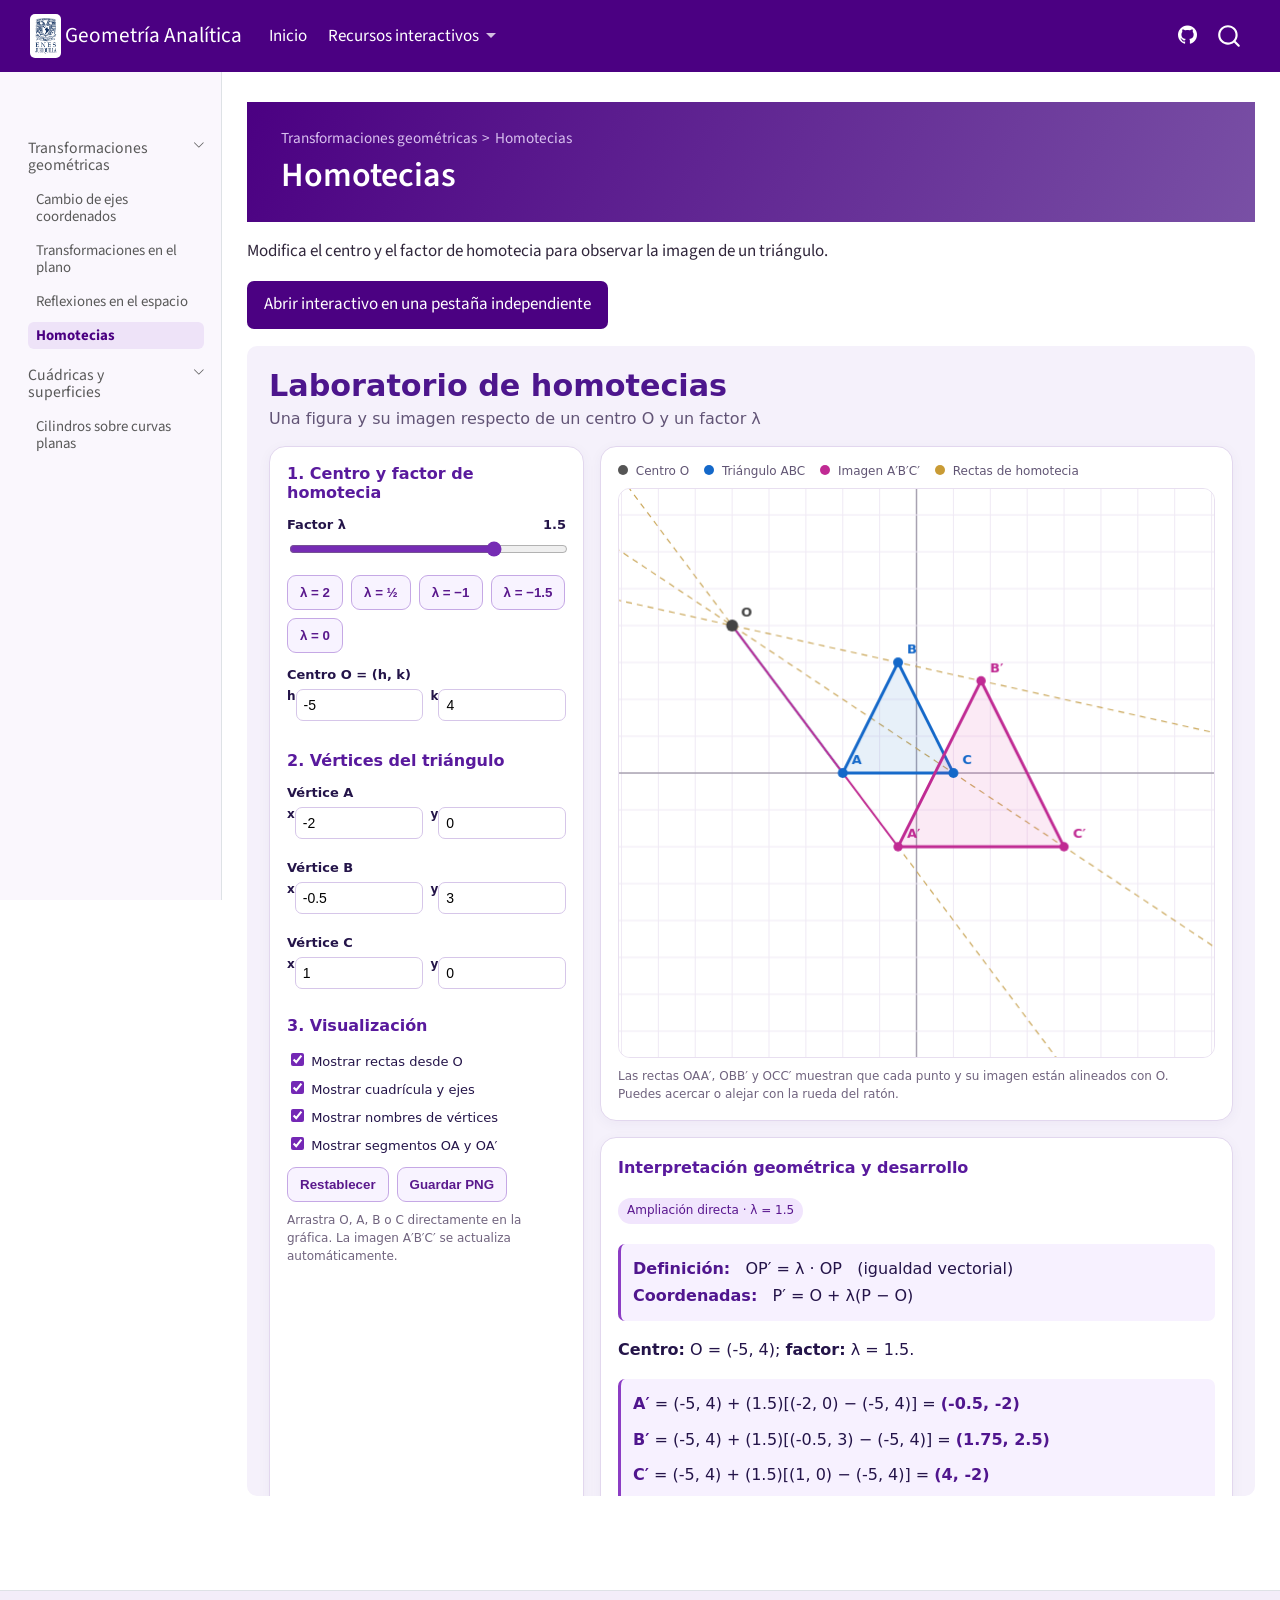
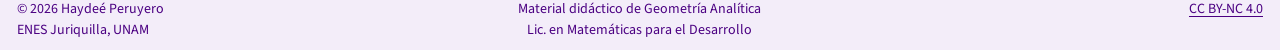
<file: docs/homotecias.html>
<!DOCTYPE html>
<html xmlns="http://www.w3.org/1999/xhtml" lang="es" xml:lang="es"><head>

<meta charset="utf-8">
<meta name="generator" content="quarto-1.10.18">

<meta name="viewport" content="width=device-width, initial-scale=1.0, user-scalable=yes">


<title>Homotecias – Geometría Analítica</title>
<style>
/* Default styles provided by pandoc.
** See https://pandoc.org/MANUAL.html#variables-for-html for config info.
*/
span.smallcaps{font-variant: small-caps;}
div.columns{display: flex; gap: 1.5em;}
div.column{flex: auto;}
@media screen {
div.columns{gap: min(4vw, 1.5em);}
div.column{overflow-x: auto;}
}
div.hanging-indent{margin-left: 1.5em; text-indent: -1.5em;}
ul.task-list{list-style: none;}
ul.task-list li input[type="checkbox"] {
  width: 0.8em;
  margin: 0 0.8em 0.2em -1em; /* quarto-specific, see https://github.com/quarto-dev/quarto-cli/issues/4556 */ 
  vertical-align: middle;
}
</style>


<script src="site_libs/quarto-nav/quarto-nav.js"></script>
<script src="site_libs/quarto-nav/headroom.min.js"></script>
<script src="site_libs/clipboard/clipboard.min.js"></script>
<script src="site_libs/quarto-search/autocomplete.umd.js"></script>
<script src="site_libs/quarto-search/fuse.min.js"></script>
<script src="site_libs/quarto-search/quarto-search.js"></script>
<meta name="quarto:offset" content="./">
<link href="./figures/favicon.png" rel="icon" type="image/png">
<script src="site_libs/quarto-html/quarto.js" type="module"></script>
<script src="site_libs/quarto-html/tabsets/tabsets.js" type="module"></script>
<script src="site_libs/quarto-html/popper.min.js"></script>
<script src="site_libs/quarto-html/tippy.umd.min.js"></script>
<script src="site_libs/quarto-html/anchor.min.js"></script>
<link href="site_libs/quarto-html/tippy.css" rel="stylesheet">
<link href="site_libs/quarto-html/quarto-syntax-highlighting-64a204ab8560d761af7679ceaba22944.css" rel="stylesheet" id="quarto-text-highlighting-styles">
<script src="site_libs/bootstrap/bootstrap.min.js"></script>
<link href="site_libs/bootstrap/bootstrap-icons.css" rel="stylesheet">
<link href="site_libs/bootstrap/bootstrap-29b88373c2cc073819c0a1ed63805d7f.min.css" rel="stylesheet" append-hash="true" id="quarto-bootstrap" data-mode="light">
<script id="quarto-search-options" type="application/json">{
  "location": "navbar",
  "copy-button": false,
  "collapse-after": 3,
  "panel-placement": "end",
  "type": "overlay",
  "limit": 50,
  "keyboard-shortcut": [
    "f",
    "/",
    "s"
  ],
  "show-item-context": false,
  "language": {
    "search-no-results-text": "No se han encontrado resultados",
    "search-matching-documents-text": "documentos encontrados",
    "search-copy-link-title": "Copiar el enlace en la búsqueda",
    "search-hide-matches-text": "Ocultar resultados adicionales",
    "search-more-match-text": "resultado adicional en este documento",
    "search-more-matches-text": "resultados adicionales en este documento",
    "search-clear-button-title": "Borrar",
    "search-text-placeholder": "",
    "search-detached-cancel-button-title": "Cancelar",
    "search-submit-button-title": "Enviar",
    "search-label": "Buscar"
  }
}</script>


<link rel="stylesheet" href="styles.css">
</head>

<body class="nav-sidebar docked nav-fixed quarto-light">

<div id="quarto-search-results"></div>
  <header id="quarto-header" class="headroom fixed-top">
    <nav class="navbar navbar-expand-lg " data-bs-theme="dark">
      <div class="navbar-container container-fluid">
      <div class="navbar-brand-container mx-auto">
    <a href="./index.html" class="navbar-brand navbar-brand-logo">
    <img src="./figures/LogoENES.png" alt="" class="navbar-logo light-content">
    <img src="./figures/LogoENES.png" alt="" class="navbar-logo dark-content">
    </a>
    <a class="navbar-brand" href="./index.html">
    <span class="navbar-title">Geometría Analítica</span>
    </a>
  </div>
            <div id="quarto-search" class="" title="Buscar"></div>
          <button class="navbar-toggler" type="button" data-bs-toggle="collapse" data-bs-target="#navbarCollapse" aria-controls="navbarCollapse" role="menu" aria-expanded="false" aria-label="Navegación de palanca" onclick="if (window.quartoToggleHeadroom) { window.quartoToggleHeadroom(); }">
  <span class="navbar-toggler-icon"></span>
</button>
          <div class="collapse navbar-collapse" id="navbarCollapse">
            <ul class="navbar-nav navbar-nav-scroll me-auto">
  <li class="nav-item">
    <a class="nav-link" href="./index.html"> 
<span class="menu-text">Inicio</span></a>
  </li>  
  <li class="nav-item dropdown ">
    <a class="nav-link dropdown-toggle" href="#" id="nav-menu-recursos-interactivos" role="link" data-bs-toggle="dropdown" aria-expanded="false">
 <span class="menu-text">Recursos interactivos</span>
    </a>
    <ul class="dropdown-menu" aria-labelledby="nav-menu-recursos-interactivos">    
        <li class="dropdown-header">Transformaciones geométricas</li>
        <li>
    <a class="dropdown-item" href="./cambio_ejes.html">
 <span class="dropdown-text">Cambio de ejes coordenados</span></a>
  </li>  
        <li>
    <a class="dropdown-item" href="./transformaciones.html">
 <span class="dropdown-text">Transformaciones en el plano</span></a>
  </li>  
        <li>
    <a class="dropdown-item" href="./reflexiones_plano.html">
 <span class="dropdown-text">Reflexiones en el espacio</span></a>
  </li>  
        <li>
    <a class="dropdown-item" href="./homotecias.html">
 <span class="dropdown-text">Homotecias</span></a>
  </li>  
        <li><hr class="dropdown-divider"></li>
        <li class="dropdown-header">Cuádricas y superficies</li>
        <li>
    <a class="dropdown-item" href="./cilindros.html">
 <span class="dropdown-text">Cilindros sobre curvas planas</span></a>
  </li>  
    </ul>
  </li>
</ul>
            <ul class="navbar-nav navbar-nav-scroll ms-auto">
  <li class="nav-item compact">
    <a class="nav-link" href="https://github.com/CursosENESJuriquilla/GA_2027-1"> <i class="bi bi-github" role="img" aria-label="GitHub">
</i> 
<span class="menu-text"></span></a>
  </li>  
</ul>
          </div> <!-- /navcollapse -->
            <div class="quarto-navbar-tools">
</div>
      </div> <!-- /container-fluid -->
    </nav>
  <nav class="quarto-secondary-nav">
    <div class="container-fluid d-flex">
      <button type="button" class="quarto-btn-toggle btn" data-bs-toggle="collapse" role="button" data-bs-target=".quarto-sidebar-collapse-item" aria-controls="quarto-sidebar" aria-expanded="false" aria-label="Alternar barra lateral" onclick="if (window.quartoToggleHeadroom) { window.quartoToggleHeadroom(); }">
        <i class="bi bi-layout-text-sidebar-reverse"></i>
      </button>
        <nav class="quarto-page-breadcrumbs" aria-label="breadcrumb"><ol class="breadcrumb"><li class="breadcrumb-item"><a href="./cambio_ejes.html">Transformaciones geométricas</a></li><li class="breadcrumb-item"><a href="./homotecias.html">Homotecias</a></li></ol></nav>
        <a class="flex-grow-1" role="navigation" data-bs-toggle="collapse" data-bs-target=".quarto-sidebar-collapse-item" aria-controls="quarto-sidebar" aria-expanded="false" aria-label="Alternar barra lateral" onclick="if (window.quartoToggleHeadroom) { window.quartoToggleHeadroom(); }">      
        </a>
      <button type="button" class="btn quarto-search-button" aria-label="Buscar" onclick="window.quartoOpenSearch();">
        <i class="bi bi-search"></i>
      </button>
    </div>
  </nav>
</header>
<!-- content -->
<div id="quarto-content" class="quarto-container page-columns page-rows-contents page-layout-full page-navbar">
<!-- sidebar -->
  <nav id="quarto-sidebar" class="sidebar collapse collapse-horizontal quarto-sidebar-collapse-item sidebar-navigation docked overflow-auto">
        <div class="mt-2 flex-shrink-0 align-items-center">
        <div class="sidebar-search">
        <div id="quarto-search" class="" title="Buscar"></div>
        </div>
        </div>
    <div class="sidebar-menu-container"> 
    <ul class="list-unstyled mt-1">
        <li class="sidebar-item sidebar-item-section">
      <div class="sidebar-item-container"> 
            <a class="sidebar-item-text sidebar-link text-start" data-bs-toggle="collapse" data-bs-target="#quarto-sidebar-section-1" role="navigation" aria-expanded="true">
 <span class="menu-text">Transformaciones geométricas</span></a>
          <a class="sidebar-item-toggle text-start" data-bs-toggle="collapse" data-bs-target="#quarto-sidebar-section-1" role="navigation" aria-expanded="true" aria-label="Alternar sección">
            <i class="bi bi-chevron-right ms-2"></i>
          </a> 
      </div>
      <ul id="quarto-sidebar-section-1" class="collapse list-unstyled sidebar-section depth1 show">  
          <li class="sidebar-item">
  <div class="sidebar-item-container"> 
  <a href="./cambio_ejes.html" class="sidebar-item-text sidebar-link">
 <span class="menu-text">Cambio de ejes coordenados</span></a>
  </div>
</li>
          <li class="sidebar-item">
  <div class="sidebar-item-container"> 
  <a href="./transformaciones.html" class="sidebar-item-text sidebar-link">
 <span class="menu-text">Transformaciones en el plano</span></a>
  </div>
</li>
          <li class="sidebar-item">
  <div class="sidebar-item-container"> 
  <a href="./reflexiones_plano.html" class="sidebar-item-text sidebar-link">
 <span class="menu-text">Reflexiones en el espacio</span></a>
  </div>
</li>
          <li class="sidebar-item">
  <div class="sidebar-item-container"> 
  <a href="./homotecias.html" class="sidebar-item-text sidebar-link active">
 <span class="menu-text">Homotecias</span></a>
  </div>
</li>
      </ul>
  </li>
        <li class="sidebar-item sidebar-item-section">
      <div class="sidebar-item-container"> 
            <a class="sidebar-item-text sidebar-link text-start" data-bs-toggle="collapse" data-bs-target="#quarto-sidebar-section-2" role="navigation" aria-expanded="true">
 <span class="menu-text">Cuádricas y superficies</span></a>
          <a class="sidebar-item-toggle text-start" data-bs-toggle="collapse" data-bs-target="#quarto-sidebar-section-2" role="navigation" aria-expanded="true" aria-label="Alternar sección">
            <i class="bi bi-chevron-right ms-2"></i>
          </a> 
      </div>
      <ul id="quarto-sidebar-section-2" class="collapse list-unstyled sidebar-section depth1 show">  
          <li class="sidebar-item">
  <div class="sidebar-item-container"> 
  <a href="./cilindros.html" class="sidebar-item-text sidebar-link">
 <span class="menu-text">Cilindros sobre curvas planas</span></a>
  </div>
</li>
      </ul>
  </li>
    </ul>
    </div>
</nav>
<div id="quarto-sidebar-glass" class="quarto-sidebar-collapse-item" data-bs-toggle="collapse" data-bs-target=".quarto-sidebar-collapse-item"></div>
<!-- margin-sidebar -->
    
<!-- main -->
<main class="content column-page-right" id="quarto-document-content">

<header id="title-block-header" class="quarto-title-block default"><nav class="quarto-page-breadcrumbs quarto-title-breadcrumbs d-none d-lg-block" aria-label="breadcrumb"><ol class="breadcrumb"><li class="breadcrumb-item"><a href="./cambio_ejes.html">Transformaciones geométricas</a></li><li class="breadcrumb-item"><a href="./homotecias.html">Homotecias</a></li></ol></nav>
<div class="quarto-title">
<h1 class="title">Homotecias</h1>
</div>



<div class="quarto-title-meta column-page-right">

    
  
    
  </div>
  


</header>


<p>Modifica el centro y el factor de homotecia para observar la imagen de un triángulo.</p>
<p><a href="apps/4-homotecias_interactivas.html" class="app-link" target="_blank" rel="noopener">Abrir interactivo en una pestaña independiente</a></p>
<iframe class="app-frame" src="apps/4-homotecias_interactivas.html" title="Homotecias" style="width:100%; height:1150px; border:0; border-radius:10px;" allowfullscreen=""></iframe>



<a onclick="window.scrollTo(0, 0); return false;" role="button" id="quarto-back-to-top"><i class="bi bi-arrow-up"></i> Volver arriba</a></main> <!-- /main -->
<script id="quarto-html-after-body" type="application/javascript">
  window.document.addEventListener("DOMContentLoaded", function (event) {
    const icon = "";
    const anchorJS = new window.AnchorJS();
    anchorJS.options = {
      placement: 'right',
      icon: icon
    };
    anchorJS.add('.anchored');
    const isCodeAnnotation = (el) => {
      for (const clz of el.classList) {
        if (clz.startsWith('code-annotation-')) {                     
          return true;
        }
      }
      return false;
    }
    const onCopySuccess = function(e) {
      // button target
      const button = e.trigger;
      // don't keep focus
      button.blur();
      // flash "checked"
      button.classList.add('code-copy-button-checked');
      var currentTitle = button.getAttribute("title");
      button.setAttribute("title", "Copiado");
      let tooltip;
      if (window.bootstrap) {
        button.setAttribute("data-bs-toggle", "tooltip");
        button.setAttribute("data-bs-placement", "left");
        button.setAttribute("data-bs-title", "Copiado");
        tooltip = new bootstrap.Tooltip(button, 
          { trigger: "manual", 
            customClass: "code-copy-button-tooltip",
            offset: [0, -8]});
        tooltip.show();    
      }
      setTimeout(function() {
        if (tooltip) {
          tooltip.hide();
          button.removeAttribute("data-bs-title");
          button.removeAttribute("data-bs-toggle");
          button.removeAttribute("data-bs-placement");
        }
        button.setAttribute("title", currentTitle);
        button.classList.remove('code-copy-button-checked');
      }, 1000);
      // clear code selection
      e.clearSelection();
    }
    const getTextToCopy = function(trigger) {
      const outerScaffold = trigger.parentElement.cloneNode(true);
      const codeEl = outerScaffold.querySelector('code');
      for (const childEl of codeEl.children) {
        if (isCodeAnnotation(childEl)) {
          childEl.remove();
        }
      }
      return codeEl.innerText;
    }
    const clipboard = new window.ClipboardJS('.code-copy-button:not([data-in-quarto-modal])', {
      text: getTextToCopy
    });
    clipboard.on('success', onCopySuccess);
    if (window.document.getElementById('quarto-embedded-source-code-modal')) {
      const clipboardModal = new window.ClipboardJS('.code-copy-button[data-in-quarto-modal]', {
        text: getTextToCopy,
        container: window.document.getElementById('quarto-embedded-source-code-modal')
      });
      clipboardModal.on('success', onCopySuccess);
    }
      var localhostRegex = new RegExp(/^(?:http|https):\/\/localhost\:?[0-9]*\//);
      var mailtoRegex = new RegExp(/^mailto:/);
        var filterRegex = new RegExp("https:\/\/cursosenesjuriquilla\.github\.io\/GA_2027-1\/");
      var isInternal = (href) => {
          return filterRegex.test(href) || localhostRegex.test(href) || mailtoRegex.test(href);
      }
      // Inspect non-navigation links and adorn them if external
     var links = window.document.querySelectorAll('a[href]:not(.nav-link):not(.navbar-brand):not(.toc-action):not(.sidebar-link):not(.sidebar-item-toggle):not(.pagination-link):not(.no-external):not([aria-hidden]):not(.dropdown-item):not(.quarto-navigation-tool):not(.about-link)');
      for (var i=0; i<links.length; i++) {
        const link = links[i];
        if (!isInternal(link.href)) {
          // undo the damage that might have been done by quarto-nav.js in the case of
          // links that we want to consider external
          if (link.dataset.originalHref !== undefined) {
            link.href = link.dataset.originalHref;
          }
        }
      }
    function tippyHover(el, contentFn, onTriggerFn, onUntriggerFn) {
      const config = {
        allowHTML: true,
        maxWidth: 500,
        delay: 100,
        arrow: false,
        appendTo: function(el) {
            return el.parentElement;
        },
        interactive: true,
        interactiveBorder: 10,
        theme: 'quarto',
        placement: 'bottom-start',
      };
      if (contentFn) {
        config.content = contentFn;
      }
      if (onTriggerFn) {
        config.onTrigger = onTriggerFn;
      }
      if (onUntriggerFn) {
        config.onUntrigger = onUntriggerFn;
      }
      window.tippy(el, config); 
    }
    const noterefs = window.document.querySelectorAll('a[role="doc-noteref"]');
    for (var i=0; i<noterefs.length; i++) {
      const ref = noterefs[i];
      tippyHover(ref, function() {
        // use id or data attribute instead here
        let href = ref.getAttribute('data-footnote-href') || ref.getAttribute('href');
        try { href = new URL(href).hash; } catch {}
        const id = href.replace(/^#\/?/, "");
        const note = window.document.getElementById(id);
        if (note) {
          return note.innerHTML;
        } else {
          return "";
        }
      });
    }
    const xrefs = window.document.querySelectorAll('a.quarto-xref');
    const processXRef = (id, note) => {
      // Strip column container classes
      const stripColumnClz = (el) => {
        el.classList.remove("page-full", "page-columns");
        if (el.children) {
          for (const child of el.children) {
            stripColumnClz(child);
          }
        }
      }
      stripColumnClz(note)
      if (id === null || id.startsWith('sec-')) {
        // Special case sections, only their first couple elements
        const container = document.createElement("div");
        if (note.children && note.children.length > 2) {
          container.appendChild(note.children[0].cloneNode(true));
          for (let i = 1; i < note.children.length; i++) {
            const child = note.children[i];
            if (child.tagName === "P" && child.innerText === "") {
              continue;
            } else {
              container.appendChild(child.cloneNode(true));
              break;
            }
          }
          if (window.Quarto?.typesetMath) {
            window.Quarto.typesetMath(container);
          }
          return container.innerHTML
        } else {
          if (window.Quarto?.typesetMath) {
            window.Quarto.typesetMath(note);
          }
          return note.innerHTML;
        }
      } else {
        // Remove any anchor links if they are present
        const anchorLink = note.querySelector('a.anchorjs-link');
        if (anchorLink) {
          anchorLink.remove();
        }
        if (window.Quarto?.typesetMath) {
          window.Quarto.typesetMath(note);
        }
        if (note.classList.contains("callout")) {
          return note.outerHTML;
        } else {
          return note.innerHTML;
        }
      }
    }
    for (var i=0; i<xrefs.length; i++) {
      const xref = xrefs[i];
      tippyHover(xref, undefined, function(instance) {
        instance.disable();
        let url = xref.getAttribute('href');
        let hash = undefined; 
        if (url.startsWith('#')) {
          hash = url;
        } else {
          try { hash = new URL(url).hash; } catch {}
        }
        if (hash) {
          const id = hash.replace(/^#\/?/, "");
          const note = window.document.getElementById(id);
          if (note !== null) {
            try {
              const html = processXRef(id, note.cloneNode(true));
              instance.setContent(html);
            } finally {
              instance.enable();
              instance.show();
            }
          } else {
            // See if we can fetch this
            fetch(url.split('#')[0])
            .then(res => res.text())
            .then(html => {
              const parser = new DOMParser();
              const htmlDoc = parser.parseFromString(html, "text/html");
              const note = htmlDoc.getElementById(id);
              if (note !== null) {
                const html = processXRef(id, note);
                instance.setContent(html);
              } 
            }).finally(() => {
              instance.enable();
              instance.show();
            });
          }
        } else {
          // See if we can fetch a full url (with no hash to target)
          // This is a special case and we should probably do some content thinning / targeting
          fetch(url)
          .then(res => res.text())
          .then(html => {
            const parser = new DOMParser();
            const htmlDoc = parser.parseFromString(html, "text/html");
            const note = htmlDoc.querySelector('main.content');
            if (note !== null) {
              // This should only happen for chapter cross references
              // (since there is no id in the URL)
              // remove the first header
              if (note.children.length > 0 && note.children[0].tagName === "HEADER") {
                note.children[0].remove();
              }
              const html = processXRef(null, note);
              instance.setContent(html);
            } 
          }).finally(() => {
            instance.enable();
            instance.show();
          });
        }
      }, function(instance) {
      });
    }
        let selectedAnnoteEl;
        const selectorForAnnotation = ( cell, annotation) => {
          let cellAttr = 'data-code-cell="' + cell + '"';
          let lineAttr = 'data-code-annotation="' +  annotation + '"';
          const selector = 'span[' + cellAttr + '][' + lineAttr + ']';
          return selector;
        }
        const selectCodeLines = (annoteEl) => {
          const doc = window.document;
          const targetCell = annoteEl.getAttribute("data-target-cell");
          const targetAnnotation = annoteEl.getAttribute("data-target-annotation");
          const annoteSpan = window.document.querySelector(selectorForAnnotation(targetCell, targetAnnotation));
          const lines = annoteSpan.getAttribute("data-code-lines").split(",");
          const lineIds = lines.map((line) => {
            return targetCell + "-" + line;
          })
          let top = null;
          let height = null;
          let parent = null;
          if (lineIds.length > 0) {
              //compute the position of the single el (top and bottom and make a div)
              const el = window.document.getElementById(lineIds[0]);
              top = el.offsetTop;
              height = el.offsetHeight;
              parent = el.parentElement.parentElement;
            if (lineIds.length > 1) {
              const lastEl = window.document.getElementById(lineIds[lineIds.length - 1]);
              const bottom = lastEl.offsetTop + lastEl.offsetHeight;
              height = bottom - top;
            }
            if (top !== null && height !== null && parent !== null) {
              // cook up a div (if necessary) and position it 
              let div = window.document.getElementById("code-annotation-line-highlight");
              if (div === null) {
                div = window.document.createElement("div");
                div.setAttribute("id", "code-annotation-line-highlight");
                div.style.position = 'absolute';
                parent.appendChild(div);
              }
              div.style.top = top - 2 + "px";
              div.style.height = height + 4 + "px";
              div.style.left = 0;
              let gutterDiv = window.document.getElementById("code-annotation-line-highlight-gutter");
              if (gutterDiv === null) {
                gutterDiv = window.document.createElement("div");
                gutterDiv.setAttribute("id", "code-annotation-line-highlight-gutter");
                gutterDiv.style.position = 'absolute';
                const codeCell = window.document.getElementById(targetCell);
                const gutter = codeCell.querySelector('.code-annotation-gutter');
                gutter.appendChild(gutterDiv);
              }
              gutterDiv.style.top = top - 2 + "px";
              gutterDiv.style.height = height + 4 + "px";
            }
            selectedAnnoteEl = annoteEl;
          }
        };
        const unselectCodeLines = () => {
          const elementsIds = ["code-annotation-line-highlight", "code-annotation-line-highlight-gutter"];
          elementsIds.forEach((elId) => {
            const div = window.document.getElementById(elId);
            if (div) {
              div.remove();
            }
          });
          selectedAnnoteEl = undefined;
        };
          // Handle positioning of the toggle
      window.addEventListener(
        "resize",
        throttle(() => {
          elRect = undefined;
          if (selectedAnnoteEl) {
            selectCodeLines(selectedAnnoteEl);
          }
        }, 10)
      );
      function throttle(fn, ms) {
      let throttle = false;
      let timer;
        return (...args) => {
          if(!throttle) { // first call gets through
              fn.apply(this, args);
              throttle = true;
          } else { // all the others get throttled
              if(timer) clearTimeout(timer); // cancel #2
              timer = setTimeout(() => {
                fn.apply(this, args);
                timer = throttle = false;
              }, ms);
          }
        };
      }
        const annoteTargets = window.document.querySelectorAll('.code-annotation-anchor');
        for (let i=0; i<annoteTargets.length; i++) {
          const annoteTarget = annoteTargets[i];
          const targetCell = annoteTarget.getAttribute("data-target-cell");
          const targetAnnotation = annoteTarget.getAttribute("data-target-annotation");
          const contentFn = () => {
            const content = window.document.querySelector(selectorForAnnotation(targetCell, targetAnnotation));
            if (content) {
              const tipContent = content.cloneNode(true);
              tipContent.classList.add("code-annotation-tip-content");
              return tipContent.outerHTML;
            }
          }
          const config = {
            allowHTML: true,
            content: contentFn,
            onShow: (instance) => {
              selectCodeLines(instance.reference);
              instance.reference.classList.add('code-annotation-active');
              window.tippy.hideAll();
            },
            onHide: (instance) => {
              unselectCodeLines();
              instance.reference.classList.remove('code-annotation-active');
            },
            maxWidth: 300,
            delay: [50, 0],
            duration: [200, 0],
            offset: [5, 10],
            arrow: true,
            appendTo: function(el) {
              return el.parentElement.parentElement.parentElement;
            },
            interactive: true,
            interactiveBorder: 10,
            theme: 'quarto',
            placement: 'right',
            popperOptions: {
              modifiers: [
              {
                name: 'flip',
                options: {
                  flipVariations: false, // true by default
                  allowedAutoPlacements: ['right'],
                  fallbackPlacements: ['right', 'top', 'top-start', 'top-end', 'bottom', 'bottom-start', 'bottom-end', 'left'],
                },
              },
              {
                name: 'preventOverflow',
                options: {
                  mainAxis: false,
                  altAxis: false
                }
              }
              ]        
            }      
          };
          window.tippy(annoteTarget, config); 
        }
    const findCites = (el) => {
      const parentEl = el.parentElement;
      if (parentEl) {
        const cites = parentEl.dataset.cites;
        if (cites) {
          return {
            el,
            cites: cites.split(' ')
          };
        } else {
          return findCites(el.parentElement)
        }
      } else {
        return undefined;
      }
    };
    var bibliorefs = window.document.querySelectorAll('a[role="doc-biblioref"]');
    for (var i=0; i<bibliorefs.length; i++) {
      const ref = bibliorefs[i];
      const citeInfo = findCites(ref);
      if (citeInfo) {
        tippyHover(citeInfo.el, function() {
          var popup = window.document.createElement('div');
          citeInfo.cites.forEach(function(cite) {
            var citeDiv = window.document.createElement('div');
            citeDiv.classList.add('hanging-indent');
            citeDiv.classList.add('csl-entry');
            var biblioDiv = window.document.getElementById('ref-' + cite);
            if (biblioDiv) {
              citeDiv.innerHTML = biblioDiv.innerHTML;
            }
            popup.appendChild(citeDiv);
          });
          return popup.innerHTML;
        });
      }
    }
  });
  </script>
</div> <!-- /content -->
<footer class="footer">
  <div class="nav-footer">
    <div class="nav-footer-left">
<p>© 2026 Haydeé Peruyero<br>
ENES Juriquilla, UNAM</p>
</div>   
    <div class="nav-footer-center">
<p>Material didáctico de Geometría Analítica<br>
Lic. en Matemáticas para el Desarrollo</p>
</div>
    <div class="nav-footer-right">
<p><a href="https://creativecommons.org/licenses/by-nc/4.0/deed.es">CC BY-NC 4.0</a></p>
</div>
  </div>
</footer>




</body></html>
</file>
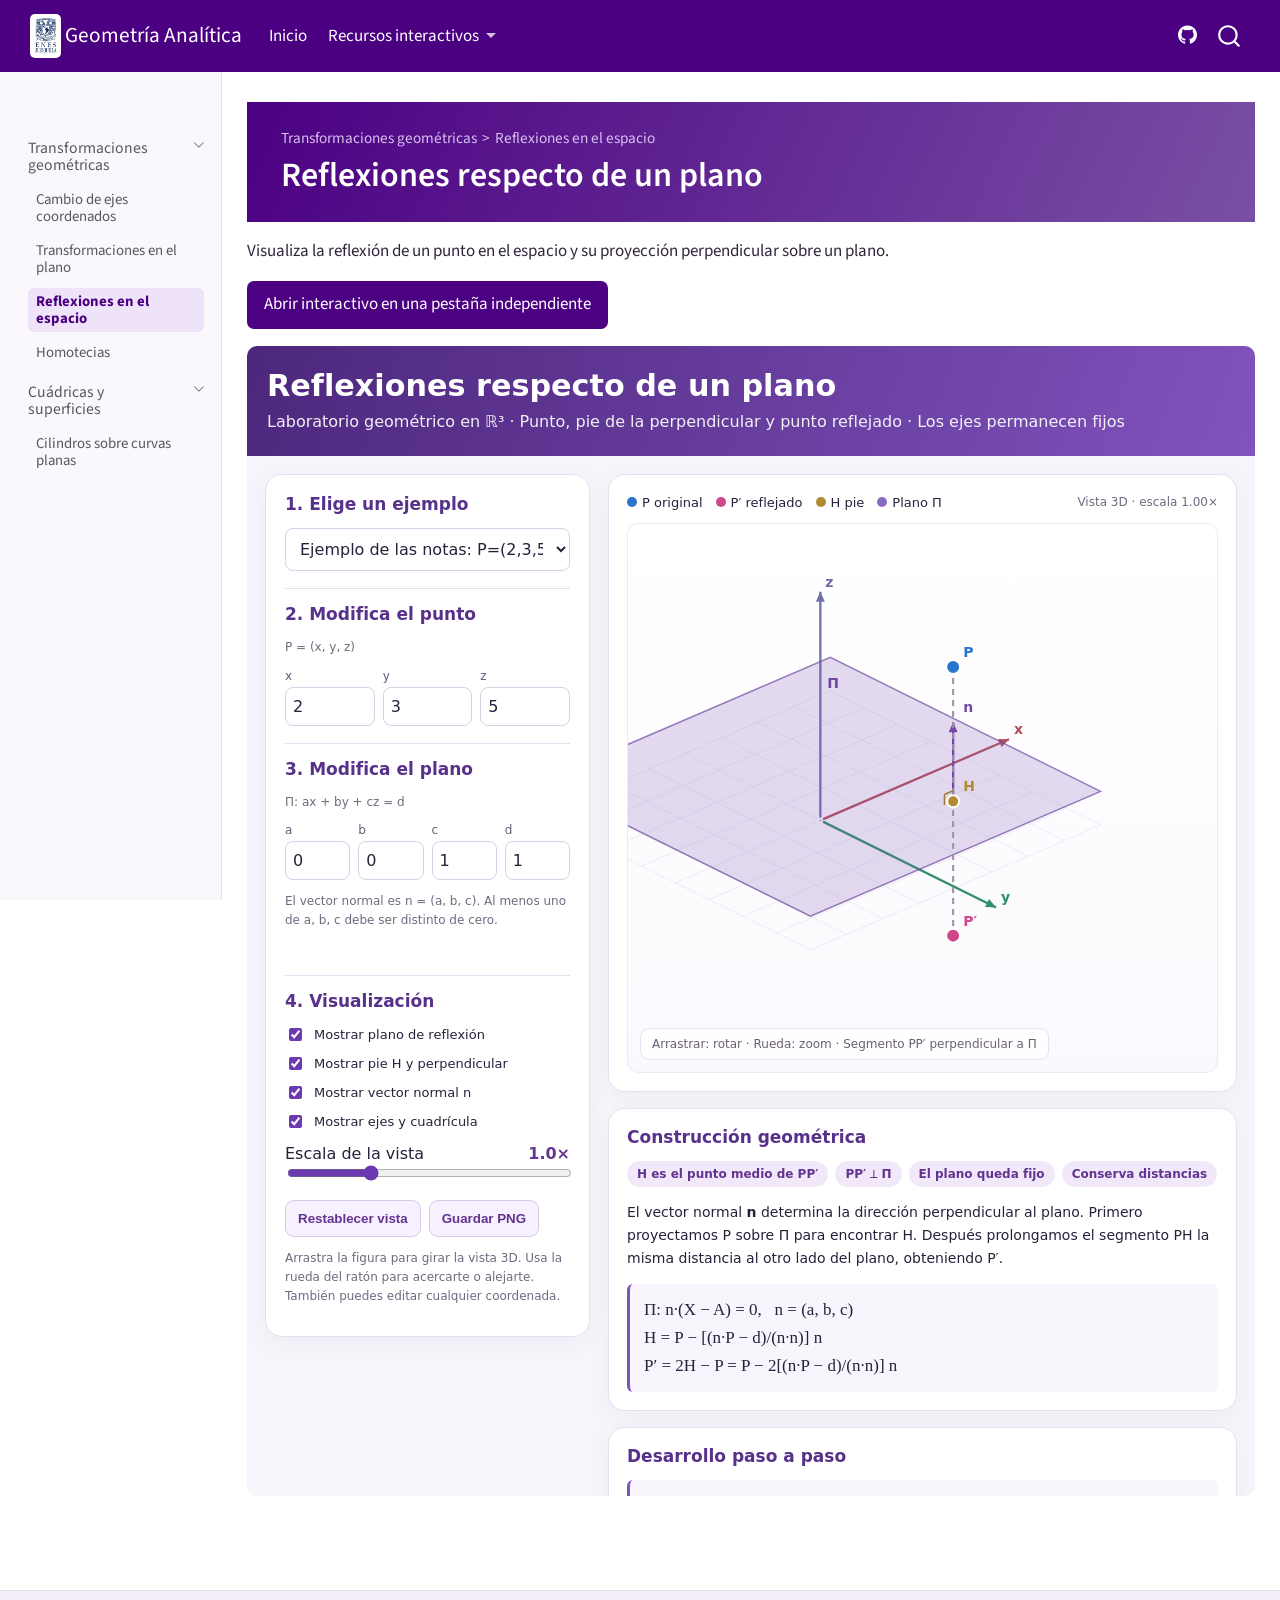
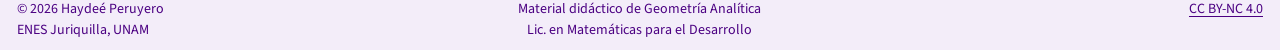
<file: docs/reflexiones_plano.html>
<!DOCTYPE html>
<html xmlns="http://www.w3.org/1999/xhtml" lang="es" xml:lang="es"><head>

<meta charset="utf-8">
<meta name="generator" content="quarto-1.10.18">

<meta name="viewport" content="width=device-width, initial-scale=1.0, user-scalable=yes">


<title>Reflexiones respecto de un plano – Geometría Analítica</title>
<style>
/* Default styles provided by pandoc.
** See https://pandoc.org/MANUAL.html#variables-for-html for config info.
*/
span.smallcaps{font-variant: small-caps;}
div.columns{display: flex; gap: 1.5em;}
div.column{flex: auto;}
@media screen {
div.columns{gap: min(4vw, 1.5em);}
div.column{overflow-x: auto;}
}
div.hanging-indent{margin-left: 1.5em; text-indent: -1.5em;}
ul.task-list{list-style: none;}
ul.task-list li input[type="checkbox"] {
  width: 0.8em;
  margin: 0 0.8em 0.2em -1em; /* quarto-specific, see https://github.com/quarto-dev/quarto-cli/issues/4556 */ 
  vertical-align: middle;
}
</style>


<script src="site_libs/quarto-nav/quarto-nav.js"></script>
<script src="site_libs/quarto-nav/headroom.min.js"></script>
<script src="site_libs/clipboard/clipboard.min.js"></script>
<script src="site_libs/quarto-search/autocomplete.umd.js"></script>
<script src="site_libs/quarto-search/fuse.min.js"></script>
<script src="site_libs/quarto-search/quarto-search.js"></script>
<meta name="quarto:offset" content="./">
<link href="./figures/favicon.png" rel="icon" type="image/png">
<script src="site_libs/quarto-html/quarto.js" type="module"></script>
<script src="site_libs/quarto-html/tabsets/tabsets.js" type="module"></script>
<script src="site_libs/quarto-html/popper.min.js"></script>
<script src="site_libs/quarto-html/tippy.umd.min.js"></script>
<script src="site_libs/quarto-html/anchor.min.js"></script>
<link href="site_libs/quarto-html/tippy.css" rel="stylesheet">
<link href="site_libs/quarto-html/quarto-syntax-highlighting-64a204ab8560d761af7679ceaba22944.css" rel="stylesheet" id="quarto-text-highlighting-styles">
<script src="site_libs/bootstrap/bootstrap.min.js"></script>
<link href="site_libs/bootstrap/bootstrap-icons.css" rel="stylesheet">
<link href="site_libs/bootstrap/bootstrap-29b88373c2cc073819c0a1ed63805d7f.min.css" rel="stylesheet" append-hash="true" id="quarto-bootstrap" data-mode="light">
<script id="quarto-search-options" type="application/json">{
  "location": "navbar",
  "copy-button": false,
  "collapse-after": 3,
  "panel-placement": "end",
  "type": "overlay",
  "limit": 50,
  "keyboard-shortcut": [
    "f",
    "/",
    "s"
  ],
  "show-item-context": false,
  "language": {
    "search-no-results-text": "No se han encontrado resultados",
    "search-matching-documents-text": "documentos encontrados",
    "search-copy-link-title": "Copiar el enlace en la búsqueda",
    "search-hide-matches-text": "Ocultar resultados adicionales",
    "search-more-match-text": "resultado adicional en este documento",
    "search-more-matches-text": "resultados adicionales en este documento",
    "search-clear-button-title": "Borrar",
    "search-text-placeholder": "",
    "search-detached-cancel-button-title": "Cancelar",
    "search-submit-button-title": "Enviar",
    "search-label": "Buscar"
  }
}</script>


<link rel="stylesheet" href="styles.css">
</head>

<body class="nav-sidebar docked nav-fixed quarto-light">

<div id="quarto-search-results"></div>
  <header id="quarto-header" class="headroom fixed-top">
    <nav class="navbar navbar-expand-lg " data-bs-theme="dark">
      <div class="navbar-container container-fluid">
      <div class="navbar-brand-container mx-auto">
    <a href="./index.html" class="navbar-brand navbar-brand-logo">
    <img src="./figures/LogoENES.png" alt="" class="navbar-logo light-content">
    <img src="./figures/LogoENES.png" alt="" class="navbar-logo dark-content">
    </a>
    <a class="navbar-brand" href="./index.html">
    <span class="navbar-title">Geometría Analítica</span>
    </a>
  </div>
            <div id="quarto-search" class="" title="Buscar"></div>
          <button class="navbar-toggler" type="button" data-bs-toggle="collapse" data-bs-target="#navbarCollapse" aria-controls="navbarCollapse" role="menu" aria-expanded="false" aria-label="Navegación de palanca" onclick="if (window.quartoToggleHeadroom) { window.quartoToggleHeadroom(); }">
  <span class="navbar-toggler-icon"></span>
</button>
          <div class="collapse navbar-collapse" id="navbarCollapse">
            <ul class="navbar-nav navbar-nav-scroll me-auto">
  <li class="nav-item">
    <a class="nav-link" href="./index.html"> 
<span class="menu-text">Inicio</span></a>
  </li>  
  <li class="nav-item dropdown ">
    <a class="nav-link dropdown-toggle" href="#" id="nav-menu-recursos-interactivos" role="link" data-bs-toggle="dropdown" aria-expanded="false">
 <span class="menu-text">Recursos interactivos</span>
    </a>
    <ul class="dropdown-menu" aria-labelledby="nav-menu-recursos-interactivos">    
        <li class="dropdown-header">Transformaciones geométricas</li>
        <li>
    <a class="dropdown-item" href="./cambio_ejes.html">
 <span class="dropdown-text">Cambio de ejes coordenados</span></a>
  </li>  
        <li>
    <a class="dropdown-item" href="./transformaciones.html">
 <span class="dropdown-text">Transformaciones en el plano</span></a>
  </li>  
        <li>
    <a class="dropdown-item" href="./reflexiones_plano.html">
 <span class="dropdown-text">Reflexiones en el espacio</span></a>
  </li>  
        <li>
    <a class="dropdown-item" href="./homotecias.html">
 <span class="dropdown-text">Homotecias</span></a>
  </li>  
        <li><hr class="dropdown-divider"></li>
        <li class="dropdown-header">Cuádricas y superficies</li>
        <li>
    <a class="dropdown-item" href="./cilindros.html">
 <span class="dropdown-text">Cilindros sobre curvas planas</span></a>
  </li>  
    </ul>
  </li>
</ul>
            <ul class="navbar-nav navbar-nav-scroll ms-auto">
  <li class="nav-item compact">
    <a class="nav-link" href="https://github.com/CursosENESJuriquilla/GA_2027-1"> <i class="bi bi-github" role="img" aria-label="GitHub">
</i> 
<span class="menu-text"></span></a>
  </li>  
</ul>
          </div> <!-- /navcollapse -->
            <div class="quarto-navbar-tools">
</div>
      </div> <!-- /container-fluid -->
    </nav>
  <nav class="quarto-secondary-nav">
    <div class="container-fluid d-flex">
      <button type="button" class="quarto-btn-toggle btn" data-bs-toggle="collapse" role="button" data-bs-target=".quarto-sidebar-collapse-item" aria-controls="quarto-sidebar" aria-expanded="false" aria-label="Alternar barra lateral" onclick="if (window.quartoToggleHeadroom) { window.quartoToggleHeadroom(); }">
        <i class="bi bi-layout-text-sidebar-reverse"></i>
      </button>
        <nav class="quarto-page-breadcrumbs" aria-label="breadcrumb"><ol class="breadcrumb"><li class="breadcrumb-item"><a href="./cambio_ejes.html">Transformaciones geométricas</a></li><li class="breadcrumb-item"><a href="./reflexiones_plano.html">Reflexiones en el espacio</a></li></ol></nav>
        <a class="flex-grow-1" role="navigation" data-bs-toggle="collapse" data-bs-target=".quarto-sidebar-collapse-item" aria-controls="quarto-sidebar" aria-expanded="false" aria-label="Alternar barra lateral" onclick="if (window.quartoToggleHeadroom) { window.quartoToggleHeadroom(); }">      
        </a>
      <button type="button" class="btn quarto-search-button" aria-label="Buscar" onclick="window.quartoOpenSearch();">
        <i class="bi bi-search"></i>
      </button>
    </div>
  </nav>
</header>
<!-- content -->
<div id="quarto-content" class="quarto-container page-columns page-rows-contents page-layout-full page-navbar">
<!-- sidebar -->
  <nav id="quarto-sidebar" class="sidebar collapse collapse-horizontal quarto-sidebar-collapse-item sidebar-navigation docked overflow-auto">
        <div class="mt-2 flex-shrink-0 align-items-center">
        <div class="sidebar-search">
        <div id="quarto-search" class="" title="Buscar"></div>
        </div>
        </div>
    <div class="sidebar-menu-container"> 
    <ul class="list-unstyled mt-1">
        <li class="sidebar-item sidebar-item-section">
      <div class="sidebar-item-container"> 
            <a class="sidebar-item-text sidebar-link text-start" data-bs-toggle="collapse" data-bs-target="#quarto-sidebar-section-1" role="navigation" aria-expanded="true">
 <span class="menu-text">Transformaciones geométricas</span></a>
          <a class="sidebar-item-toggle text-start" data-bs-toggle="collapse" data-bs-target="#quarto-sidebar-section-1" role="navigation" aria-expanded="true" aria-label="Alternar sección">
            <i class="bi bi-chevron-right ms-2"></i>
          </a> 
      </div>
      <ul id="quarto-sidebar-section-1" class="collapse list-unstyled sidebar-section depth1 show">  
          <li class="sidebar-item">
  <div class="sidebar-item-container"> 
  <a href="./cambio_ejes.html" class="sidebar-item-text sidebar-link">
 <span class="menu-text">Cambio de ejes coordenados</span></a>
  </div>
</li>
          <li class="sidebar-item">
  <div class="sidebar-item-container"> 
  <a href="./transformaciones.html" class="sidebar-item-text sidebar-link">
 <span class="menu-text">Transformaciones en el plano</span></a>
  </div>
</li>
          <li class="sidebar-item">
  <div class="sidebar-item-container"> 
  <a href="./reflexiones_plano.html" class="sidebar-item-text sidebar-link active">
 <span class="menu-text">Reflexiones en el espacio</span></a>
  </div>
</li>
          <li class="sidebar-item">
  <div class="sidebar-item-container"> 
  <a href="./homotecias.html" class="sidebar-item-text sidebar-link">
 <span class="menu-text">Homotecias</span></a>
  </div>
</li>
      </ul>
  </li>
        <li class="sidebar-item sidebar-item-section">
      <div class="sidebar-item-container"> 
            <a class="sidebar-item-text sidebar-link text-start" data-bs-toggle="collapse" data-bs-target="#quarto-sidebar-section-2" role="navigation" aria-expanded="true">
 <span class="menu-text">Cuádricas y superficies</span></a>
          <a class="sidebar-item-toggle text-start" data-bs-toggle="collapse" data-bs-target="#quarto-sidebar-section-2" role="navigation" aria-expanded="true" aria-label="Alternar sección">
            <i class="bi bi-chevron-right ms-2"></i>
          </a> 
      </div>
      <ul id="quarto-sidebar-section-2" class="collapse list-unstyled sidebar-section depth1 show">  
          <li class="sidebar-item">
  <div class="sidebar-item-container"> 
  <a href="./cilindros.html" class="sidebar-item-text sidebar-link">
 <span class="menu-text">Cilindros sobre curvas planas</span></a>
  </div>
</li>
      </ul>
  </li>
    </ul>
    </div>
</nav>
<div id="quarto-sidebar-glass" class="quarto-sidebar-collapse-item" data-bs-toggle="collapse" data-bs-target=".quarto-sidebar-collapse-item"></div>
<!-- margin-sidebar -->
    
<!-- main -->
<main class="content column-page-right" id="quarto-document-content">

<header id="title-block-header" class="quarto-title-block default"><nav class="quarto-page-breadcrumbs quarto-title-breadcrumbs d-none d-lg-block" aria-label="breadcrumb"><ol class="breadcrumb"><li class="breadcrumb-item"><a href="./cambio_ejes.html">Transformaciones geométricas</a></li><li class="breadcrumb-item"><a href="./reflexiones_plano.html">Reflexiones en el espacio</a></li></ol></nav>
<div class="quarto-title">
<h1 class="title">Reflexiones respecto de un plano</h1>
</div>



<div class="quarto-title-meta column-page-right">

    
  
    
  </div>
  


</header>


<p>Visualiza la reflexión de un punto en el espacio y su proyección perpendicular sobre un plano.</p>
<p><a href="apps/3-reflexiones_plano_3d.html" class="app-link" target="_blank" rel="noopener">Abrir interactivo en una pestaña independiente</a></p>
<iframe class="app-frame" src="apps/3-reflexiones_plano_3d.html" title="Reflexiones respecto de un plano" style="width:100%; height:1150px; border:0; border-radius:10px;" allowfullscreen=""></iframe>



<a onclick="window.scrollTo(0, 0); return false;" role="button" id="quarto-back-to-top"><i class="bi bi-arrow-up"></i> Volver arriba</a></main> <!-- /main -->
<script id="quarto-html-after-body" type="application/javascript">
  window.document.addEventListener("DOMContentLoaded", function (event) {
    const icon = "";
    const anchorJS = new window.AnchorJS();
    anchorJS.options = {
      placement: 'right',
      icon: icon
    };
    anchorJS.add('.anchored');
    const isCodeAnnotation = (el) => {
      for (const clz of el.classList) {
        if (clz.startsWith('code-annotation-')) {                     
          return true;
        }
      }
      return false;
    }
    const onCopySuccess = function(e) {
      // button target
      const button = e.trigger;
      // don't keep focus
      button.blur();
      // flash "checked"
      button.classList.add('code-copy-button-checked');
      var currentTitle = button.getAttribute("title");
      button.setAttribute("title", "Copiado");
      let tooltip;
      if (window.bootstrap) {
        button.setAttribute("data-bs-toggle", "tooltip");
        button.setAttribute("data-bs-placement", "left");
        button.setAttribute("data-bs-title", "Copiado");
        tooltip = new bootstrap.Tooltip(button, 
          { trigger: "manual", 
            customClass: "code-copy-button-tooltip",
            offset: [0, -8]});
        tooltip.show();    
      }
      setTimeout(function() {
        if (tooltip) {
          tooltip.hide();
          button.removeAttribute("data-bs-title");
          button.removeAttribute("data-bs-toggle");
          button.removeAttribute("data-bs-placement");
        }
        button.setAttribute("title", currentTitle);
        button.classList.remove('code-copy-button-checked');
      }, 1000);
      // clear code selection
      e.clearSelection();
    }
    const getTextToCopy = function(trigger) {
      const outerScaffold = trigger.parentElement.cloneNode(true);
      const codeEl = outerScaffold.querySelector('code');
      for (const childEl of codeEl.children) {
        if (isCodeAnnotation(childEl)) {
          childEl.remove();
        }
      }
      return codeEl.innerText;
    }
    const clipboard = new window.ClipboardJS('.code-copy-button:not([data-in-quarto-modal])', {
      text: getTextToCopy
    });
    clipboard.on('success', onCopySuccess);
    if (window.document.getElementById('quarto-embedded-source-code-modal')) {
      const clipboardModal = new window.ClipboardJS('.code-copy-button[data-in-quarto-modal]', {
        text: getTextToCopy,
        container: window.document.getElementById('quarto-embedded-source-code-modal')
      });
      clipboardModal.on('success', onCopySuccess);
    }
      var localhostRegex = new RegExp(/^(?:http|https):\/\/localhost\:?[0-9]*\//);
      var mailtoRegex = new RegExp(/^mailto:/);
        var filterRegex = new RegExp("https:\/\/cursosenesjuriquilla\.github\.io\/GA_2027-1\/");
      var isInternal = (href) => {
          return filterRegex.test(href) || localhostRegex.test(href) || mailtoRegex.test(href);
      }
      // Inspect non-navigation links and adorn them if external
     var links = window.document.querySelectorAll('a[href]:not(.nav-link):not(.navbar-brand):not(.toc-action):not(.sidebar-link):not(.sidebar-item-toggle):not(.pagination-link):not(.no-external):not([aria-hidden]):not(.dropdown-item):not(.quarto-navigation-tool):not(.about-link)');
      for (var i=0; i<links.length; i++) {
        const link = links[i];
        if (!isInternal(link.href)) {
          // undo the damage that might have been done by quarto-nav.js in the case of
          // links that we want to consider external
          if (link.dataset.originalHref !== undefined) {
            link.href = link.dataset.originalHref;
          }
        }
      }
    function tippyHover(el, contentFn, onTriggerFn, onUntriggerFn) {
      const config = {
        allowHTML: true,
        maxWidth: 500,
        delay: 100,
        arrow: false,
        appendTo: function(el) {
            return el.parentElement;
        },
        interactive: true,
        interactiveBorder: 10,
        theme: 'quarto',
        placement: 'bottom-start',
      };
      if (contentFn) {
        config.content = contentFn;
      }
      if (onTriggerFn) {
        config.onTrigger = onTriggerFn;
      }
      if (onUntriggerFn) {
        config.onUntrigger = onUntriggerFn;
      }
      window.tippy(el, config); 
    }
    const noterefs = window.document.querySelectorAll('a[role="doc-noteref"]');
    for (var i=0; i<noterefs.length; i++) {
      const ref = noterefs[i];
      tippyHover(ref, function() {
        // use id or data attribute instead here
        let href = ref.getAttribute('data-footnote-href') || ref.getAttribute('href');
        try { href = new URL(href).hash; } catch {}
        const id = href.replace(/^#\/?/, "");
        const note = window.document.getElementById(id);
        if (note) {
          return note.innerHTML;
        } else {
          return "";
        }
      });
    }
    const xrefs = window.document.querySelectorAll('a.quarto-xref');
    const processXRef = (id, note) => {
      // Strip column container classes
      const stripColumnClz = (el) => {
        el.classList.remove("page-full", "page-columns");
        if (el.children) {
          for (const child of el.children) {
            stripColumnClz(child);
          }
        }
      }
      stripColumnClz(note)
      if (id === null || id.startsWith('sec-')) {
        // Special case sections, only their first couple elements
        const container = document.createElement("div");
        if (note.children && note.children.length > 2) {
          container.appendChild(note.children[0].cloneNode(true));
          for (let i = 1; i < note.children.length; i++) {
            const child = note.children[i];
            if (child.tagName === "P" && child.innerText === "") {
              continue;
            } else {
              container.appendChild(child.cloneNode(true));
              break;
            }
          }
          if (window.Quarto?.typesetMath) {
            window.Quarto.typesetMath(container);
          }
          return container.innerHTML
        } else {
          if (window.Quarto?.typesetMath) {
            window.Quarto.typesetMath(note);
          }
          return note.innerHTML;
        }
      } else {
        // Remove any anchor links if they are present
        const anchorLink = note.querySelector('a.anchorjs-link');
        if (anchorLink) {
          anchorLink.remove();
        }
        if (window.Quarto?.typesetMath) {
          window.Quarto.typesetMath(note);
        }
        if (note.classList.contains("callout")) {
          return note.outerHTML;
        } else {
          return note.innerHTML;
        }
      }
    }
    for (var i=0; i<xrefs.length; i++) {
      const xref = xrefs[i];
      tippyHover(xref, undefined, function(instance) {
        instance.disable();
        let url = xref.getAttribute('href');
        let hash = undefined; 
        if (url.startsWith('#')) {
          hash = url;
        } else {
          try { hash = new URL(url).hash; } catch {}
        }
        if (hash) {
          const id = hash.replace(/^#\/?/, "");
          const note = window.document.getElementById(id);
          if (note !== null) {
            try {
              const html = processXRef(id, note.cloneNode(true));
              instance.setContent(html);
            } finally {
              instance.enable();
              instance.show();
            }
          } else {
            // See if we can fetch this
            fetch(url.split('#')[0])
            .then(res => res.text())
            .then(html => {
              const parser = new DOMParser();
              const htmlDoc = parser.parseFromString(html, "text/html");
              const note = htmlDoc.getElementById(id);
              if (note !== null) {
                const html = processXRef(id, note);
                instance.setContent(html);
              } 
            }).finally(() => {
              instance.enable();
              instance.show();
            });
          }
        } else {
          // See if we can fetch a full url (with no hash to target)
          // This is a special case and we should probably do some content thinning / targeting
          fetch(url)
          .then(res => res.text())
          .then(html => {
            const parser = new DOMParser();
            const htmlDoc = parser.parseFromString(html, "text/html");
            const note = htmlDoc.querySelector('main.content');
            if (note !== null) {
              // This should only happen for chapter cross references
              // (since there is no id in the URL)
              // remove the first header
              if (note.children.length > 0 && note.children[0].tagName === "HEADER") {
                note.children[0].remove();
              }
              const html = processXRef(null, note);
              instance.setContent(html);
            } 
          }).finally(() => {
            instance.enable();
            instance.show();
          });
        }
      }, function(instance) {
      });
    }
        let selectedAnnoteEl;
        const selectorForAnnotation = ( cell, annotation) => {
          let cellAttr = 'data-code-cell="' + cell + '"';
          let lineAttr = 'data-code-annotation="' +  annotation + '"';
          const selector = 'span[' + cellAttr + '][' + lineAttr + ']';
          return selector;
        }
        const selectCodeLines = (annoteEl) => {
          const doc = window.document;
          const targetCell = annoteEl.getAttribute("data-target-cell");
          const targetAnnotation = annoteEl.getAttribute("data-target-annotation");
          const annoteSpan = window.document.querySelector(selectorForAnnotation(targetCell, targetAnnotation));
          const lines = annoteSpan.getAttribute("data-code-lines").split(",");
          const lineIds = lines.map((line) => {
            return targetCell + "-" + line;
          })
          let top = null;
          let height = null;
          let parent = null;
          if (lineIds.length > 0) {
              //compute the position of the single el (top and bottom and make a div)
              const el = window.document.getElementById(lineIds[0]);
              top = el.offsetTop;
              height = el.offsetHeight;
              parent = el.parentElement.parentElement;
            if (lineIds.length > 1) {
              const lastEl = window.document.getElementById(lineIds[lineIds.length - 1]);
              const bottom = lastEl.offsetTop + lastEl.offsetHeight;
              height = bottom - top;
            }
            if (top !== null && height !== null && parent !== null) {
              // cook up a div (if necessary) and position it 
              let div = window.document.getElementById("code-annotation-line-highlight");
              if (div === null) {
                div = window.document.createElement("div");
                div.setAttribute("id", "code-annotation-line-highlight");
                div.style.position = 'absolute';
                parent.appendChild(div);
              }
              div.style.top = top - 2 + "px";
              div.style.height = height + 4 + "px";
              div.style.left = 0;
              let gutterDiv = window.document.getElementById("code-annotation-line-highlight-gutter");
              if (gutterDiv === null) {
                gutterDiv = window.document.createElement("div");
                gutterDiv.setAttribute("id", "code-annotation-line-highlight-gutter");
                gutterDiv.style.position = 'absolute';
                const codeCell = window.document.getElementById(targetCell);
                const gutter = codeCell.querySelector('.code-annotation-gutter');
                gutter.appendChild(gutterDiv);
              }
              gutterDiv.style.top = top - 2 + "px";
              gutterDiv.style.height = height + 4 + "px";
            }
            selectedAnnoteEl = annoteEl;
          }
        };
        const unselectCodeLines = () => {
          const elementsIds = ["code-annotation-line-highlight", "code-annotation-line-highlight-gutter"];
          elementsIds.forEach((elId) => {
            const div = window.document.getElementById(elId);
            if (div) {
              div.remove();
            }
          });
          selectedAnnoteEl = undefined;
        };
          // Handle positioning of the toggle
      window.addEventListener(
        "resize",
        throttle(() => {
          elRect = undefined;
          if (selectedAnnoteEl) {
            selectCodeLines(selectedAnnoteEl);
          }
        }, 10)
      );
      function throttle(fn, ms) {
      let throttle = false;
      let timer;
        return (...args) => {
          if(!throttle) { // first call gets through
              fn.apply(this, args);
              throttle = true;
          } else { // all the others get throttled
              if(timer) clearTimeout(timer); // cancel #2
              timer = setTimeout(() => {
                fn.apply(this, args);
                timer = throttle = false;
              }, ms);
          }
        };
      }
        const annoteTargets = window.document.querySelectorAll('.code-annotation-anchor');
        for (let i=0; i<annoteTargets.length; i++) {
          const annoteTarget = annoteTargets[i];
          const targetCell = annoteTarget.getAttribute("data-target-cell");
          const targetAnnotation = annoteTarget.getAttribute("data-target-annotation");
          const contentFn = () => {
            const content = window.document.querySelector(selectorForAnnotation(targetCell, targetAnnotation));
            if (content) {
              const tipContent = content.cloneNode(true);
              tipContent.classList.add("code-annotation-tip-content");
              return tipContent.outerHTML;
            }
          }
          const config = {
            allowHTML: true,
            content: contentFn,
            onShow: (instance) => {
              selectCodeLines(instance.reference);
              instance.reference.classList.add('code-annotation-active');
              window.tippy.hideAll();
            },
            onHide: (instance) => {
              unselectCodeLines();
              instance.reference.classList.remove('code-annotation-active');
            },
            maxWidth: 300,
            delay: [50, 0],
            duration: [200, 0],
            offset: [5, 10],
            arrow: true,
            appendTo: function(el) {
              return el.parentElement.parentElement.parentElement;
            },
            interactive: true,
            interactiveBorder: 10,
            theme: 'quarto',
            placement: 'right',
            popperOptions: {
              modifiers: [
              {
                name: 'flip',
                options: {
                  flipVariations: false, // true by default
                  allowedAutoPlacements: ['right'],
                  fallbackPlacements: ['right', 'top', 'top-start', 'top-end', 'bottom', 'bottom-start', 'bottom-end', 'left'],
                },
              },
              {
                name: 'preventOverflow',
                options: {
                  mainAxis: false,
                  altAxis: false
                }
              }
              ]        
            }      
          };
          window.tippy(annoteTarget, config); 
        }
    const findCites = (el) => {
      const parentEl = el.parentElement;
      if (parentEl) {
        const cites = parentEl.dataset.cites;
        if (cites) {
          return {
            el,
            cites: cites.split(' ')
          };
        } else {
          return findCites(el.parentElement)
        }
      } else {
        return undefined;
      }
    };
    var bibliorefs = window.document.querySelectorAll('a[role="doc-biblioref"]');
    for (var i=0; i<bibliorefs.length; i++) {
      const ref = bibliorefs[i];
      const citeInfo = findCites(ref);
      if (citeInfo) {
        tippyHover(citeInfo.el, function() {
          var popup = window.document.createElement('div');
          citeInfo.cites.forEach(function(cite) {
            var citeDiv = window.document.createElement('div');
            citeDiv.classList.add('hanging-indent');
            citeDiv.classList.add('csl-entry');
            var biblioDiv = window.document.getElementById('ref-' + cite);
            if (biblioDiv) {
              citeDiv.innerHTML = biblioDiv.innerHTML;
            }
            popup.appendChild(citeDiv);
          });
          return popup.innerHTML;
        });
      }
    }
  });
  </script>
</div> <!-- /content -->
<footer class="footer">
  <div class="nav-footer">
    <div class="nav-footer-left">
<p>© 2026 Haydeé Peruyero<br>
ENES Juriquilla, UNAM</p>
</div>   
    <div class="nav-footer-center">
<p>Material didáctico de Geometría Analítica<br>
Lic. en Matemáticas para el Desarrollo</p>
</div>
    <div class="nav-footer-right">
<p><a href="https://creativecommons.org/licenses/by-nc/4.0/deed.es">CC BY-NC 4.0</a></p>
</div>
  </div>
</footer>




</body></html>
</file>
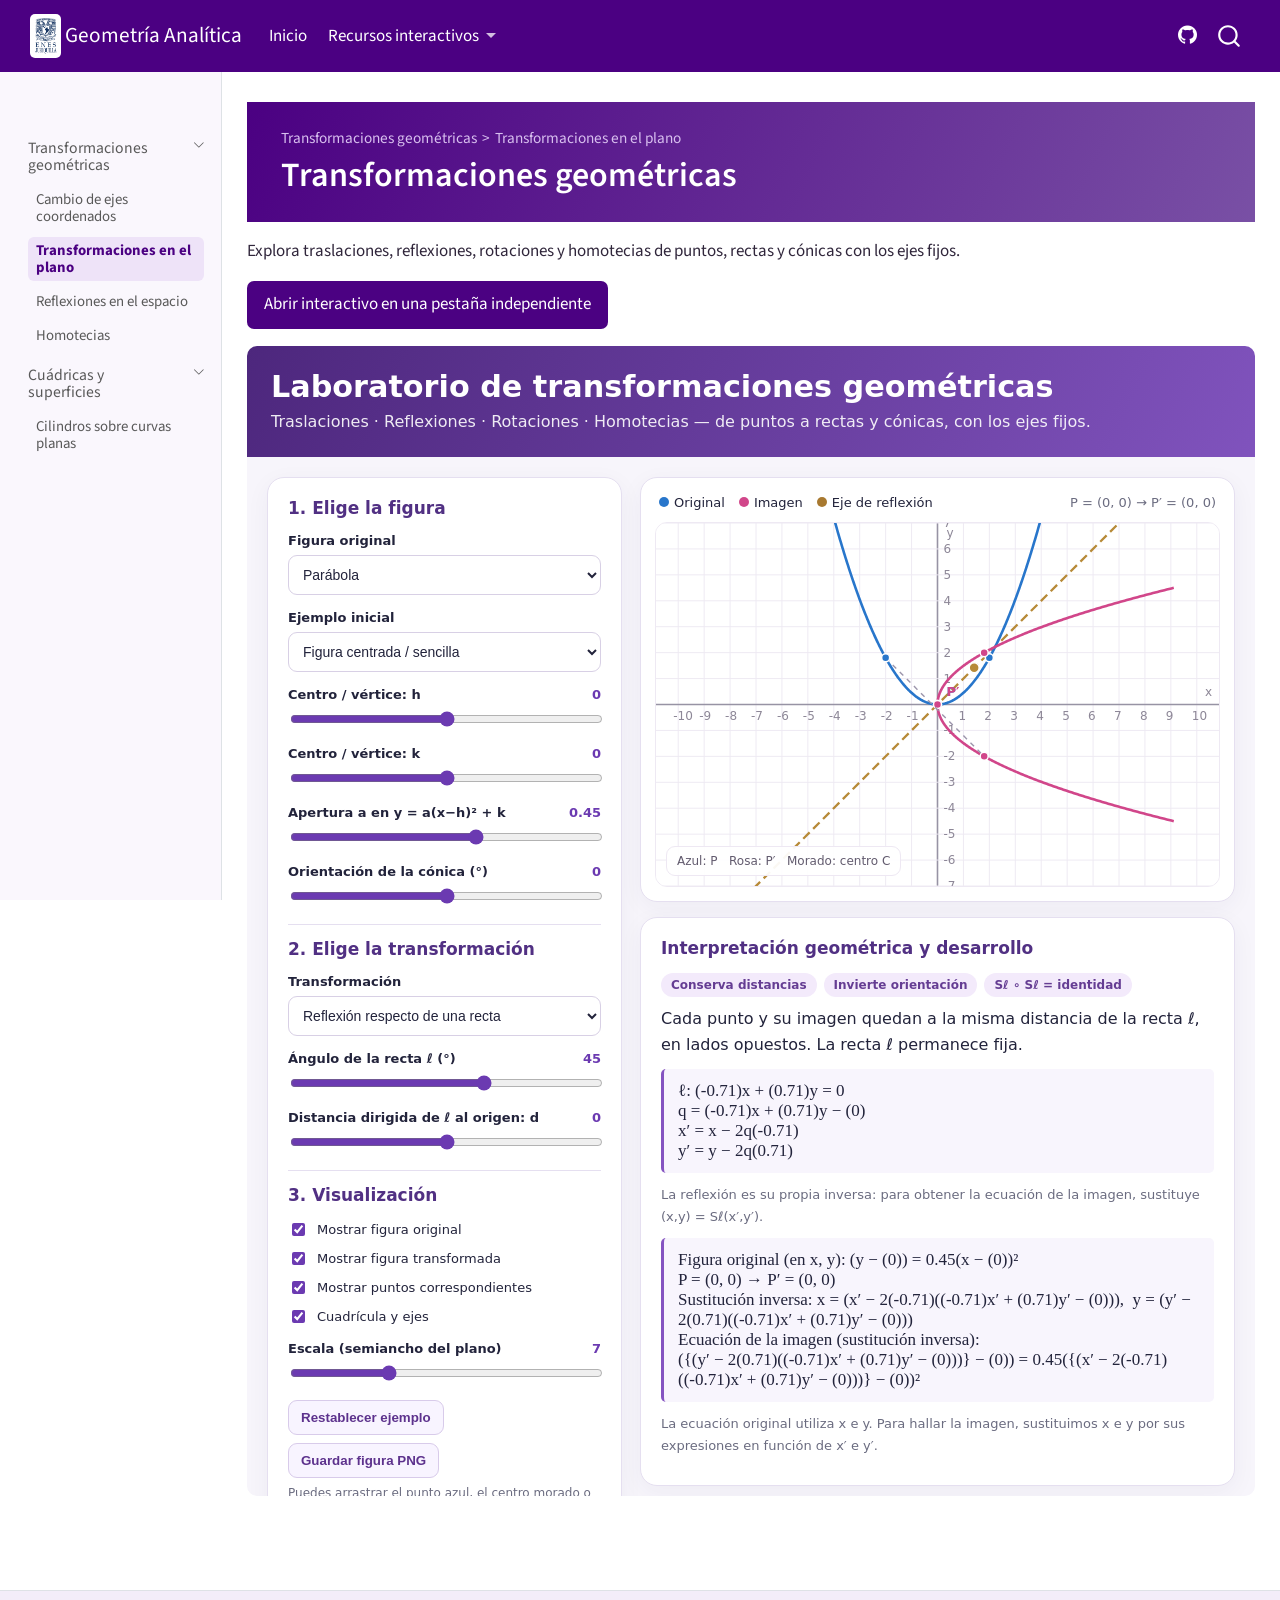
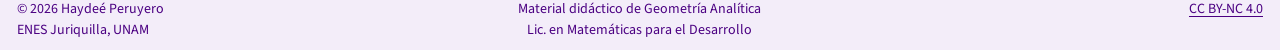
<file: docs/transformaciones.html>
<!DOCTYPE html>
<html xmlns="http://www.w3.org/1999/xhtml" lang="es" xml:lang="es"><head>

<meta charset="utf-8">
<meta name="generator" content="quarto-1.10.18">

<meta name="viewport" content="width=device-width, initial-scale=1.0, user-scalable=yes">


<title>Transformaciones geométricas – Geometría Analítica</title>
<style>
/* Default styles provided by pandoc.
** See https://pandoc.org/MANUAL.html#variables-for-html for config info.
*/
span.smallcaps{font-variant: small-caps;}
div.columns{display: flex; gap: 1.5em;}
div.column{flex: auto;}
@media screen {
div.columns{gap: min(4vw, 1.5em);}
div.column{overflow-x: auto;}
}
div.hanging-indent{margin-left: 1.5em; text-indent: -1.5em;}
ul.task-list{list-style: none;}
ul.task-list li input[type="checkbox"] {
  width: 0.8em;
  margin: 0 0.8em 0.2em -1em; /* quarto-specific, see https://github.com/quarto-dev/quarto-cli/issues/4556 */ 
  vertical-align: middle;
}
</style>


<script src="site_libs/quarto-nav/quarto-nav.js"></script>
<script src="site_libs/quarto-nav/headroom.min.js"></script>
<script src="site_libs/clipboard/clipboard.min.js"></script>
<script src="site_libs/quarto-search/autocomplete.umd.js"></script>
<script src="site_libs/quarto-search/fuse.min.js"></script>
<script src="site_libs/quarto-search/quarto-search.js"></script>
<meta name="quarto:offset" content="./">
<link href="./figures/favicon.png" rel="icon" type="image/png">
<script src="site_libs/quarto-html/quarto.js" type="module"></script>
<script src="site_libs/quarto-html/tabsets/tabsets.js" type="module"></script>
<script src="site_libs/quarto-html/popper.min.js"></script>
<script src="site_libs/quarto-html/tippy.umd.min.js"></script>
<script src="site_libs/quarto-html/anchor.min.js"></script>
<link href="site_libs/quarto-html/tippy.css" rel="stylesheet">
<link href="site_libs/quarto-html/quarto-syntax-highlighting-64a204ab8560d761af7679ceaba22944.css" rel="stylesheet" id="quarto-text-highlighting-styles">
<script src="site_libs/bootstrap/bootstrap.min.js"></script>
<link href="site_libs/bootstrap/bootstrap-icons.css" rel="stylesheet">
<link href="site_libs/bootstrap/bootstrap-29b88373c2cc073819c0a1ed63805d7f.min.css" rel="stylesheet" append-hash="true" id="quarto-bootstrap" data-mode="light">
<script id="quarto-search-options" type="application/json">{
  "location": "navbar",
  "copy-button": false,
  "collapse-after": 3,
  "panel-placement": "end",
  "type": "overlay",
  "limit": 50,
  "keyboard-shortcut": [
    "f",
    "/",
    "s"
  ],
  "show-item-context": false,
  "language": {
    "search-no-results-text": "No se han encontrado resultados",
    "search-matching-documents-text": "documentos encontrados",
    "search-copy-link-title": "Copiar el enlace en la búsqueda",
    "search-hide-matches-text": "Ocultar resultados adicionales",
    "search-more-match-text": "resultado adicional en este documento",
    "search-more-matches-text": "resultados adicionales en este documento",
    "search-clear-button-title": "Borrar",
    "search-text-placeholder": "",
    "search-detached-cancel-button-title": "Cancelar",
    "search-submit-button-title": "Enviar",
    "search-label": "Buscar"
  }
}</script>


<link rel="stylesheet" href="styles.css">
</head>

<body class="nav-sidebar docked nav-fixed quarto-light">

<div id="quarto-search-results"></div>
  <header id="quarto-header" class="headroom fixed-top">
    <nav class="navbar navbar-expand-lg " data-bs-theme="dark">
      <div class="navbar-container container-fluid">
      <div class="navbar-brand-container mx-auto">
    <a href="./index.html" class="navbar-brand navbar-brand-logo">
    <img src="./figures/LogoENES.png" alt="" class="navbar-logo light-content">
    <img src="./figures/LogoENES.png" alt="" class="navbar-logo dark-content">
    </a>
    <a class="navbar-brand" href="./index.html">
    <span class="navbar-title">Geometría Analítica</span>
    </a>
  </div>
            <div id="quarto-search" class="" title="Buscar"></div>
          <button class="navbar-toggler" type="button" data-bs-toggle="collapse" data-bs-target="#navbarCollapse" aria-controls="navbarCollapse" role="menu" aria-expanded="false" aria-label="Navegación de palanca" onclick="if (window.quartoToggleHeadroom) { window.quartoToggleHeadroom(); }">
  <span class="navbar-toggler-icon"></span>
</button>
          <div class="collapse navbar-collapse" id="navbarCollapse">
            <ul class="navbar-nav navbar-nav-scroll me-auto">
  <li class="nav-item">
    <a class="nav-link" href="./index.html"> 
<span class="menu-text">Inicio</span></a>
  </li>  
  <li class="nav-item dropdown ">
    <a class="nav-link dropdown-toggle" href="#" id="nav-menu-recursos-interactivos" role="link" data-bs-toggle="dropdown" aria-expanded="false">
 <span class="menu-text">Recursos interactivos</span>
    </a>
    <ul class="dropdown-menu" aria-labelledby="nav-menu-recursos-interactivos">    
        <li class="dropdown-header">Transformaciones geométricas</li>
        <li>
    <a class="dropdown-item" href="./cambio_ejes.html">
 <span class="dropdown-text">Cambio de ejes coordenados</span></a>
  </li>  
        <li>
    <a class="dropdown-item" href="./transformaciones.html">
 <span class="dropdown-text">Transformaciones en el plano</span></a>
  </li>  
        <li>
    <a class="dropdown-item" href="./reflexiones_plano.html">
 <span class="dropdown-text">Reflexiones en el espacio</span></a>
  </li>  
        <li>
    <a class="dropdown-item" href="./homotecias.html">
 <span class="dropdown-text">Homotecias</span></a>
  </li>  
        <li><hr class="dropdown-divider"></li>
        <li class="dropdown-header">Cuádricas y superficies</li>
        <li>
    <a class="dropdown-item" href="./cilindros.html">
 <span class="dropdown-text">Cilindros sobre curvas planas</span></a>
  </li>  
    </ul>
  </li>
</ul>
            <ul class="navbar-nav navbar-nav-scroll ms-auto">
  <li class="nav-item compact">
    <a class="nav-link" href="https://github.com/CursosENESJuriquilla/GA_2027-1"> <i class="bi bi-github" role="img" aria-label="GitHub">
</i> 
<span class="menu-text"></span></a>
  </li>  
</ul>
          </div> <!-- /navcollapse -->
            <div class="quarto-navbar-tools">
</div>
      </div> <!-- /container-fluid -->
    </nav>
  <nav class="quarto-secondary-nav">
    <div class="container-fluid d-flex">
      <button type="button" class="quarto-btn-toggle btn" data-bs-toggle="collapse" role="button" data-bs-target=".quarto-sidebar-collapse-item" aria-controls="quarto-sidebar" aria-expanded="false" aria-label="Alternar barra lateral" onclick="if (window.quartoToggleHeadroom) { window.quartoToggleHeadroom(); }">
        <i class="bi bi-layout-text-sidebar-reverse"></i>
      </button>
        <nav class="quarto-page-breadcrumbs" aria-label="breadcrumb"><ol class="breadcrumb"><li class="breadcrumb-item"><a href="./cambio_ejes.html">Transformaciones geométricas</a></li><li class="breadcrumb-item"><a href="./transformaciones.html">Transformaciones en el plano</a></li></ol></nav>
        <a class="flex-grow-1" role="navigation" data-bs-toggle="collapse" data-bs-target=".quarto-sidebar-collapse-item" aria-controls="quarto-sidebar" aria-expanded="false" aria-label="Alternar barra lateral" onclick="if (window.quartoToggleHeadroom) { window.quartoToggleHeadroom(); }">      
        </a>
      <button type="button" class="btn quarto-search-button" aria-label="Buscar" onclick="window.quartoOpenSearch();">
        <i class="bi bi-search"></i>
      </button>
    </div>
  </nav>
</header>
<!-- content -->
<div id="quarto-content" class="quarto-container page-columns page-rows-contents page-layout-full page-navbar">
<!-- sidebar -->
  <nav id="quarto-sidebar" class="sidebar collapse collapse-horizontal quarto-sidebar-collapse-item sidebar-navigation docked overflow-auto">
        <div class="mt-2 flex-shrink-0 align-items-center">
        <div class="sidebar-search">
        <div id="quarto-search" class="" title="Buscar"></div>
        </div>
        </div>
    <div class="sidebar-menu-container"> 
    <ul class="list-unstyled mt-1">
        <li class="sidebar-item sidebar-item-section">
      <div class="sidebar-item-container"> 
            <a class="sidebar-item-text sidebar-link text-start" data-bs-toggle="collapse" data-bs-target="#quarto-sidebar-section-1" role="navigation" aria-expanded="true">
 <span class="menu-text">Transformaciones geométricas</span></a>
          <a class="sidebar-item-toggle text-start" data-bs-toggle="collapse" data-bs-target="#quarto-sidebar-section-1" role="navigation" aria-expanded="true" aria-label="Alternar sección">
            <i class="bi bi-chevron-right ms-2"></i>
          </a> 
      </div>
      <ul id="quarto-sidebar-section-1" class="collapse list-unstyled sidebar-section depth1 show">  
          <li class="sidebar-item">
  <div class="sidebar-item-container"> 
  <a href="./cambio_ejes.html" class="sidebar-item-text sidebar-link">
 <span class="menu-text">Cambio de ejes coordenados</span></a>
  </div>
</li>
          <li class="sidebar-item">
  <div class="sidebar-item-container"> 
  <a href="./transformaciones.html" class="sidebar-item-text sidebar-link active">
 <span class="menu-text">Transformaciones en el plano</span></a>
  </div>
</li>
          <li class="sidebar-item">
  <div class="sidebar-item-container"> 
  <a href="./reflexiones_plano.html" class="sidebar-item-text sidebar-link">
 <span class="menu-text">Reflexiones en el espacio</span></a>
  </div>
</li>
          <li class="sidebar-item">
  <div class="sidebar-item-container"> 
  <a href="./homotecias.html" class="sidebar-item-text sidebar-link">
 <span class="menu-text">Homotecias</span></a>
  </div>
</li>
      </ul>
  </li>
        <li class="sidebar-item sidebar-item-section">
      <div class="sidebar-item-container"> 
            <a class="sidebar-item-text sidebar-link text-start" data-bs-toggle="collapse" data-bs-target="#quarto-sidebar-section-2" role="navigation" aria-expanded="true">
 <span class="menu-text">Cuádricas y superficies</span></a>
          <a class="sidebar-item-toggle text-start" data-bs-toggle="collapse" data-bs-target="#quarto-sidebar-section-2" role="navigation" aria-expanded="true" aria-label="Alternar sección">
            <i class="bi bi-chevron-right ms-2"></i>
          </a> 
      </div>
      <ul id="quarto-sidebar-section-2" class="collapse list-unstyled sidebar-section depth1 show">  
          <li class="sidebar-item">
  <div class="sidebar-item-container"> 
  <a href="./cilindros.html" class="sidebar-item-text sidebar-link">
 <span class="menu-text">Cilindros sobre curvas planas</span></a>
  </div>
</li>
      </ul>
  </li>
    </ul>
    </div>
</nav>
<div id="quarto-sidebar-glass" class="quarto-sidebar-collapse-item" data-bs-toggle="collapse" data-bs-target=".quarto-sidebar-collapse-item"></div>
<!-- margin-sidebar -->
    
<!-- main -->
<main class="content column-page-right" id="quarto-document-content">

<header id="title-block-header" class="quarto-title-block default"><nav class="quarto-page-breadcrumbs quarto-title-breadcrumbs d-none d-lg-block" aria-label="breadcrumb"><ol class="breadcrumb"><li class="breadcrumb-item"><a href="./cambio_ejes.html">Transformaciones geométricas</a></li><li class="breadcrumb-item"><a href="./transformaciones.html">Transformaciones en el plano</a></li></ol></nav>
<div class="quarto-title">
<h1 class="title">Transformaciones geométricas</h1>
</div>



<div class="quarto-title-meta column-page-right">

    
  
    
  </div>
  


</header>


<p>Explora traslaciones, reflexiones, rotaciones y homotecias de puntos, rectas y cónicas con los ejes fijos.</p>
<p><a href="apps/2-transformaciones.html" class="app-link" target="_blank" rel="noopener">Abrir interactivo en una pestaña independiente</a></p>
<iframe class="app-frame" src="apps/2-transformaciones.html" title="Transformaciones geométricas" style="width:100%; height:1150px; border:0; border-radius:10px;" allowfullscreen=""></iframe>



<a onclick="window.scrollTo(0, 0); return false;" role="button" id="quarto-back-to-top"><i class="bi bi-arrow-up"></i> Volver arriba</a></main> <!-- /main -->
<script id="quarto-html-after-body" type="application/javascript">
  window.document.addEventListener("DOMContentLoaded", function (event) {
    const icon = "";
    const anchorJS = new window.AnchorJS();
    anchorJS.options = {
      placement: 'right',
      icon: icon
    };
    anchorJS.add('.anchored');
    const isCodeAnnotation = (el) => {
      for (const clz of el.classList) {
        if (clz.startsWith('code-annotation-')) {                     
          return true;
        }
      }
      return false;
    }
    const onCopySuccess = function(e) {
      // button target
      const button = e.trigger;
      // don't keep focus
      button.blur();
      // flash "checked"
      button.classList.add('code-copy-button-checked');
      var currentTitle = button.getAttribute("title");
      button.setAttribute("title", "Copiado");
      let tooltip;
      if (window.bootstrap) {
        button.setAttribute("data-bs-toggle", "tooltip");
        button.setAttribute("data-bs-placement", "left");
        button.setAttribute("data-bs-title", "Copiado");
        tooltip = new bootstrap.Tooltip(button, 
          { trigger: "manual", 
            customClass: "code-copy-button-tooltip",
            offset: [0, -8]});
        tooltip.show();    
      }
      setTimeout(function() {
        if (tooltip) {
          tooltip.hide();
          button.removeAttribute("data-bs-title");
          button.removeAttribute("data-bs-toggle");
          button.removeAttribute("data-bs-placement");
        }
        button.setAttribute("title", currentTitle);
        button.classList.remove('code-copy-button-checked');
      }, 1000);
      // clear code selection
      e.clearSelection();
    }
    const getTextToCopy = function(trigger) {
      const outerScaffold = trigger.parentElement.cloneNode(true);
      const codeEl = outerScaffold.querySelector('code');
      for (const childEl of codeEl.children) {
        if (isCodeAnnotation(childEl)) {
          childEl.remove();
        }
      }
      return codeEl.innerText;
    }
    const clipboard = new window.ClipboardJS('.code-copy-button:not([data-in-quarto-modal])', {
      text: getTextToCopy
    });
    clipboard.on('success', onCopySuccess);
    if (window.document.getElementById('quarto-embedded-source-code-modal')) {
      const clipboardModal = new window.ClipboardJS('.code-copy-button[data-in-quarto-modal]', {
        text: getTextToCopy,
        container: window.document.getElementById('quarto-embedded-source-code-modal')
      });
      clipboardModal.on('success', onCopySuccess);
    }
      var localhostRegex = new RegExp(/^(?:http|https):\/\/localhost\:?[0-9]*\//);
      var mailtoRegex = new RegExp(/^mailto:/);
        var filterRegex = new RegExp("https:\/\/cursosenesjuriquilla\.github\.io\/GA_2027-1\/");
      var isInternal = (href) => {
          return filterRegex.test(href) || localhostRegex.test(href) || mailtoRegex.test(href);
      }
      // Inspect non-navigation links and adorn them if external
     var links = window.document.querySelectorAll('a[href]:not(.nav-link):not(.navbar-brand):not(.toc-action):not(.sidebar-link):not(.sidebar-item-toggle):not(.pagination-link):not(.no-external):not([aria-hidden]):not(.dropdown-item):not(.quarto-navigation-tool):not(.about-link)');
      for (var i=0; i<links.length; i++) {
        const link = links[i];
        if (!isInternal(link.href)) {
          // undo the damage that might have been done by quarto-nav.js in the case of
          // links that we want to consider external
          if (link.dataset.originalHref !== undefined) {
            link.href = link.dataset.originalHref;
          }
        }
      }
    function tippyHover(el, contentFn, onTriggerFn, onUntriggerFn) {
      const config = {
        allowHTML: true,
        maxWidth: 500,
        delay: 100,
        arrow: false,
        appendTo: function(el) {
            return el.parentElement;
        },
        interactive: true,
        interactiveBorder: 10,
        theme: 'quarto',
        placement: 'bottom-start',
      };
      if (contentFn) {
        config.content = contentFn;
      }
      if (onTriggerFn) {
        config.onTrigger = onTriggerFn;
      }
      if (onUntriggerFn) {
        config.onUntrigger = onUntriggerFn;
      }
      window.tippy(el, config); 
    }
    const noterefs = window.document.querySelectorAll('a[role="doc-noteref"]');
    for (var i=0; i<noterefs.length; i++) {
      const ref = noterefs[i];
      tippyHover(ref, function() {
        // use id or data attribute instead here
        let href = ref.getAttribute('data-footnote-href') || ref.getAttribute('href');
        try { href = new URL(href).hash; } catch {}
        const id = href.replace(/^#\/?/, "");
        const note = window.document.getElementById(id);
        if (note) {
          return note.innerHTML;
        } else {
          return "";
        }
      });
    }
    const xrefs = window.document.querySelectorAll('a.quarto-xref');
    const processXRef = (id, note) => {
      // Strip column container classes
      const stripColumnClz = (el) => {
        el.classList.remove("page-full", "page-columns");
        if (el.children) {
          for (const child of el.children) {
            stripColumnClz(child);
          }
        }
      }
      stripColumnClz(note)
      if (id === null || id.startsWith('sec-')) {
        // Special case sections, only their first couple elements
        const container = document.createElement("div");
        if (note.children && note.children.length > 2) {
          container.appendChild(note.children[0].cloneNode(true));
          for (let i = 1; i < note.children.length; i++) {
            const child = note.children[i];
            if (child.tagName === "P" && child.innerText === "") {
              continue;
            } else {
              container.appendChild(child.cloneNode(true));
              break;
            }
          }
          if (window.Quarto?.typesetMath) {
            window.Quarto.typesetMath(container);
          }
          return container.innerHTML
        } else {
          if (window.Quarto?.typesetMath) {
            window.Quarto.typesetMath(note);
          }
          return note.innerHTML;
        }
      } else {
        // Remove any anchor links if they are present
        const anchorLink = note.querySelector('a.anchorjs-link');
        if (anchorLink) {
          anchorLink.remove();
        }
        if (window.Quarto?.typesetMath) {
          window.Quarto.typesetMath(note);
        }
        if (note.classList.contains("callout")) {
          return note.outerHTML;
        } else {
          return note.innerHTML;
        }
      }
    }
    for (var i=0; i<xrefs.length; i++) {
      const xref = xrefs[i];
      tippyHover(xref, undefined, function(instance) {
        instance.disable();
        let url = xref.getAttribute('href');
        let hash = undefined; 
        if (url.startsWith('#')) {
          hash = url;
        } else {
          try { hash = new URL(url).hash; } catch {}
        }
        if (hash) {
          const id = hash.replace(/^#\/?/, "");
          const note = window.document.getElementById(id);
          if (note !== null) {
            try {
              const html = processXRef(id, note.cloneNode(true));
              instance.setContent(html);
            } finally {
              instance.enable();
              instance.show();
            }
          } else {
            // See if we can fetch this
            fetch(url.split('#')[0])
            .then(res => res.text())
            .then(html => {
              const parser = new DOMParser();
              const htmlDoc = parser.parseFromString(html, "text/html");
              const note = htmlDoc.getElementById(id);
              if (note !== null) {
                const html = processXRef(id, note);
                instance.setContent(html);
              } 
            }).finally(() => {
              instance.enable();
              instance.show();
            });
          }
        } else {
          // See if we can fetch a full url (with no hash to target)
          // This is a special case and we should probably do some content thinning / targeting
          fetch(url)
          .then(res => res.text())
          .then(html => {
            const parser = new DOMParser();
            const htmlDoc = parser.parseFromString(html, "text/html");
            const note = htmlDoc.querySelector('main.content');
            if (note !== null) {
              // This should only happen for chapter cross references
              // (since there is no id in the URL)
              // remove the first header
              if (note.children.length > 0 && note.children[0].tagName === "HEADER") {
                note.children[0].remove();
              }
              const html = processXRef(null, note);
              instance.setContent(html);
            } 
          }).finally(() => {
            instance.enable();
            instance.show();
          });
        }
      }, function(instance) {
      });
    }
        let selectedAnnoteEl;
        const selectorForAnnotation = ( cell, annotation) => {
          let cellAttr = 'data-code-cell="' + cell + '"';
          let lineAttr = 'data-code-annotation="' +  annotation + '"';
          const selector = 'span[' + cellAttr + '][' + lineAttr + ']';
          return selector;
        }
        const selectCodeLines = (annoteEl) => {
          const doc = window.document;
          const targetCell = annoteEl.getAttribute("data-target-cell");
          const targetAnnotation = annoteEl.getAttribute("data-target-annotation");
          const annoteSpan = window.document.querySelector(selectorForAnnotation(targetCell, targetAnnotation));
          const lines = annoteSpan.getAttribute("data-code-lines").split(",");
          const lineIds = lines.map((line) => {
            return targetCell + "-" + line;
          })
          let top = null;
          let height = null;
          let parent = null;
          if (lineIds.length > 0) {
              //compute the position of the single el (top and bottom and make a div)
              const el = window.document.getElementById(lineIds[0]);
              top = el.offsetTop;
              height = el.offsetHeight;
              parent = el.parentElement.parentElement;
            if (lineIds.length > 1) {
              const lastEl = window.document.getElementById(lineIds[lineIds.length - 1]);
              const bottom = lastEl.offsetTop + lastEl.offsetHeight;
              height = bottom - top;
            }
            if (top !== null && height !== null && parent !== null) {
              // cook up a div (if necessary) and position it 
              let div = window.document.getElementById("code-annotation-line-highlight");
              if (div === null) {
                div = window.document.createElement("div");
                div.setAttribute("id", "code-annotation-line-highlight");
                div.style.position = 'absolute';
                parent.appendChild(div);
              }
              div.style.top = top - 2 + "px";
              div.style.height = height + 4 + "px";
              div.style.left = 0;
              let gutterDiv = window.document.getElementById("code-annotation-line-highlight-gutter");
              if (gutterDiv === null) {
                gutterDiv = window.document.createElement("div");
                gutterDiv.setAttribute("id", "code-annotation-line-highlight-gutter");
                gutterDiv.style.position = 'absolute';
                const codeCell = window.document.getElementById(targetCell);
                const gutter = codeCell.querySelector('.code-annotation-gutter');
                gutter.appendChild(gutterDiv);
              }
              gutterDiv.style.top = top - 2 + "px";
              gutterDiv.style.height = height + 4 + "px";
            }
            selectedAnnoteEl = annoteEl;
          }
        };
        const unselectCodeLines = () => {
          const elementsIds = ["code-annotation-line-highlight", "code-annotation-line-highlight-gutter"];
          elementsIds.forEach((elId) => {
            const div = window.document.getElementById(elId);
            if (div) {
              div.remove();
            }
          });
          selectedAnnoteEl = undefined;
        };
          // Handle positioning of the toggle
      window.addEventListener(
        "resize",
        throttle(() => {
          elRect = undefined;
          if (selectedAnnoteEl) {
            selectCodeLines(selectedAnnoteEl);
          }
        }, 10)
      );
      function throttle(fn, ms) {
      let throttle = false;
      let timer;
        return (...args) => {
          if(!throttle) { // first call gets through
              fn.apply(this, args);
              throttle = true;
          } else { // all the others get throttled
              if(timer) clearTimeout(timer); // cancel #2
              timer = setTimeout(() => {
                fn.apply(this, args);
                timer = throttle = false;
              }, ms);
          }
        };
      }
        const annoteTargets = window.document.querySelectorAll('.code-annotation-anchor');
        for (let i=0; i<annoteTargets.length; i++) {
          const annoteTarget = annoteTargets[i];
          const targetCell = annoteTarget.getAttribute("data-target-cell");
          const targetAnnotation = annoteTarget.getAttribute("data-target-annotation");
          const contentFn = () => {
            const content = window.document.querySelector(selectorForAnnotation(targetCell, targetAnnotation));
            if (content) {
              const tipContent = content.cloneNode(true);
              tipContent.classList.add("code-annotation-tip-content");
              return tipContent.outerHTML;
            }
          }
          const config = {
            allowHTML: true,
            content: contentFn,
            onShow: (instance) => {
              selectCodeLines(instance.reference);
              instance.reference.classList.add('code-annotation-active');
              window.tippy.hideAll();
            },
            onHide: (instance) => {
              unselectCodeLines();
              instance.reference.classList.remove('code-annotation-active');
            },
            maxWidth: 300,
            delay: [50, 0],
            duration: [200, 0],
            offset: [5, 10],
            arrow: true,
            appendTo: function(el) {
              return el.parentElement.parentElement.parentElement;
            },
            interactive: true,
            interactiveBorder: 10,
            theme: 'quarto',
            placement: 'right',
            popperOptions: {
              modifiers: [
              {
                name: 'flip',
                options: {
                  flipVariations: false, // true by default
                  allowedAutoPlacements: ['right'],
                  fallbackPlacements: ['right', 'top', 'top-start', 'top-end', 'bottom', 'bottom-start', 'bottom-end', 'left'],
                },
              },
              {
                name: 'preventOverflow',
                options: {
                  mainAxis: false,
                  altAxis: false
                }
              }
              ]        
            }      
          };
          window.tippy(annoteTarget, config); 
        }
    const findCites = (el) => {
      const parentEl = el.parentElement;
      if (parentEl) {
        const cites = parentEl.dataset.cites;
        if (cites) {
          return {
            el,
            cites: cites.split(' ')
          };
        } else {
          return findCites(el.parentElement)
        }
      } else {
        return undefined;
      }
    };
    var bibliorefs = window.document.querySelectorAll('a[role="doc-biblioref"]');
    for (var i=0; i<bibliorefs.length; i++) {
      const ref = bibliorefs[i];
      const citeInfo = findCites(ref);
      if (citeInfo) {
        tippyHover(citeInfo.el, function() {
          var popup = window.document.createElement('div');
          citeInfo.cites.forEach(function(cite) {
            var citeDiv = window.document.createElement('div');
            citeDiv.classList.add('hanging-indent');
            citeDiv.classList.add('csl-entry');
            var biblioDiv = window.document.getElementById('ref-' + cite);
            if (biblioDiv) {
              citeDiv.innerHTML = biblioDiv.innerHTML;
            }
            popup.appendChild(citeDiv);
          });
          return popup.innerHTML;
        });
      }
    }
  });
  </script>
</div> <!-- /content -->
<footer class="footer">
  <div class="nav-footer">
    <div class="nav-footer-left">
<p>© 2026 Haydeé Peruyero<br>
ENES Juriquilla, UNAM</p>
</div>   
    <div class="nav-footer-center">
<p>Material didáctico de Geometría Analítica<br>
Lic. en Matemáticas para el Desarrollo</p>
</div>
    <div class="nav-footer-right">
<p><a href="https://creativecommons.org/licenses/by-nc/4.0/deed.es">CC BY-NC 4.0</a></p>
</div>
  </div>
</footer>




</body></html>
</file>
<file: docs/site_libs/quarto-html/tippy.css>
.tippy-box[data-animation=fade][data-state=hidden]{opacity:0}[data-tippy-root]{max-width:calc(100vw - 10px)}.tippy-box{position:relative;background-color:#333;color:#fff;border-radius:4px;font-size:14px;line-height:1.4;white-space:normal;outline:0;transition-property:transform,visibility,opacity}.tippy-box[data-placement^=top]>.tippy-arrow{bottom:0}.tippy-box[data-placement^=top]>.tippy-arrow:before{bottom:-7px;left:0;border-width:8px 8px 0;border-top-color:initial;transform-origin:center top}.tippy-box[data-placement^=bottom]>.tippy-arrow{top:0}.tippy-box[data-placement^=bottom]>.tippy-arrow:before{top:-7px;left:0;border-width:0 8px 8px;border-bottom-color:initial;transform-origin:center bottom}.tippy-box[data-placement^=left]>.tippy-arrow{right:0}.tippy-box[data-placement^=left]>.tippy-arrow:before{border-width:8px 0 8px 8px;border-left-color:initial;right:-7px;transform-origin:center left}.tippy-box[data-placement^=right]>.tippy-arrow{left:0}.tippy-box[data-placement^=right]>.tippy-arrow:before{left:-7px;border-width:8px 8px 8px 0;border-right-color:initial;transform-origin:center right}.tippy-box[data-inertia][data-state=visible]{transition-timing-function:cubic-bezier(.54,1.5,.38,1.11)}.tippy-arrow{width:16px;height:16px;color:#333}.tippy-arrow:before{content:"";position:absolute;border-color:transparent;border-style:solid}.tippy-content{position:relative;padding:5px 9px;z-index:1}
</file>
<file: docs/site_libs/quarto-html/quarto-syntax-highlighting-64a204ab8560d761af7679ceaba22944.css>
/* quarto syntax highlight colors */
:root {
  --quarto-hl-ot-color: #003B4F;
  --quarto-hl-at-color: #657422;
  --quarto-hl-ss-color: #20794D;
  --quarto-hl-an-color: #5E5E5E;
  --quarto-hl-fu-color: #4758AB;
  --quarto-hl-st-color: #20794D;
  --quarto-hl-cf-color: #003B4F;
  --quarto-hl-op-color: #5E5E5E;
  --quarto-hl-er-color: #AD0000;
  --quarto-hl-bn-color: #AD0000;
  --quarto-hl-al-color: #AD0000;
  --quarto-hl-va-color: #111111;
  --quarto-hl-bu-color: inherit;
  --quarto-hl-ex-color: inherit;
  --quarto-hl-pp-color: #AD0000;
  --quarto-hl-in-color: #5E5E5E;
  --quarto-hl-vs-color: #20794D;
  --quarto-hl-wa-color: #5E5E5E;
  --quarto-hl-do-color: #5E5E5E;
  --quarto-hl-im-color: #00769E;
  --quarto-hl-ch-color: #20794D;
  --quarto-hl-dt-color: #AD0000;
  --quarto-hl-fl-color: #AD0000;
  --quarto-hl-co-color: #5E5E5E;
  --quarto-hl-cv-color: #5E5E5E;
  --quarto-hl-cn-color: #8f5902;
  --quarto-hl-sc-color: #5E5E5E;
  --quarto-hl-dv-color: #AD0000;
  --quarto-hl-kw-color: #003B4F;
}

/* other quarto variables */
:root {
  --quarto-font-monospace: SFMono-Regular, Menlo, Monaco, Consolas, "Liberation Mono", "Courier New", monospace;
}

/* syntax highlight based on Pandoc's rules */
pre > code.sourceCode > span {
  color: #003B4F;
}

code.sourceCode > span {
  color: #003B4F;
}

div.sourceCode,
div.sourceCode pre.sourceCode {
  color: #003B4F;
}

/* Normal */
code span {
  color: #003B4F;
}

/* Alert */
code span.al {
  color: #AD0000;
  font-style: inherit;
}

/* Annotation */
code span.an {
  color: #5E5E5E;
  font-style: inherit;
}

/* Attribute */
code span.at {
  color: #657422;
  font-style: inherit;
}

/* BaseN */
code span.bn {
  color: #AD0000;
  font-style: inherit;
}

/* BuiltIn */
code span.bu {
  font-style: inherit;
}

/* ControlFlow */
code span.cf {
  color: #003B4F;
  font-weight: bold;
  font-style: inherit;
}

/* Char */
code span.ch {
  color: #20794D;
  font-style: inherit;
}

/* Constant */
code span.cn {
  color: #8f5902;
  font-style: inherit;
}

/* Comment */
code span.co {
  color: #5E5E5E;
  font-style: inherit;
}

/* CommentVar */
code span.cv {
  color: #5E5E5E;
  font-style: italic;
}

/* Documentation */
code span.do {
  color: #5E5E5E;
  font-style: italic;
}

/* DataType */
code span.dt {
  color: #AD0000;
  font-style: inherit;
}

/* DecVal */
code span.dv {
  color: #AD0000;
  font-style: inherit;
}

/* Error */
code span.er {
  color: #AD0000;
  font-style: inherit;
}

/* Extension */
code span.ex {
  font-style: inherit;
}

/* Float */
code span.fl {
  color: #AD0000;
  font-style: inherit;
}

/* Function */
code span.fu {
  color: #4758AB;
  font-style: inherit;
}

/* Import */
code span.im {
  color: #00769E;
  font-style: inherit;
}

/* Information */
code span.in {
  color: #5E5E5E;
  font-style: inherit;
}

/* Keyword */
code span.kw {
  color: #003B4F;
  font-weight: bold;
  font-style: inherit;
}

/* Operator */
code span.op {
  color: #5E5E5E;
  font-style: inherit;
}

/* Other */
code span.ot {
  color: #003B4F;
  font-style: inherit;
}

/* Preprocessor */
code span.pp {
  color: #AD0000;
  font-style: inherit;
}

/* SpecialChar */
code span.sc {
  color: #5E5E5E;
  font-style: inherit;
}

/* SpecialString */
code span.ss {
  color: #20794D;
  font-style: inherit;
}

/* String */
code span.st {
  color: #20794D;
  font-style: inherit;
}

/* Variable */
code span.va {
  color: #111111;
  font-style: inherit;
}

/* VerbatimString */
code span.vs {
  color: #20794D;
  font-style: inherit;
}

/* Warning */
code span.wa {
  color: #5E5E5E;
  font-style: italic;
}

.prevent-inlining {
  content: "</";
}

/*# sourceMappingURL=9d8d5bb603a83b8298b89080a598c93b.css.map */
</file>
<file: docs/styles.css>
padding: 10px 18px;
  font-weight: 500;
}

/* Pestaña activa */
.nav-tabs .nav-item .nav-link.active {
  background-color: #000000;   /* Fondo activo */
  color: #f0eded;              /* Color de la letra */
}

/* Efecto hover */
.nav-tabs .nav-link:hover {
   border-color: white;       /* Borde blanco de 2px. */
   border-width: 2px;         
   background-color: #7950A5; /* Fondo azul grisáceo (#B49ACD). */
   color: #f0eded;            /* texto */
} 

/* ----------- Estilo del contenido de los tabsets ----------- */
.tab-content {
  background-color: #f9f9f9;   /* Fondo claro para el área de contenido */
  border: 2px solid #ddd;      /* Borde alrededor del contenido */
  border-radius: 8px;          /* Bordes redondeados */
  padding: 20px;               /* Espaciado interno */
  box-shadow: 0 2px 6px rgba(0,0,0,0.1);
}

/* Cada panel dentro del tabset */
.tab-pane {
  color: #333;                 /* Texto oscuro para legibilidad */
  font-size: 0.95em;           /* Tamaño de fuente ligeramente reducido */
  line-height: 1.5;            /* Espaciado entre líneas */
}

/* Opcional: animación al cambiar de tab */
.tab-pane {
  transition: opacity 0.3s ease-in-out;
}
.tab-pane:not(.active) {
  opacity: 0;
}
.tab-pane.active {
  opacity: 1;
}

/* -----  Decoración sidebar ------ */

/* Fondo de la sidebar 
.sidebar {
  background-color: #F5F5F5; 
}

.sidebar .logo img {  Logo dentro de la sidebar 
  max-width: 180px;    ajusta tamaño 
  margin: 10px auto; centrado 
  display: block;
}
*/


/* -------------------------------------------------
   Caja para diapositivas
   ------------------------------------------------- */

.diapositivas {
  background-color: #f7f2fc;
  border: 1px solid #d8c2ed;
  border-left: 5px solid #7b2cbf;
  border-radius: 0.375rem;
  margin: 1.25rem 0;
  overflow: hidden;
}

.diapositivas-title {
  background-color: #eee2f8;
  color: #5e2185;
  font-weight: 600;
  padding: 0.65rem 1rem;
  border-bottom: 1px solid #d8c2ed;
}

.diapositivas-body {
  padding: 0.8rem 1rem;
}

.diapositivas-body p {
  margin: 0;
}

.diapositivas-body a {
  color: #6f2da8;
  font-weight: 600;
}
/* Identidad visual del sitio de recursos */
:root { --border: #e2d7ed; --morado-claro: #f3edf9; --Black: #251b30; }
body { color: #30263b; background: #fff; }
.navbar { background: #4b0082 !important; }
.navbar .navbar-brand, .navbar .nav-link { color: white !important; }
.navbar-logo { max-height: 44px; background: white; padding: 4px; border-radius: 5px; }
#quarto-sidebar { background: #faf7fd; border-right: 1px solid #e2d7ed; }
.sidebar-item-container .active { color: #4b0082 !important; font-weight: 700; background: #eee3f8; border-radius: 6px; }
.sidebar-item-text { padding: .3rem .45rem; }
.quarto-title-block { background: linear-gradient(115deg,#4b0082,#7950a5); padding: 1.5rem 2rem; }
.quarto-title-block h1 { border: 0; text-shadow: none; margin-bottom: .3rem; }
.quarto-title-block .subtitle { color: #f3e8ff; }
h2 { border-bottom: 2px solid #d8c2ed; }
h3,h4 { border-bottom: none; }
.resource-grid { display: grid; grid-template-columns: repeat(auto-fit,minmax(min(100%,270px),1fr)); gap: 1.2rem; margin: 1.5rem 0; }
.resource-card { background: #faf7fd; border: 1px solid #ded0ed; border-radius: 12px; padding: 1.4rem; }
.resource-card h3 { margin-top: 0; }
.app-frame { width: 100%; height: 850px; border: 1px solid #ded0ed; border-radius: 12px; display: block; }
.app-link { display: inline-block; background: #4b0082; color: white !important; padding: .65rem 1rem; border-radius: 7px; text-decoration: none; }
@media(max-width: 800px) { .app-frame { height: 1100px; } .quarto-title-block { padding: 1rem; } }



/* ----------- Encabezado de las páginas ----------- */

/* Título principal */
.quarto-title-block .title {
  color: #FFFFFF !important;
}

/* Subtítulo */
.quarto-title-block .subtitle {
  color: #EDE0FA !important;
}

/* Ruta de navegación superior */
.quarto-title-block .breadcrumb,
.quarto-title-block .breadcrumb-item,
.quarto-title-block .breadcrumb-item a,
.quarto-title-block .breadcrumb-item.active,
.quarto-title-block .breadcrumb-item + .breadcrumb-item::before {
  color: #D8BFEF !important;
}
</file>
